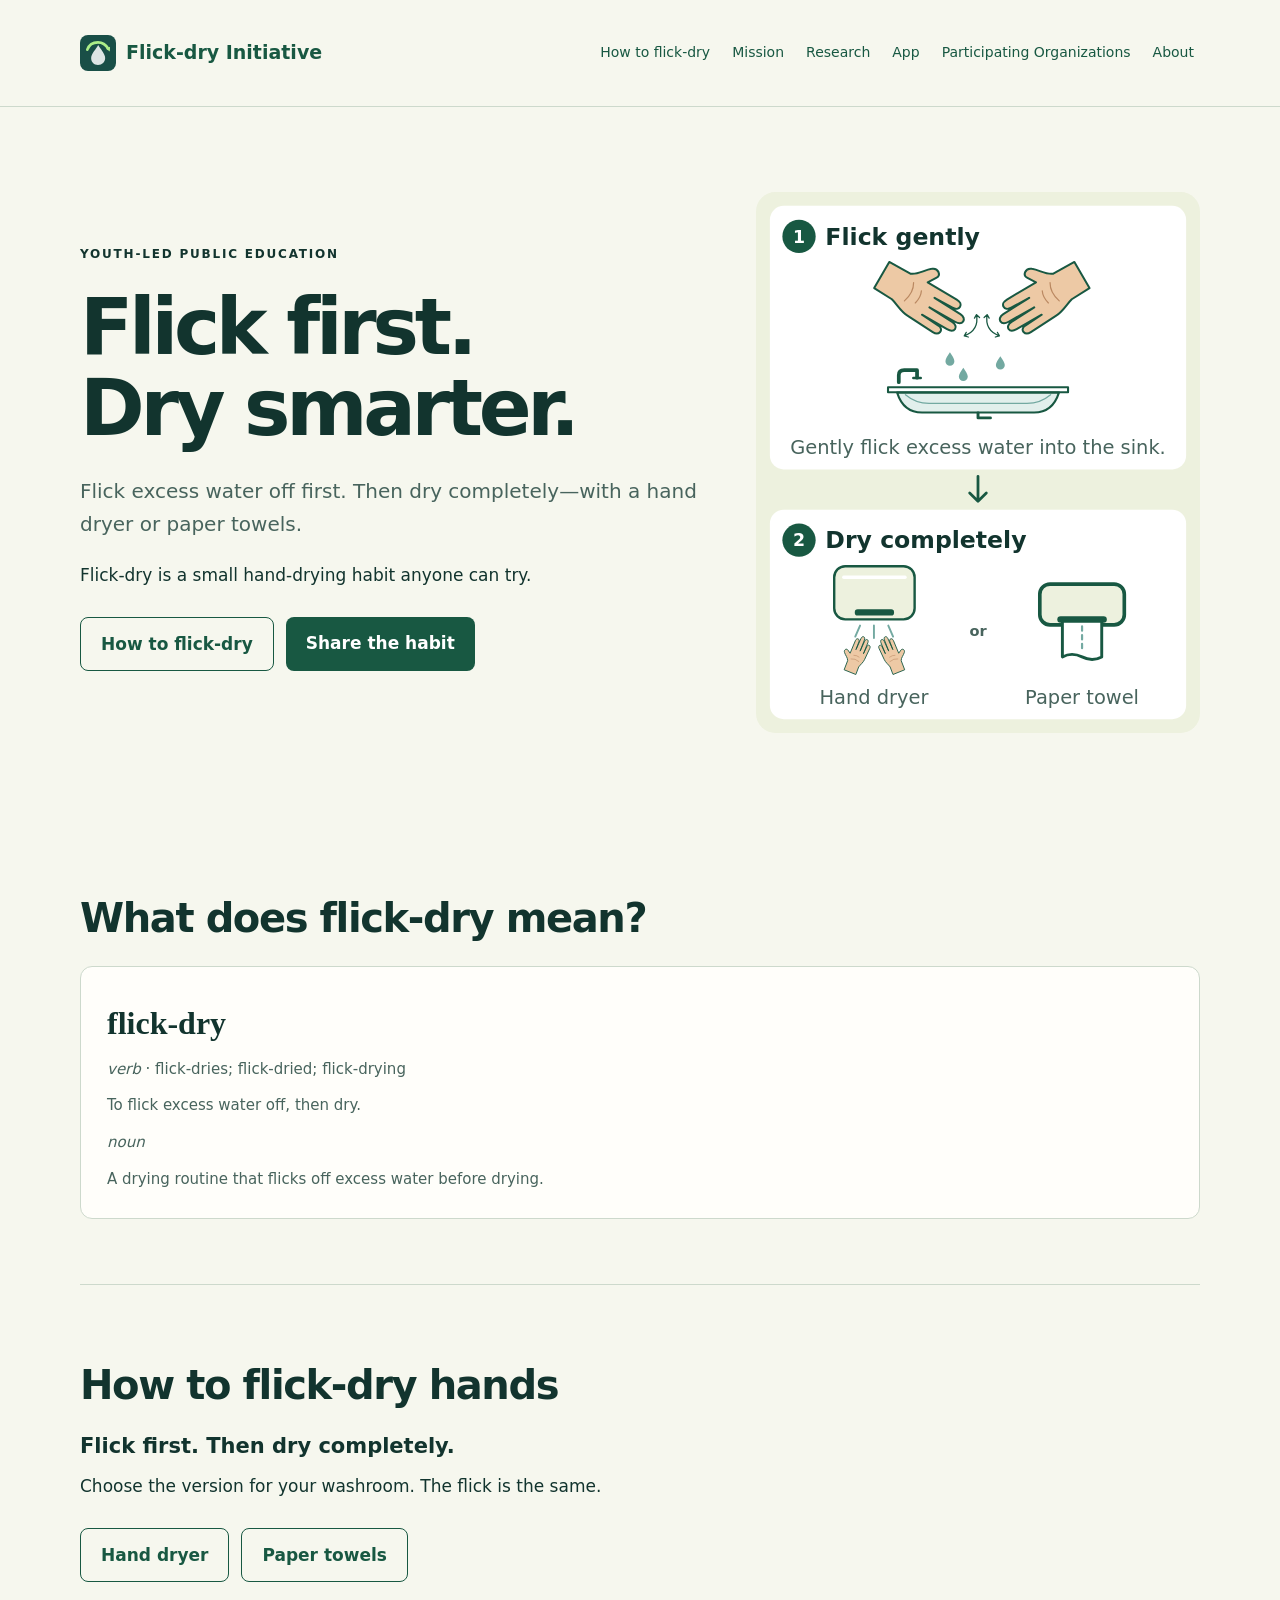
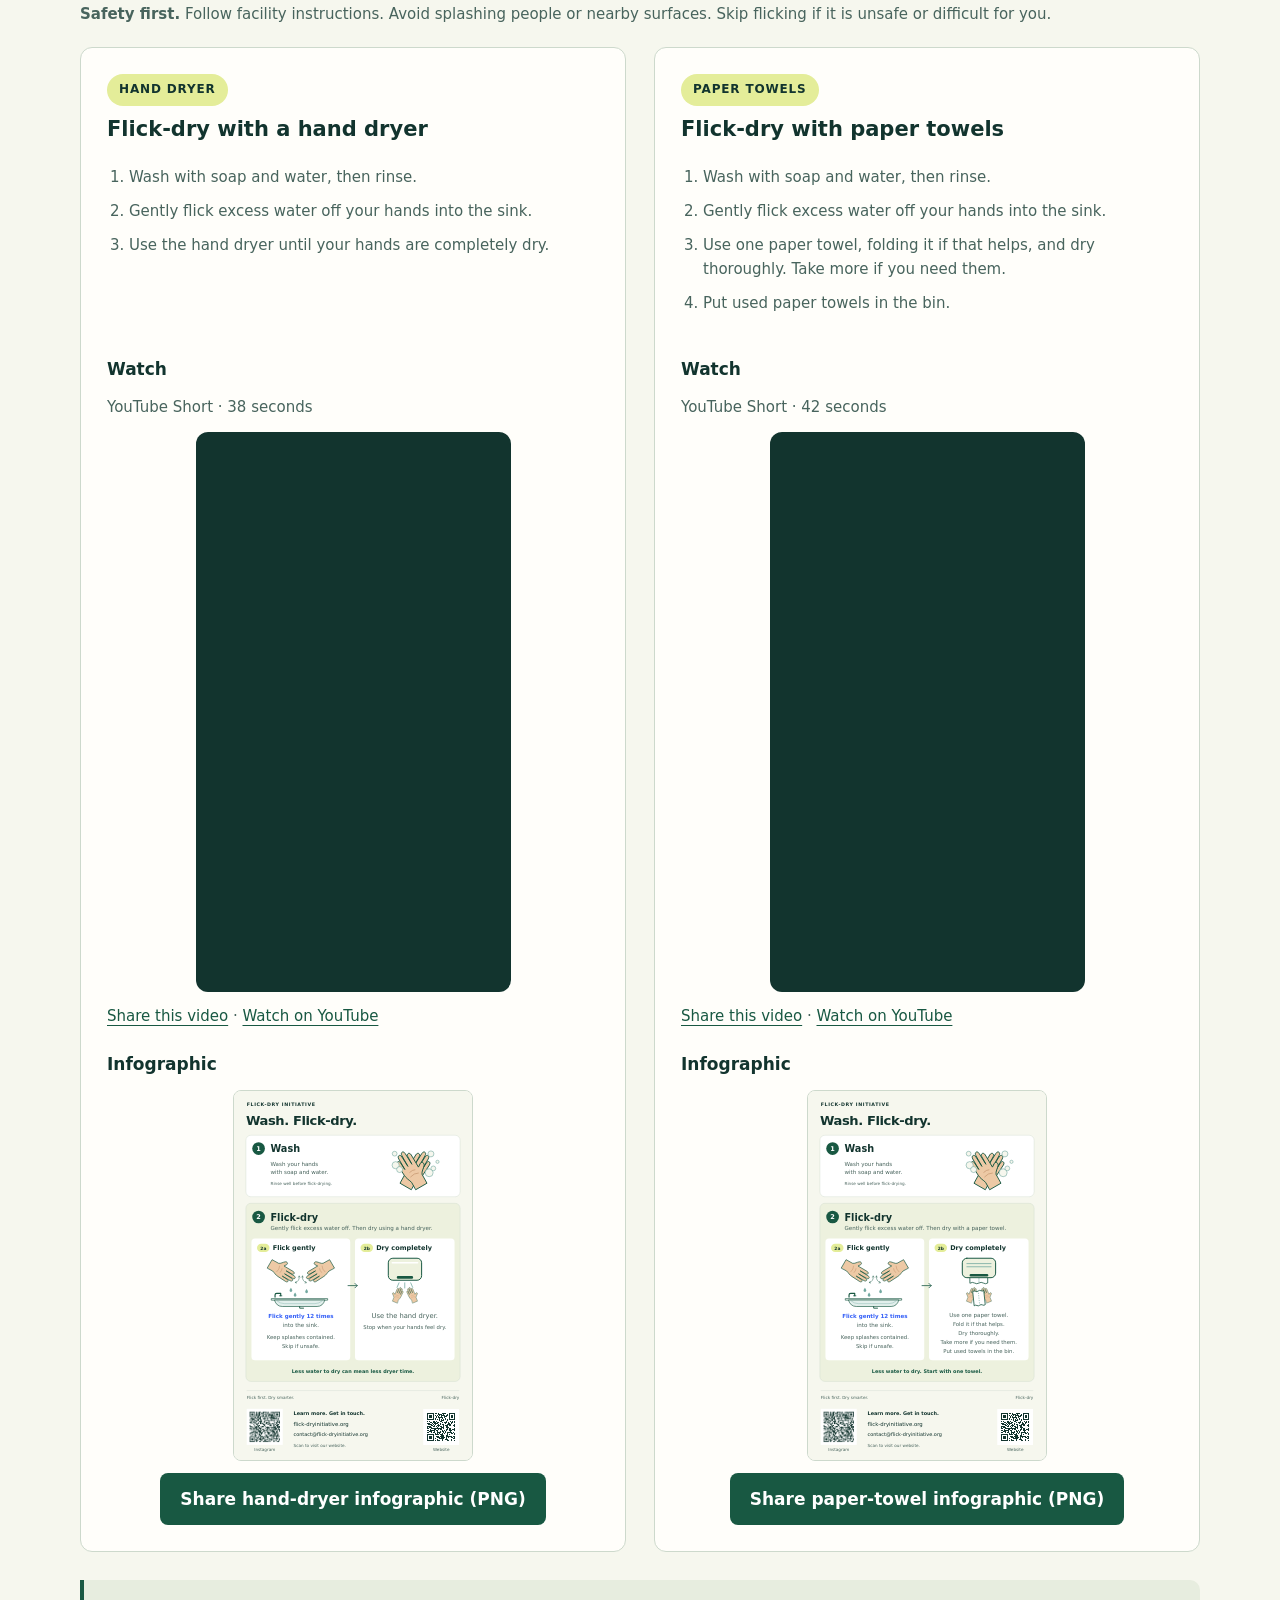
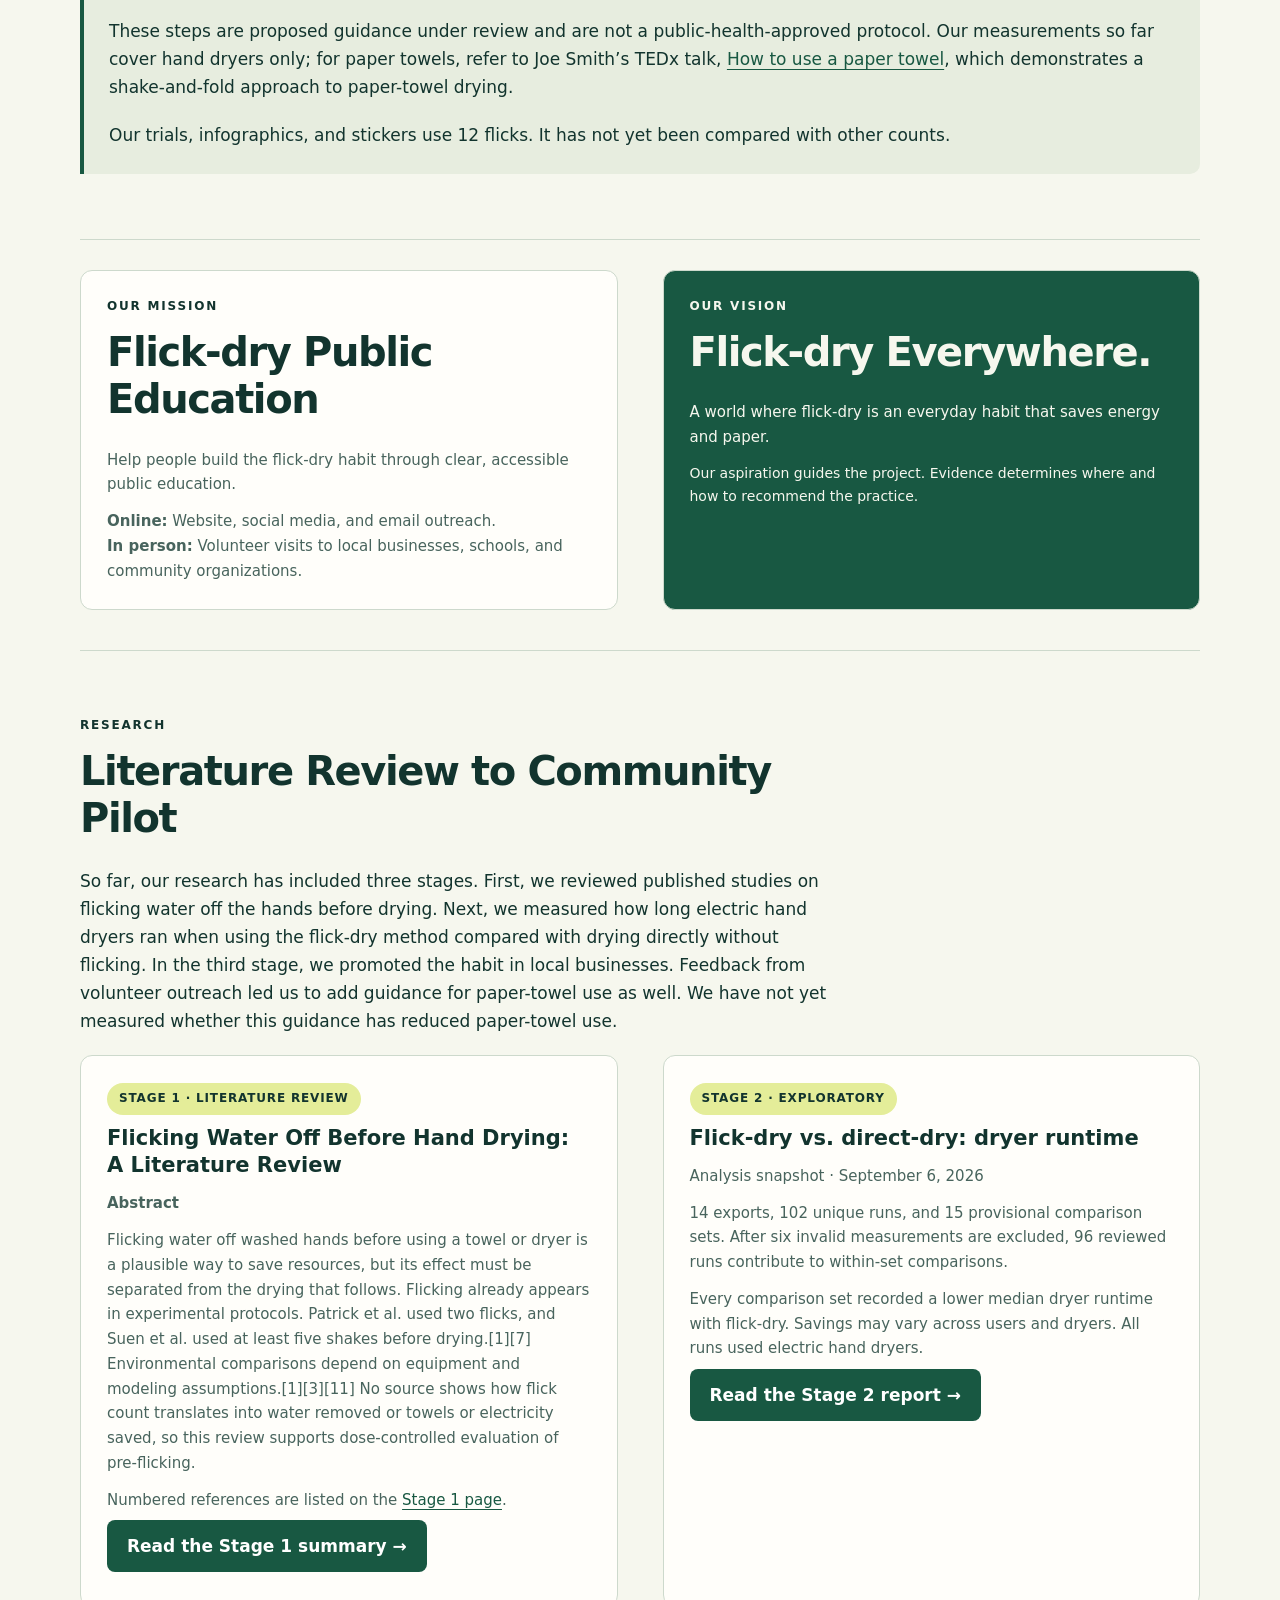
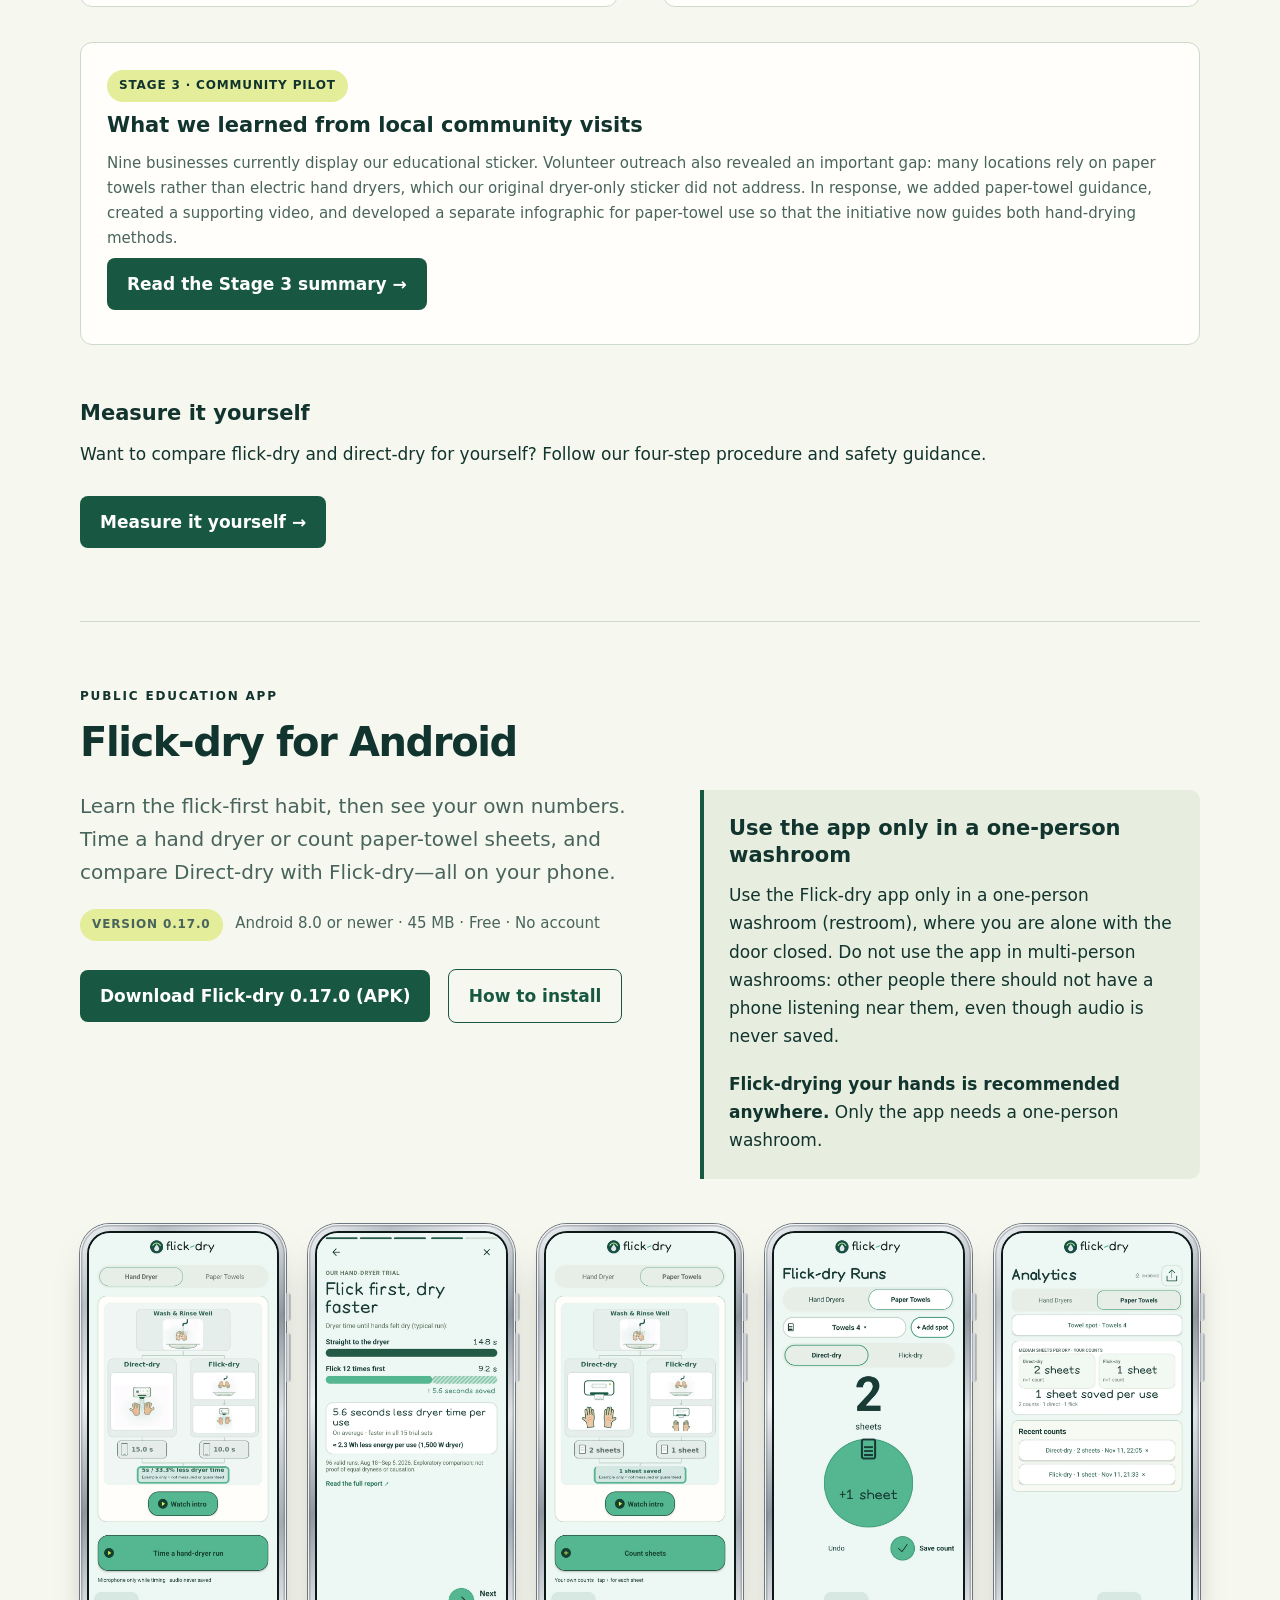
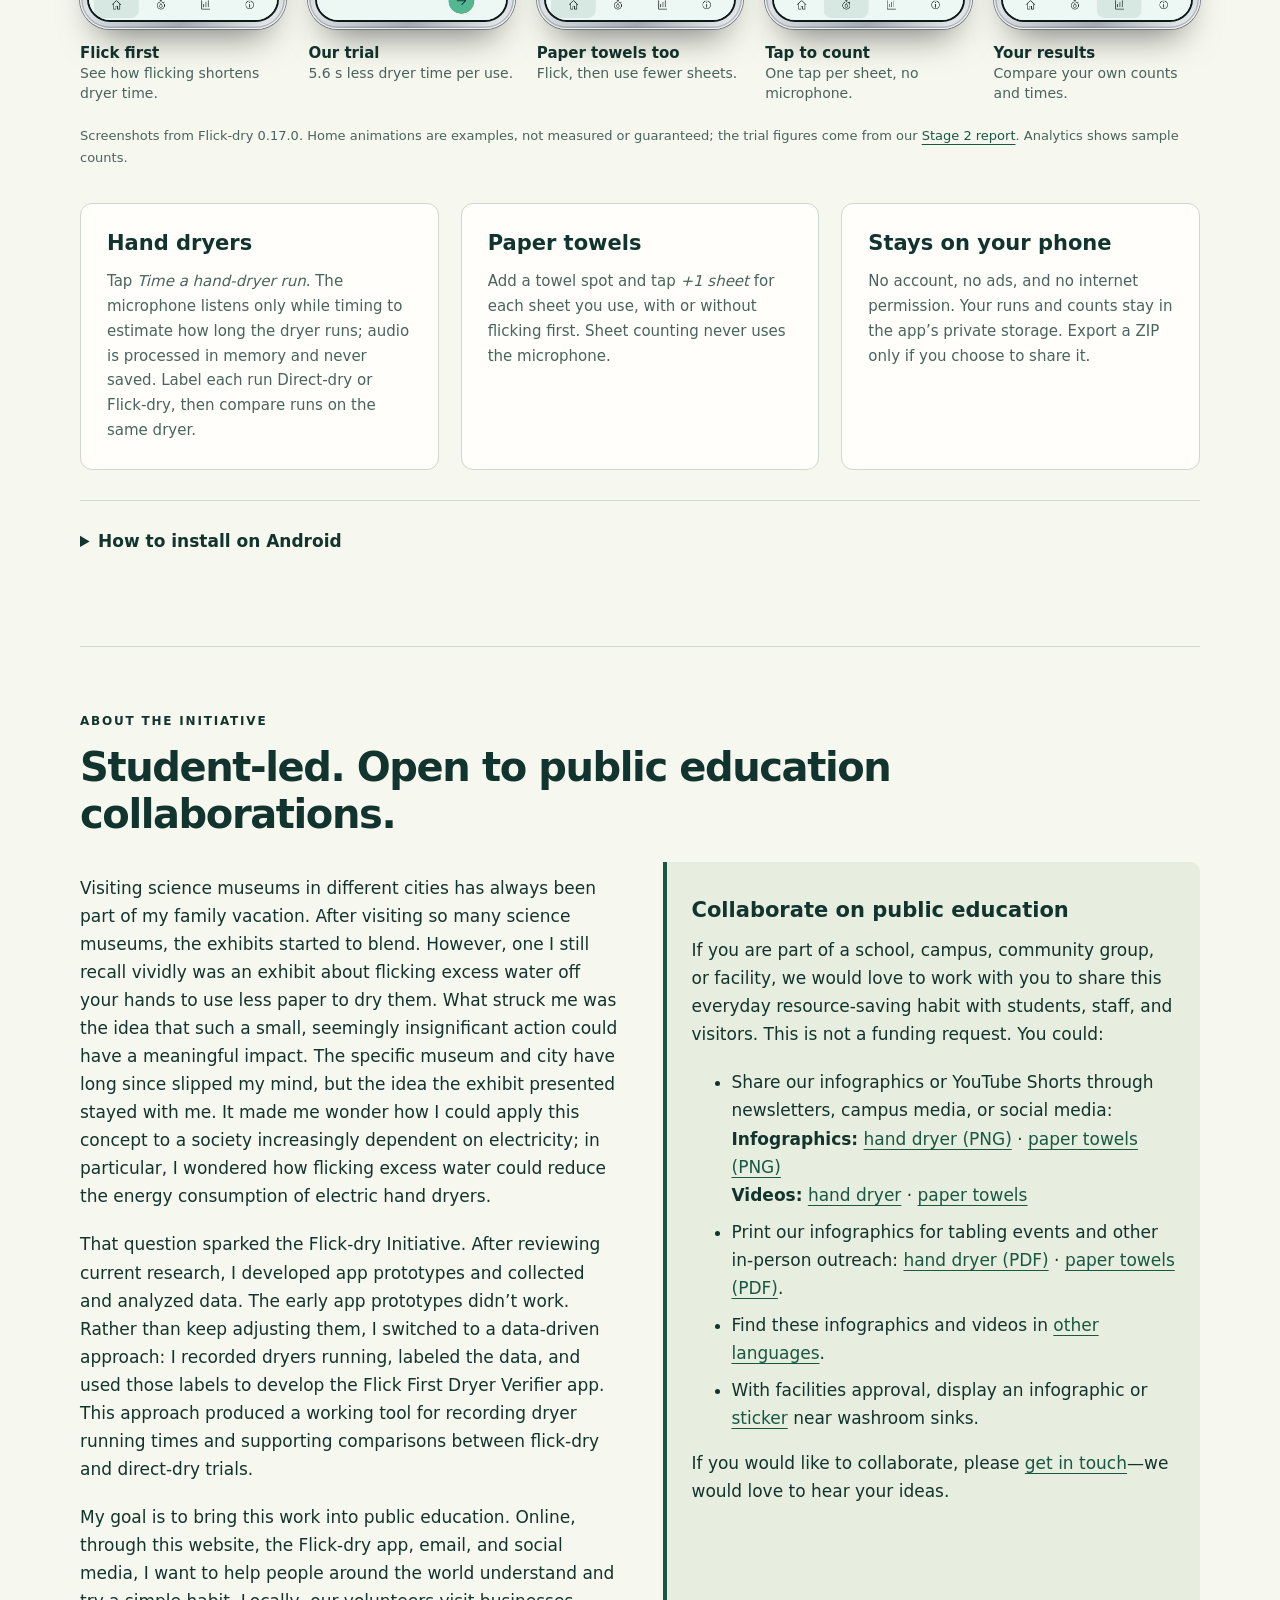
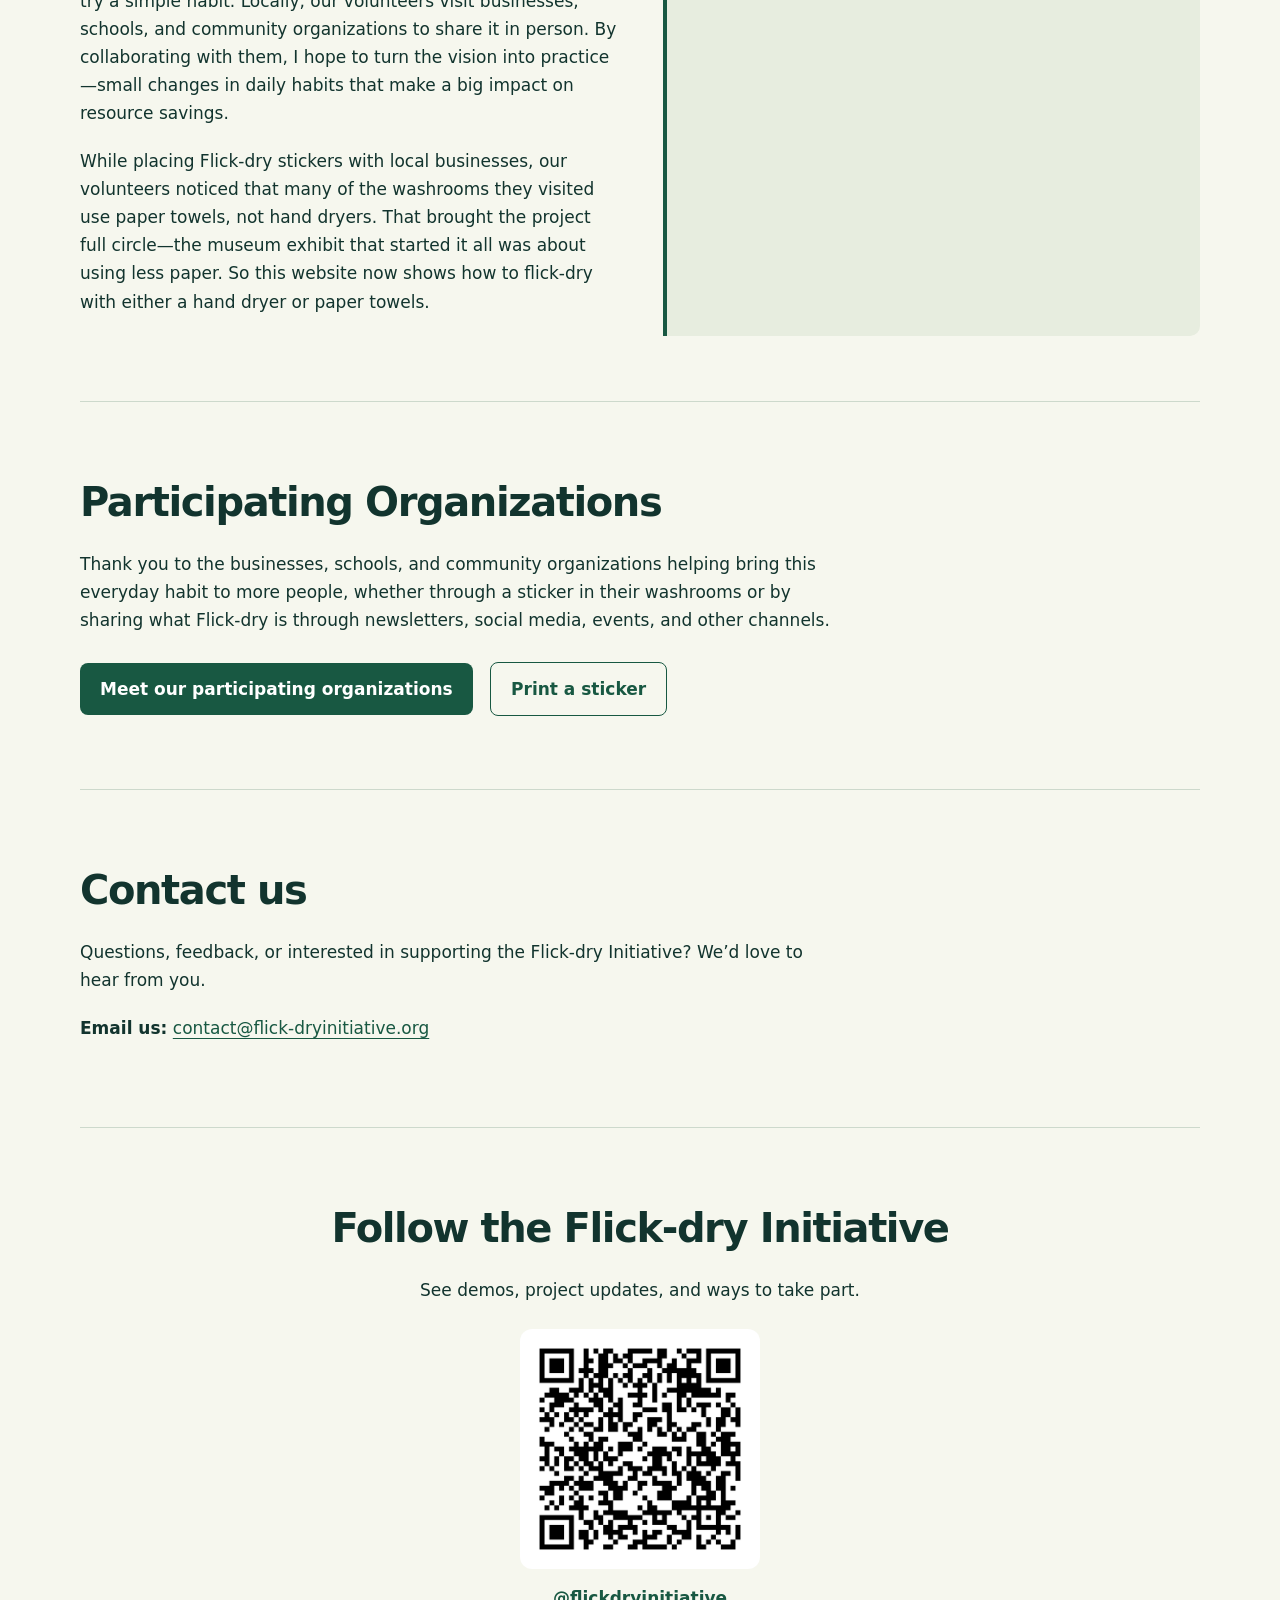
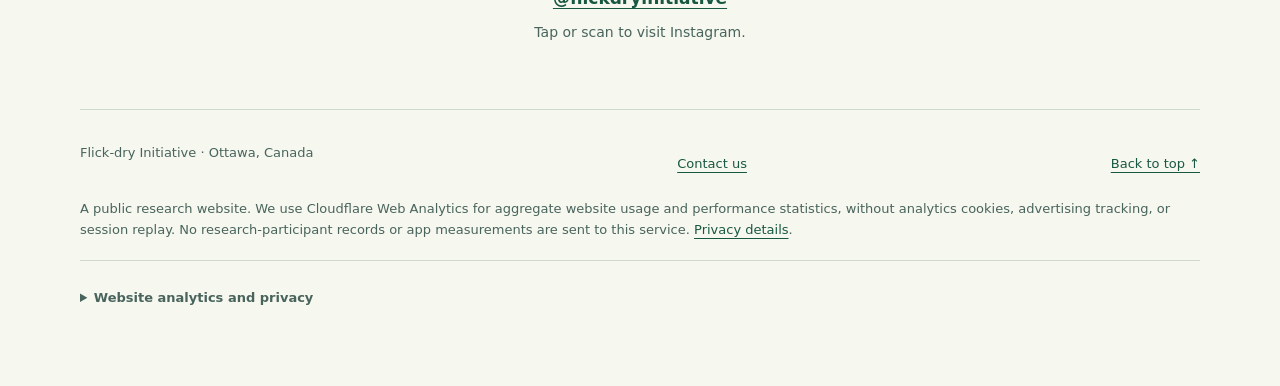
<file: index.html>
<!doctype html>
<html lang="en">

<head>
  <meta charset="utf-8">
  <meta name="viewport" content="width=device-width, initial-scale=1">
  <meta name="description"
    content="Flick first, then dry completely—with a hand dryer or paper towels. Youth-led public education from Ottawa, with research measuring hand-dryer runtime and energy savings.">
  <meta name="referrer" content="strict-origin-when-cross-origin">
  <title>Flick-dry Initiative — Flick first. Dry smarter.</title>
  <link rel="canonical" href="https://flick-dryinitiative.org/">
  <link rel="icon" href="assets/images/logo-v5.svg" type="image/svg+xml">
  <link rel="icon" href="assets/images/favicon-32-v5.png" type="image/png" sizes="32x32">
  <link rel="apple-touch-icon" href="assets/images/apple-touch-icon-v5.png">
  <meta property="og:type" content="website">
  <meta property="og:site_name" content="Flick-dry Initiative">
  <meta property="og:locale" content="en_CA">
  <meta property="og:title" content="Flick-dry Initiative — Flick first. Dry smarter.">
  <meta property="og:description"
    content="Flick first, then dry completely—with a hand dryer or paper towels. Youth-led public education from Ottawa, with research measuring hand-dryer runtime and energy savings.">
  <meta property="og:url" content="https://flick-dryinitiative.org/">
  <meta property="og:image" content="https://flick-dryinitiative.org/assets/images/share-card-v5.png">
  <meta property="og:image:type" content="image/png">
  <meta property="og:image:width" content="1200">
  <meta property="og:image:height" content="630">
  <meta property="og:image:alt"
    content="Flick-dry Initiative — Flick first. Dry smarter. Hands flicking water into a sink, then drying with a hand dryer or a paper towel.">
  <meta name="twitter:card" content="summary_large_image">
  <meta name="twitter:title" content="Flick-dry Initiative — Flick first. Dry smarter.">
  <meta name="twitter:description"
    content="Flick first, then dry completely—with a hand dryer or paper towels. Youth-led public education from Ottawa, with research measuring hand-dryer runtime and energy savings.">
  <meta name="twitter:image" content="https://flick-dryinitiative.org/assets/images/share-card-v5.png">
  <meta name="twitter:image:alt"
    content="Flick-dry Initiative — Flick first. Dry smarter. Hands flicking water into a sink, then drying with a hand dryer or a paper towel.">
  <script type="application/ld+json">
{
  "@context": "https://schema.org",
  "@graph": [
    {
      "@type": "Organization",
      "@id": "https://flick-dryinitiative.org/#organization",
      "name": "Flick-dry Initiative",
      "url": "https://flick-dryinitiative.org/",
      "logo": "https://flick-dryinitiative.org/assets/images/logo-512-v5.png",
      "slogan": "Flick first. Dry smarter.",
      "email": "contact@flick-dryinitiative.org",
      "location": {
        "@type": "Place",
        "address": {
          "@type": "PostalAddress",
          "addressLocality": "Ottawa",
          "addressCountry": "CA"
        }
      }
    }
  ]
}
  </script>
  <style>
    :root {
      --ink: #12342e;
      --muted: #48645d;
      --paper: #f6f7ee;
      --green: #185842;
      --line: #cdd9cc;
      --accent: #e4ed99
    }

    * {
      box-sizing: border-box
    }

    html {
      scroll-behavior: smooth;
      scroll-padding-top: 25px
    }

    body {
      margin: 0;
      background: var(--paper);
      color: var(--ink);
      font: 17px/1.65 system-ui, -apple-system, BlinkMacSystemFont, "Segoe UI", sans-serif
    }

    a {
      color: var(--green);
      text-underline-offset: 4px
    }

    a:hover {
      text-decoration-thickness: 3px
    }

    a:focus-visible,
    summary:focus-visible {
      outline: 3px solid #ad591c;
      outline-offset: 5px
    }

    .wrap {
      width: min(1120px, 90%);
      margin: auto
    }

    .skip {
      position: absolute;
      top: -90px;
      padding: 12px;
      background: white;
      z-index: 2
    }

    .skip:focus {
      top: 8px
    }

    header {
      border-bottom: 1px solid var(--line)
    }

    .bar {
      display: flex;
      justify-content: space-between;
      align-items: center;
      gap: 24px;
      padding: 25px 0
    }

    .brand {
      font-weight: 800;
      text-decoration: none;
      font-size: 19px
    }

    .brand img {
      margin-right: 10px;
      border-radius: 8px
    }

    nav {
      display: flex;
      flex-wrap: wrap;
      min-width: 0;
      max-width: 100%;
      padding: 6px;
      gap: 4px 22px;
      font-size: 14px
    }

    nav a {
      flex-shrink: 0;
      white-space: nowrap;
      text-decoration: none
    }

    .hero {
      display: grid;
      grid-template-columns: 1.4fr 1fr;
      gap: 55px;
      align-items: center;
      padding: 85px 0
    }

    .eyebrow {
      font-size: 12px;
      font-weight: 750;
      letter-spacing: .15em;
      text-transform: uppercase
    }

    h1 {
      font-size: clamp(42px, 6.3vw, 78px);
      line-height: 1.04;
      letter-spacing: -.055em;
      margin: 22px 0 26px
    }

    h2 {
      font-size: clamp(28px, 3.5vw, 40px);
      line-height: 1.18;
      letter-spacing: -.035em;
      margin: 12px 0 24px
    }

    h3 {
      font-size: 21px;
      line-height: 1.3;
      margin: 10px 0
    }

    p {
      margin: 12px 0 20px
    }

    .lead {
      font-size: 20px;
      color: var(--muted);
      max-width: 640px
    }

    .button {
      display: inline-block;
      background: var(--green);
      color: white;
      text-decoration: none;
      padding: 12px 20px;
      border-radius: 8px;
      font-weight: 650;
      margin: 8px 12px 8px 0
    }

    .secondary {
      background: transparent;
      color: var(--green);
      border: 1px solid var(--green)
    }

    .visual {
      background: var(--green);
      color: var(--paper);
      padding: 35px;
      border-radius: 18px
    }

    figure.visual {
      margin: 0
    }

    .visual.steps {
      padding: 0;
      background: transparent
    }

    .visual.steps img {
      display: block;
      width: 100%;
      height: auto
    }

    .visual p {
      font-size: 14px;
      margin: 10px 0 0;
      text-align: center;
      color: #e1ebd8
    }

    .status {
      border-block: 1px solid var(--line);
      padding: 22px 0;
      display: flex;
      align-items: baseline;
      gap: 25px
    }

    .pill {
      display: inline-block;
      max-width: 100%;
      white-space: normal;
      font-size: 12px;
      font-weight: 800;
      letter-spacing: .07em;
      background: var(--accent);
      padding: 6px 12px;
      border-radius: 30px
    }

    .status p {
      margin: 0;
      font-size: 15px
    }

    section {
      padding: 65px 0;
      border-bottom: 1px solid var(--line)
    }

    .intro {
      max-width: 760px
    }

    .card {
      padding: 26px;
      border: 1px solid var(--line);
      border-radius: 12px;
      background: #fffefa
    }

    .card p {
      font-size: 15px;
      color: var(--muted);
      margin-bottom: 0
    }

    .two {
      display: grid;
      grid-template-columns: 1fr 1fr;
      gap: 45px
    }


    .note {
      padding: 25px;
      background: #e7eddf;
      border-left: 4px solid var(--green);
      border-radius: 0 10px 10px 0
    }

    .note p:last-child {
      margin-bottom: 0
    }

    details {
      border-top: 1px solid var(--line);
      padding: 18px 0
    }

    summary {
      cursor: pointer;
      font-weight: 650
    }

    details p {
      color: var(--muted)
    }

    footer {
      padding: 32px 0 45px;
      color: var(--muted);
      font-size: 13px
    }

    .instagram-follow {
      text-align: center
    }

    .instagram-qr {
      display: block;
      width: min(240px, 100%);
      margin: 24px auto 8px;
      border-radius: 12px;
      overflow: hidden
    }

    .instagram-qr img {
      display: block;
      width: 100%;
      height: auto
    }

    .instagram-handle {
      display: inline-flex;
      align-items: center;
      min-height: 44px;
      font-weight: 650
    }

    .instagram-hint {
      margin: 0;
      color: var(--muted);
      font-size: 14px
    }

    .footerline {
      display: flex;
      justify-content: space-between;
      gap: 25px
    }

    li {
      margin-bottom: 9px
    }

    .app-intro {
      display: grid;
      grid-template-columns: minmax(0, 1.15fr) minmax(0, 1fr);
      gap: 45px;
      align-items: start
    }

    .app-intro .lead {
      margin-top: 0
    }

    .app-meta {
      color: var(--muted);
      font-size: 15px
    }

    .app-meta .pill {
      margin-right: 8px
    }

    .washroom-note h3 {
      margin-top: 0
    }

    .app-shots {
      display: grid;
      grid-template-columns: repeat(5, minmax(0, 1fr));
      gap: 22px;
      margin: 45px 0 0;
      padding: 0
    }

    .app-shot {
      margin: 0
    }

    /* Stainless-steel phone frame with two side buttons (matches the 0.17.0 Instagram launch post). */
    .app-phone {
      position: relative;
      display: block;
      padding: 7px;
      border-radius: 30px;
      background: linear-gradient(135deg, #f4f6f8 0%, #b9bfc6 14%, #eef1f4 30%, #8f969e 48%, #dfe3e7 64%, #a4abb3 82%, #f2f4f6 100%);
      box-shadow: 0 0 0 1px #6f767e, inset 0 0 0 1px rgba(255, 255, 255, .85), inset 0 0 0 2.5px rgba(90, 97, 105, .35),
        0 22px 36px -18px rgba(0, 0, 0, .55)
    }

    .app-phone::before,
    .app-phone::after {
      content: "";
      position: absolute;
      right: -4px;
      width: 4px;
      border-radius: 0 3px 3px 0;
      background: linear-gradient(90deg, #8f969e, #e9ecef 50%, #9aa1a9);
      box-shadow: 1px 0 0 rgba(0, 0, 0, .18)
    }

    .app-phone::before {
      top: 17%;
      height: 7%
    }

    .app-phone::after {
      top: 27%;
      height: 12%
    }

    .app-shot img {
      display: block;
      width: 100%;
      height: auto;
      border: 2px solid #0c1a17;
      border-radius: 23px;
      background: #0c1a17
    }

    .app-shot figcaption {
      margin-top: 14px;
      font-size: 14px;
      line-height: 1.4;
      color: var(--muted)
    }

    .app-shot figcaption strong {
      display: block;
      color: var(--ink);
      font-size: 15px
    }

    .app-shots-note {
      font-size: 13px;
      color: var(--muted);
      margin: 22px 0 35px
    }

    .app-features {
      display: grid;
      grid-template-columns: repeat(3, minmax(0, 1fr));
      gap: 22px;
      margin-bottom: 30px
    }

    .app-features h3 {
      margin-top: 0
    }

    .checksum {
      font-size: 13px
    }

    .checksum code {
      overflow-wrap: anywhere;
      word-break: break-all
    }

    @media(max-width:900px) {
      .app-shots {
        grid-template-columns: none;
        grid-auto-flow: column;
        grid-auto-columns: minmax(190px, 42%);
        overflow-x: auto;
        scroll-snap-type: x mandatory;
        padding: 0 6px 14px 0
      }

      .app-shot {
        scroll-snap-align: start
      }
    }

    @media(max-width:760px) {
      .app-intro,
      .app-features {
        grid-template-columns: 1fr;
        gap: 20px
      }

      .app-shots {
        grid-auto-columns: 62%
      }
    }

    /* Keep content usable with narrow screens, large text, and display cutouts. */
    body {
      overflow-wrap: anywhere;
      padding-left: env(safe-area-inset-left, 0px);
      padding-right: env(safe-area-inset-right, 0px);
      padding-bottom: env(safe-area-inset-bottom, 0px)
    }

    .hero>*,
    .two>* {
      min-width: 0
    }

    .status>.pill {
      flex-shrink: 0
    }

    .button {
      max-width: 100%;
      text-align: center
    }

    .brand,
    nav a,
    .footerline a {
      display: inline-flex;
      align-items: center;
      min-height: 44px
    }

    summary {
      min-height: 44px;
      padding-block: 8px
    }

    .how-format {
      font-size: 15px;
      color: var(--muted)
    }

    .how-pathways {
      gap: 28px;
      margin: 20px 0 28px
    }

    .pathway-jump,
    .hero-actions {
      display: flex;
      flex-wrap: wrap;
      gap: 0 4px
    }

    .pathway-jump .button,
    .hero-actions .button {
      display: inline-block;
      width: auto;
      margin: 8px 8px 8px 0
    }

    .how-safety {
      font-size: 15px;
      color: var(--muted)
    }

    /* Each method card carries its own video and infographic; media aligns across the pair. */
    .how-pathways .card {
      display: flex;
      flex-direction: column
    }

    .how-pathways .pill {
      align-self: flex-start
    }

    .pathway-media {
      margin-top: auto;
      padding-top: 8px
    }

    .pathway-media h4 {
      margin: 22px 0 4px;
      font-size: 17px
    }

    .pathway-media iframe,
    .pathway-media video {
      display: block;
      width: 100%;
      max-width: 315px;
      aspect-ratio: 9/16;
      height: auto;
      margin: 12px auto;
      border: 0;
      border-radius: 12px;
      background: #12342e
    }

    .pathway-infographic {
      display: block;
      max-width: 240px;
      margin: 12px auto
    }

    .pathway-infographic img {
      display: block;
      width: 100%;
      height: auto;
      border: 1px solid var(--line);
      border-radius: 8px
    }

    .pathway-media .button {
      display: block;
      width: fit-content;
      margin: 12px auto 0
    }

    .how-pathways ol {
      font-size: 15px;
      color: var(--muted);
      padding-left: 22px;
      margin: 12px 0 0
    }

    /* Tablets retain paired cards, without squeezing the hero or navigation. */
    @media (min-width: 761px) and (max-width: 1100px) {
      .bar {
        flex-wrap: wrap;
        gap: 12px
      }

      nav {
        column-gap: 20px;
        row-gap: 4px
      }

      .hero {
        grid-template-columns: minmax(0, 1.2fr) minmax(0, 1fr);
        gap: 28px;
        padding: 55px 0
      }

      .visual {
        padding: 22px
      }

      .two {
        gap: 24px
      }

      .card {
        padding: 22px
      }
    }

    @media(max-width:760px) {
      .bar {
        align-items: flex-start;
        flex-direction: column;
        gap: 15px
      }

      .bar {
        padding: 16px 0
      }

      nav {
        width: 100%;
        gap: 4px 18px;
        font-size: 14px
      }

      nav a {
        justify-content: center;
        line-height: 1.4
      }

      .hero {
        grid-template-columns: 1fr;
        padding: 45px 0;
        gap: 30px
      }

      .visual {
        max-width: 400px;
        justify-self: center;
        padding: 25px
      }

      .two {
        grid-template-columns: 1fr;
        gap: 20px
      }

      .status {
        flex-direction: column;
        gap: 10px
      }

      section {
        padding: 45px 0
      }

      .footerline {
        flex-direction: column;
        gap: 8px
      }
    }

    @media (max-width: 480px) {
      .wrap {
        width: calc(100% - 32px)
      }

      h1 {
        font-size: clamp(36px, 10vw, 48px)
      }

      .lead {
        font-size: 18px
      }

      .card,
      .note {
        padding: 20px
      }

      .visual {
        width: 100%;
        padding: 18px
      }

      .button {
        display: block;
        width: 100%;
        margin: 16px 0 8px
      }

      ol,
      ul {
        padding-left: 24px
      }
    }

    @media (pointer: coarse) {
      nav a {
        min-width: 44px
      }

      a {
        touch-action: manipulation
      }
    }

    @media(prefers-reduced-motion:reduce) {
      html {
        scroll-behavior: auto
      }
    }

    @media print {
      body {
        background: white
      }

      .visual {
        display: none
      }

      .hero {
        display: block;
        padding: 20px 0
      }

      .button,
      nav {
        display: none
      }

      section {
        padding: 20px 0
      }

      .card {
        break-inside: avoid
      }
    }
  </style>
</head>

<body>
  <a class="skip" href="#main">Skip to content</a>
  <header>
    <div class="wrap bar"><a class="brand" href="#"><img src="assets/images/logo-v5.svg" width="36" height="36"
          alt="">Flick-dry Initiative</a>
      <nav aria-label="Main navigation"><a href="#how-to-flick-dry">How to
          flick-dry</a><a href="#mission-vision">Mission</a><a href="#research">Research</a><a href="#app">App</a>
        <a href="community/">Participating Organizations</a>
        <a href="#about">About</a>
      </nav>
    </div>
  </header>
  <main id="main" class="wrap">
    <div class="hero">
      <div>
        <div class="eyebrow">Youth-led public education</div>
        <h1>Flick first.<br>Dry smarter.</h1>
        <p class="lead">Flick excess water off first. Then dry completely—with a hand dryer or paper towels.</p>
        <p>Flick-dry is a small hand-drying habit anyone can try.</p>
        <div class="hero-actions">
          <a class="button secondary" href="#how-to-flick-dry">How to flick-dry</a>
          <a class="button" href="#collaborate-heading">Share the habit</a>
        </div>
      </div>
      <figure class="visual steps">
        <img src="assets/images/flick-then-dry-v5.svg" width="640" height="780" decoding="async"
          alt="Step 1: gently flick excess water into the sink. Step 2: dry completely with a hand dryer or a paper towel.">
      </figure>
    </div>
    <section id="flick-dry" aria-labelledby="flick-dry-heading">
      <h2 id="flick-dry-heading">What does flick-dry mean?</h2>
      <article class="card" aria-labelledby="flick-dry-word">
        <h3 id="flick-dry-word" style="font-family:Georgia,serif;font-size:32px">flick-dry</h3>
        <p><em>verb</em> · flick-dries; flick-dried; flick-drying</p>
        <p>To flick excess water off, then dry.</p>
        <p><em>noun</em></p>
        <p>A drying routine that flicks off excess water before drying.</p>
      </article>
    </section>
    <section id="how-to-flick-dry" aria-labelledby="how-to-flick-dry-heading">
      <h2 id="how-to-flick-dry-heading">How to flick-dry hands</h2>
      <h3 id="pathways-heading">Flick first. Then dry completely.</h3>
      <p>Choose the version for your washroom. The flick is the same.</p>
      <div class="pathway-jump" role="group" aria-label="Jump to a drying method">
        <a class="button secondary" href="#hand-dryer">Hand dryer</a>
        <a class="button secondary" href="#paper-towels">Paper towels</a>
      </div>
      <p class="how-safety"><strong>Safety first.</strong> Follow facility instructions. Avoid splashing people or
        nearby
        surfaces. Skip flicking if it is unsafe or difficult for you.</p>
      <div class="two how-pathways">
        <article class="card" id="hand-dryer" aria-labelledby="pathway-dryer-heading">
          <span class="pill">HAND DRYER</span>
          <h3 id="pathway-dryer-heading">Flick-dry with a hand dryer</h3>
          <ol>
            <li>Wash with soap and water, then rinse.</li>
            <li>Gently flick excess water off your hands into the sink.</li>
            <li>Use the hand dryer until your hands are completely dry.</li>
          </ol>
          <div class="pathway-media">
            <h4>Watch</h4>
            <p class="how-format">YouTube Short · 38 seconds</p>
            <iframe src="https://www.youtube-nocookie.com/embed/KuhwQ-MNEbQ"
              title="How to flick-dry your hands with a hand dryer" width="360" height="640" loading="lazy"
              referrerpolicy="strict-origin-when-cross-origin"
              allow="accelerometer; autoplay; clipboard-write; encrypted-media; gyroscope; picture-in-picture; web-share"
              allowfullscreen></iframe>
            <p class="how-format"><a href="videos/hand-dryer/"
                data-share-title="How to flick-dry your hands with a hand dryer">Share this video</a> · <a
                href="https://youtube.com/shorts/KuhwQ-MNEbQ" target="_blank" rel="noopener noreferrer">Watch on
                YouTube</a></p>
            <h4 id="infographic">Infographic</h4>
            <a class="pathway-infographic" href="assets/images/wash-flick-dry-hand-dryer-v5.svg">
              <img src="assets/images/wash-flick-dry-hand-dryer-v5.svg" width="1200" height="1860" loading="lazy"
                decoding="async"
                alt="Hand-dryer infographic: wash with soap and water, gently flick excess water off into the sink (skip if unsafe), then use the hand dryer until your hands feel dry. Footer includes website and Instagram QR codes. Opens full-size.">
            </a>
            <a class="button" href="assets/images/wash-flick-dry-hand-dryer-v5.png"
              download="wash-flick-dry-hand-dryer.png">Share hand-dryer infographic (PNG)</a>
          </div>
        </article>
        <article class="card" id="paper-towels" aria-labelledby="pathway-paper-heading">
          <span class="pill">PAPER TOWELS</span>
          <h3 id="pathway-paper-heading">Flick-dry with paper towels</h3>
          <ol>
            <li>Wash with soap and water, then rinse.</li>
            <li>Gently flick excess water off your hands into the sink.</li>
            <li>Use one paper towel, folding it if that helps, and dry thoroughly. Take more if you need them.
            </li>
            <li>Put used paper towels in the bin.</li>
          </ol>
          <div class="pathway-media">
            <h4>Watch</h4>
            <p class="how-format">YouTube Short · 42 seconds</p>
            <iframe src="https://www.youtube-nocookie.com/embed/HedoPrI0a1o"
              title="How to flick-dry your hands with paper towels" width="360" height="640" loading="lazy"
              referrerpolicy="strict-origin-when-cross-origin"
              allow="accelerometer; autoplay; clipboard-write; encrypted-media; gyroscope; picture-in-picture; web-share"
              allowfullscreen></iframe>
            <p class="how-format"><a href="videos/paper-towels/"
                data-share-title="How to flick-dry your hands with paper towels">Share this video</a> · <a
                href="https://youtube.com/shorts/HedoPrI0a1o" target="_blank" rel="noopener noreferrer">Watch on
                YouTube</a></p>
            <h4>Infographic</h4>
            <a class="pathway-infographic" href="assets/images/wash-flick-dry-paper-towels-v5.svg">
              <img src="assets/images/wash-flick-dry-paper-towels-v5.svg" width="1200" height="1860" loading="lazy"
                decoding="async"
                alt="Paper-towel infographic: wash with soap and water, gently flick excess water off into the sink (skip if unsafe), then use one paper towel, folding it if that helps, and dry thoroughly. Take more if you need them, and put used towels in the bin. Footer includes website and Instagram QR codes. Opens full-size.">
            </a>
            <a class="button" href="assets/images/wash-flick-dry-paper-towels-v5.png"
              download="wash-flick-dry-paper-towels.png">Share paper-towel infographic (PNG)</a>
          </div>
        </article>
      </div>
      <div class="note">
        <p>These steps are proposed guidance under review and are not a public-health-approved protocol. Our
          measurements so far cover hand dryers only; for paper towels, refer to Joe Smith’s TEDx talk, <a
            href="https://www.ted.com/talks/joe_smith_how_to_use_a_paper_towel" target="_blank"
            rel="noopener noreferrer">How to use a paper towel</a>, which demonstrates a shake-and-fold approach to
          paper-towel drying.</p>
        <p>Our trials, infographics, and stickers use 12 flicks. It has
          not yet been compared with other counts.</p>
      </div>
    </section>
    <section id="mission-vision" aria-label="Our mission and vision" style="padding:30px 0 40px">
      <div class="two">
        <article class="card">
          <div class="eyebrow">Our mission</div>
          <h2>Flick-dry Public Education</h2>
          <p>Help people build the flick-dry habit through clear, accessible public education.</p>
          <p><strong>Online:</strong> Website, social media, and email outreach.<br>
            <strong>In person:</strong> Volunteer visits to local businesses, schools, and community organizations.
          </p>
        </article>
        <article class="card" style="background:var(--green);color:var(--paper)">
          <div class="eyebrow">Our vision</div>
          <h2>Flick-dry Everywhere.</h2>
          <p style="color:var(--paper)">A world where flick-dry is an everyday habit that saves
            energy and paper.</p>
          <p style="font-size:14px;color:var(--paper)">Our aspiration guides the project. Evidence determines where and
            how to recommend the practice.</p>
        </article>
      </div>
    </section>

    <section id="research">
      <div id="publications"></div>
      <div id="question"></div>
      <div id="paper-towel-question"></div>
      <div class="intro">
        <div class="eyebrow">Research</div>
        <h2>Literature Review to Community Pilot</h2>
        <p>So far, our research has included three stages. First, we reviewed published studies on flicking water off
          the hands before drying. Next, we measured how long electric hand dryers ran when using the flick-dry method
          compared with drying directly without flicking. In the third stage, we promoted the habit in local businesses.
          Feedback from volunteer outreach led us to add guidance for paper-towel use as well. We have not yet
          measured whether this guidance has reduced paper-towel use.</p>
      </div>
      <div class="two">
        <article class="card"><span class="pill">STAGE 1 · LITERATURE REVIEW</span>
          <h3>Flicking Water Off Before Hand Drying: A Literature Review</h3>
          <p><strong>Abstract</strong></p>
          <p>Flicking water off washed hands before using a towel or dryer is a plausible way to save resources, but its
            effect must be separated from the drying that follows. Flicking already appears in experimental protocols.
            Patrick et al. used two flicks, and Suen et al. used at least five shakes before drying.[1][7] Environmental
            comparisons depend on equipment and modeling assumptions.[1][3][11] No source shows how flick count
            translates into water removed or towels or electricity saved, so this review supports dose-controlled
            evaluation of pre-flicking.</p>

          <p>Numbered references are listed on the <a href="research/stage-1/#references">Stage 1 page</a>.</p><a
            class="button" href="research/stage-1/">Read the Stage 1 summary →</a>
        </article>
        <article class="card"><span class="pill">STAGE 2 · EXPLORATORY</span>
          <h3>Flick-dry vs. direct-dry: dryer runtime</h3>
          <p>Analysis snapshot · September 6, 2026</p>
          <p>14 exports, 102 unique runs, and 15 provisional comparison sets. After six invalid measurements are
            excluded, 96 reviewed runs contribute to within-set comparisons.</p>
          <p>Every comparison set recorded a lower median
            dryer runtime with flick-dry. Savings may vary across users and dryers. All
            runs used electric hand dryers.</p><a class="button" href="research/stage-2/">Read the Stage 2
            report →</a>
        </article>
      </div>
      <article class="card" style="margin-top:35px"><span class="pill">STAGE 3 · COMMUNITY PILOT</span>
        <h3>What we learned from local community visits</h3>
        <p>Nine businesses currently display our educational sticker. Volunteer outreach also revealed an important gap:
          many locations rely on paper towels rather than electric hand dryers, which our original dryer-only sticker
          did not address. In response, we added paper-towel guidance, created a supporting video, and developed a
          separate infographic for paper-towel use so that the initiative now guides both hand-drying methods. </p><a
          class="button" href="research/stage-3/">Read the Stage 3 summary →</a>
      </article>
      <div id="methods"></div>
      <h3 id="measure-it-yourself" style="margin-top:55px">Measure it yourself</h3>
      <p>Want to compare flick-dry and direct-dry for yourself? Follow our four-step procedure and safety guidance.</p>
      <a class="button" href="research/measure-it-yourself/">Measure it yourself →</a>
    </section>
    <section id="app" aria-labelledby="app-heading">
      <div id="pilot"></div>
      <div class="eyebrow">Public education app</div>
      <h2 id="app-heading">Flick-dry for Android</h2>
      <div class="app-intro">
        <div>
          <p class="lead">Learn the flick-first habit, then see your own numbers. Time a hand dryer or count paper-towel
            sheets, and compare Direct-dry with Flick-dry—all on your phone.</p>
          <p class="app-meta"><span class="pill">VERSION 0.17.0</span> Android 8.0 or newer · 45 MB · Free · No
            account</p>
          <a class="button app-download" href="app/Flick-dry-0.17.0.apk" download
            type="application/vnd.android.package-archive">Download Flick-dry 0.17.0 (APK)</a>
          <a class="button secondary" href="#install-app">How to install</a>
        </div>
        <aside class="note washroom-note" aria-labelledby="washroom-heading">
          <h3 id="washroom-heading">Use the app only in a one-person washroom</h3>
          <p>Use the Flick-dry app only in a one-person washroom (restroom), where you are alone with the door
            closed. Do not use the app in multi-person washrooms: other people there should not have a phone listening
            near them, even though audio is never saved.</p>
          <p><strong>Flick-drying your hands is recommended anywhere.</strong> Only the app needs a one-person
            washroom.</p>
        </aside>
      </div>

      <div class="app-shots" role="list" aria-label="Flick-dry app screenshots">
        <figure class="app-shot" role="listitem">
          <span class="app-phone"><img src="assets/images/app/app-0.17.0-home-hand-dryer.webp" width="720" height="1480" loading="lazy"
            decoding="async"
            alt="Flick-dry Home in Hand Dryer mode: an animation compares 15 seconds of direct-drying with 10 seconds after flicking, 5 seconds or 33.3% less dryer time, labelled as an example, with Watch intro and Time a hand-dryer run buttons."></span>
          <figcaption><strong>Flick first</strong> See how flicking shortens dryer time.</figcaption>
        </figure>
        <figure class="app-shot" role="listitem">
          <span class="app-phone"><img src="assets/images/app/app-0.17.0-trial-result.webp" width="720" height="1480" loading="lazy"
            decoding="async"
            alt="Intro page from our hand-dryer trial: straight to the dryer 14.8 seconds, flick 12 times first 9.2 seconds, 5.6 seconds less dryer time per use, about 2.3 Wh less energy per use with a 1,500 W dryer."></span>
          <figcaption><strong>Our trial</strong> 5.6 s less dryer time per use.</figcaption>
        </figure>
        <figure class="app-shot" role="listitem">
          <span class="app-phone"><img src="assets/images/app/app-0.17.0-home-paper-towels.webp" width="720" height="1480" loading="lazy"
            decoding="async"
            alt="Flick-dry Home in Paper Towels mode: an animation shows 2 sheets for direct-dry and 1 sheet after flicking, 1 sheet saved, with a Count sheets button."></span>
          <figcaption><strong>Paper towels too</strong> Flick, then use fewer sheets.</figcaption>
        </figure>
        <figure class="app-shot" role="listitem">
          <span class="app-phone"><img src="assets/images/app/app-0.17.0-count-sheets.webp" width="720" height="1480" loading="lazy"
            decoding="async"
            alt="Flick-dry Runs, Paper Towels: a towel spot, Direct-dry and Flick-dry choices, a counter showing 2 sheets, a large plus one sheet button, Undo and Save count."></span>
          <figcaption><strong>Tap to count</strong> One tap per sheet, no microphone.</figcaption>
        </figure>
        <figure class="app-shot" role="listitem">
          <span class="app-phone"><img src="assets/images/app/app-0.17.0-analytics-paper-towels.webp" width="720" height="1480"
            loading="lazy" decoding="async"
            alt="Analytics for paper towels, marked On device: median sheets per dry, Direct-dry 2 sheets and Flick-dry 1 sheet, 1 sheet saved per use, with recent counts."></span>
          <figcaption><strong>Your results</strong> Compare your own counts and times.</figcaption>
        </figure>
      </div>
      <p class="app-shots-note">Screenshots from Flick-dry 0.17.0. Home animations are examples, not measured or
        guaranteed; the trial figures come from our <a href="research/stage-2/">Stage 2 report</a>. Analytics shows
        sample counts.</p>

      <div class="app-features">
        <article class="card">
          <h3>Hand dryers</h3>
          <p>Tap <em>Time a hand-dryer run</em>. The microphone listens only while timing to estimate how long the
            dryer runs; audio is processed in memory and never saved. Label each run Direct-dry or Flick-dry, then
            compare runs on the same dryer.</p>
        </article>
        <article class="card">
          <h3>Paper towels</h3>
          <p>Add a towel spot and tap <em>+1 sheet</em> for each sheet you use, with or without flicking first. Sheet
            counting never uses the microphone.</p>
        </article>
        <article class="card">
          <h3>Stays on your phone</h3>
          <p>No account, no ads, and no internet permission. Your runs and counts stay in the app’s private storage.
            Export a ZIP only if you choose to share it.</p>
        </article>
      </div>

      <details id="install-app">
        <summary>How to install on Android</summary>
        <ol>
          <li>On your Android phone, tap <strong>Download Flick-dry 0.17.0 (APK)</strong>.</li>
          <li>Open the downloaded file. If Android asks, allow your browser or Files app to
            <em>install unknown apps</em>.</li>
          <li>Tap <strong>Install</strong>, then open Flick-dry and watch the short intro.</li>
        </ol>
        <p>Flick-dry is not on Google Play, and there is no iPhone version. To update, install a newer version over
          this one; your runs and counts are kept.</p>
        <p>The app asks for the microphone (hand-dryer timing only) and notifications (to show a Stop control while
          timing).</p>
        <p class="checksum">APK SHA-256:
          <code>871d64f753a4eb2995c6795bd22fbd6563e7c45793eec8afd28cd68a28667116</code><br>
          Signing certificate SHA-256:
          <code>cb3fadac1d9b8946ec1e5f99bee8a6f21826f809fd80d7c2bd2731487bd1acd7</code></p>
      </details>
    </section>
    <section id="about">
      <div class="eyebrow">About the initiative</div>
      <h2>Student-led. Open to public education collaborations.</h2>
      <div class="two">
        <div>
          <p>Visiting science museums in different cities has always been part of my family vacation. After visiting so
            many science museums, the exhibits started to blend. However, one I still recall vividly was an exhibit
            about flicking excess water off your hands to use less paper to dry them. What struck me was the idea that
            such a small, seemingly insignificant action could have a meaningful impact. The specific museum and city
            have long since slipped my mind, but the idea the exhibit presented stayed with me. It made me wonder how I
            could apply this concept to a society increasingly dependent on electricity; in particular, I wondered how
            flicking excess water could reduce the energy consumption of electric hand dryers.</p>

          <p>That question sparked the Flick-dry Initiative. After reviewing current research, I developed app
            prototypes and collected and analyzed data. The early app prototypes didn’t work. Rather than keep adjusting
            them, I switched to a data-driven approach: I recorded dryers running, labeled the data, and used those
            labels to develop the Flick First Dryer Verifier app. This approach produced a working tool for recording
            dryer running times and supporting comparisons between flick-dry and direct-dry trials. </p>

          <p>My goal is to bring this work into public education. Online, through this website, the Flick-dry app,
            email,
            and social media, I want to help people around the world understand and try a simple habit. Locally, our
            volunteers visit businesses, schools, and community organizations to share it in person. By collaborating
            with them, I hope to turn the vision into practice—small changes in daily habits that make a big impact on
            resource savings.</p>

          <p>While placing Flick-dry stickers with local businesses, our volunteers noticed that many of the washrooms
            they visited use paper towels, not hand dryers. That brought the project full circle—the museum exhibit
            that started it all was about using less paper. So this website now shows how to flick-dry with either a
            hand dryer or paper towels.</p>

        </div>
        <aside class="note" aria-labelledby="collaborate-heading">
          <h3 id="collaborate-heading">Collaborate on public education</h3>
          <p>If you are part of a school, campus, community group, or facility, we would love to work with you to share
            this everyday resource-saving habit with students, staff, and visitors. This is not a funding
            request. You could:</p>
          <ul>
            <li>Share our infographics or YouTube Shorts through newsletters, campus media, or social media:<br>
              <strong>Infographics:</strong>
              <a href="assets/images/wash-flick-dry-hand-dryer-v5.png" download="wash-flick-dry-hand-dryer.png">hand
                dryer
                (PNG)</a> ·
              <a href="assets/images/wash-flick-dry-paper-towels-v5.png"
                download="wash-flick-dry-paper-towels.png">paper
                towels (PNG)</a><br>
              <strong>Videos:</strong>
              <a href="videos/hand-dryer/">hand dryer</a> ·
              <a href="videos/paper-towels/">paper towels</a>
            </li>
            <li>Print our infographics for tabling events and other in-person outreach:
              <a href="assets/images/wash-flick-dry-hand-dryer-v5.pdf" download="wash-flick-dry-hand-dryer.pdf">hand
                dryer
                (PDF)</a> ·
              <a href="assets/images/wash-flick-dry-paper-towels-v5.pdf"
                download="wash-flick-dry-paper-towels.pdf">paper
                towels (PDF)</a>.
            </li>
            <li>Find these infographics and videos in <a href="sticker/#languages">other languages</a>.</li>
            <li>With facilities approval, display an infographic or <a href="sticker/">sticker</a> near washroom
              sinks.</li>
          </ul>
          <p>If you would like to collaborate, please
            <a href="#contact">get in touch</a>—we would love to hear your ideas.
          </p>
        </aside>
      </div>
    </section>
    <section id="participating-organizations" aria-labelledby="participating-organizations-heading">
      <div class="intro">
        <h2 id="participating-organizations-heading">Participating Organizations</h2>
        <p>Thank you to the businesses, schools, and community organizations helping bring this everyday habit to more
          people, whether through a sticker in their washrooms or by sharing what Flick-dry is through newsletters,
          social media, events, and other channels.</p>
        <a class="button" href="community/">Meet our participating organizations</a>
        <a class="button secondary" href="sticker/">Print a sticker</a>
      </div>
    </section>
    <section id="contact" aria-labelledby="contact-heading">
      <h2 id="contact-heading">Contact us</h2>
      <div class="intro">
        <p>Questions, feedback, or interested in supporting the Flick-dry Initiative? We’d love to hear from you.</p>
        <p><strong>Email us:</strong> <a
            href="mailto:contact@flick-dryinitiative.org">contact@flick-dryinitiative.org</a></p>
      </div>
    </section>
    <section id="instagram" class="instagram-follow" aria-labelledby="instagram-heading">
      <h2 id="instagram-heading">Follow the Flick-dry Initiative</h2>
      <p>See demos, project updates, and ways to take part.</p>
      <a class="instagram-qr" href="https://www.instagram.com/flickdryinitiative/" target="_blank"
        rel="noopener noreferrer">
        <img src="assets/images/instagram-qr-v5.png" width="600" height="600" loading="lazy"
          alt="Visit @flickdryinitiative on Instagram (opens in a new tab)">
      </a>
      <a class="instagram-handle" href="https://www.instagram.com/flickdryinitiative/" target="_blank"
        rel="noopener noreferrer">@flickdryinitiative</a>
      <p class="instagram-hint">Tap or scan to visit Instagram.</p>
    </section>
  </main>
  <footer class="wrap">
    <div class="footerline"><span>Flick-dry Initiative · Ottawa, Canada</span><a href="#contact">Contact us</a><a
        href="#main">Back to top
        ↑</a></div>
    <p>A public research website. We use Cloudflare Web Analytics for aggregate website usage and performance
      statistics, without analytics cookies, advertising tracking, or session replay. No research-participant
      records or app measurements are sent to this service. <a href="#privacy">Privacy details</a>.</p>
    <details id="privacy">
      <summary>Website analytics and privacy</summary>
      <p>Cloudflare Web Analytics receives page-view and loading-performance measurements, along with the IP
        address needed to deliver each request. The videos on this page load from YouTube in its privacy-enhanced
        mode (youtube-nocookie.com) when you scroll to them, which sends YouTube your IP address and browser
        details. GitHub Pages hosts the site and logs visitor IP addresses for security purposes.</p>
      <p>Our <a href="privacy/">website privacy policy</a> explains what each service receives, how long it is
        kept, how we handle email, and how to contact us about privacy.</p>
    </details>
  </footer>
  <script>
    // A link into a collapsed answer (e.g. "What about paper towels?") opens it.
    const openTarget = () => {
      const target = location.hash && document.getElementById(decodeURIComponent(location.hash.slice(1)));
      const details = target && target.closest('details');
      if (details) details.open = true;
    };
    window.addEventListener('hashchange', openTarget);
    openTarget();
    // "Share this video" opens the device share menu; browsers without one follow the link to the video page.
    if (navigator.share) {
      document.querySelectorAll('a[data-share-title]').forEach((link) => {
        link.addEventListener('click', (event) => {
          // Modified clicks (open in new tab/window) keep their normal link behaviour.
          if (event.metaKey || event.ctrlKey || event.shiftKey || event.altKey) return;
          event.preventDefault();
          navigator.share({ title: link.dataset.shareTitle, url: link.href }).catch((error) => {
            if (error.name !== 'AbortError') location.href = link.href;
          });
        });
      });
    }
  </script>
  <!-- Cloudflare Web Analytics -->
  <script type="module" src="https://static.cloudflareinsights.com/beacon.min.js"
    data-cf-beacon='{"token": "bb09c1bdc38b4dc6b11221caf2ec21e2"}'></script>
  <!-- End Cloudflare Web Analytics -->
</body>

</html>
</file>
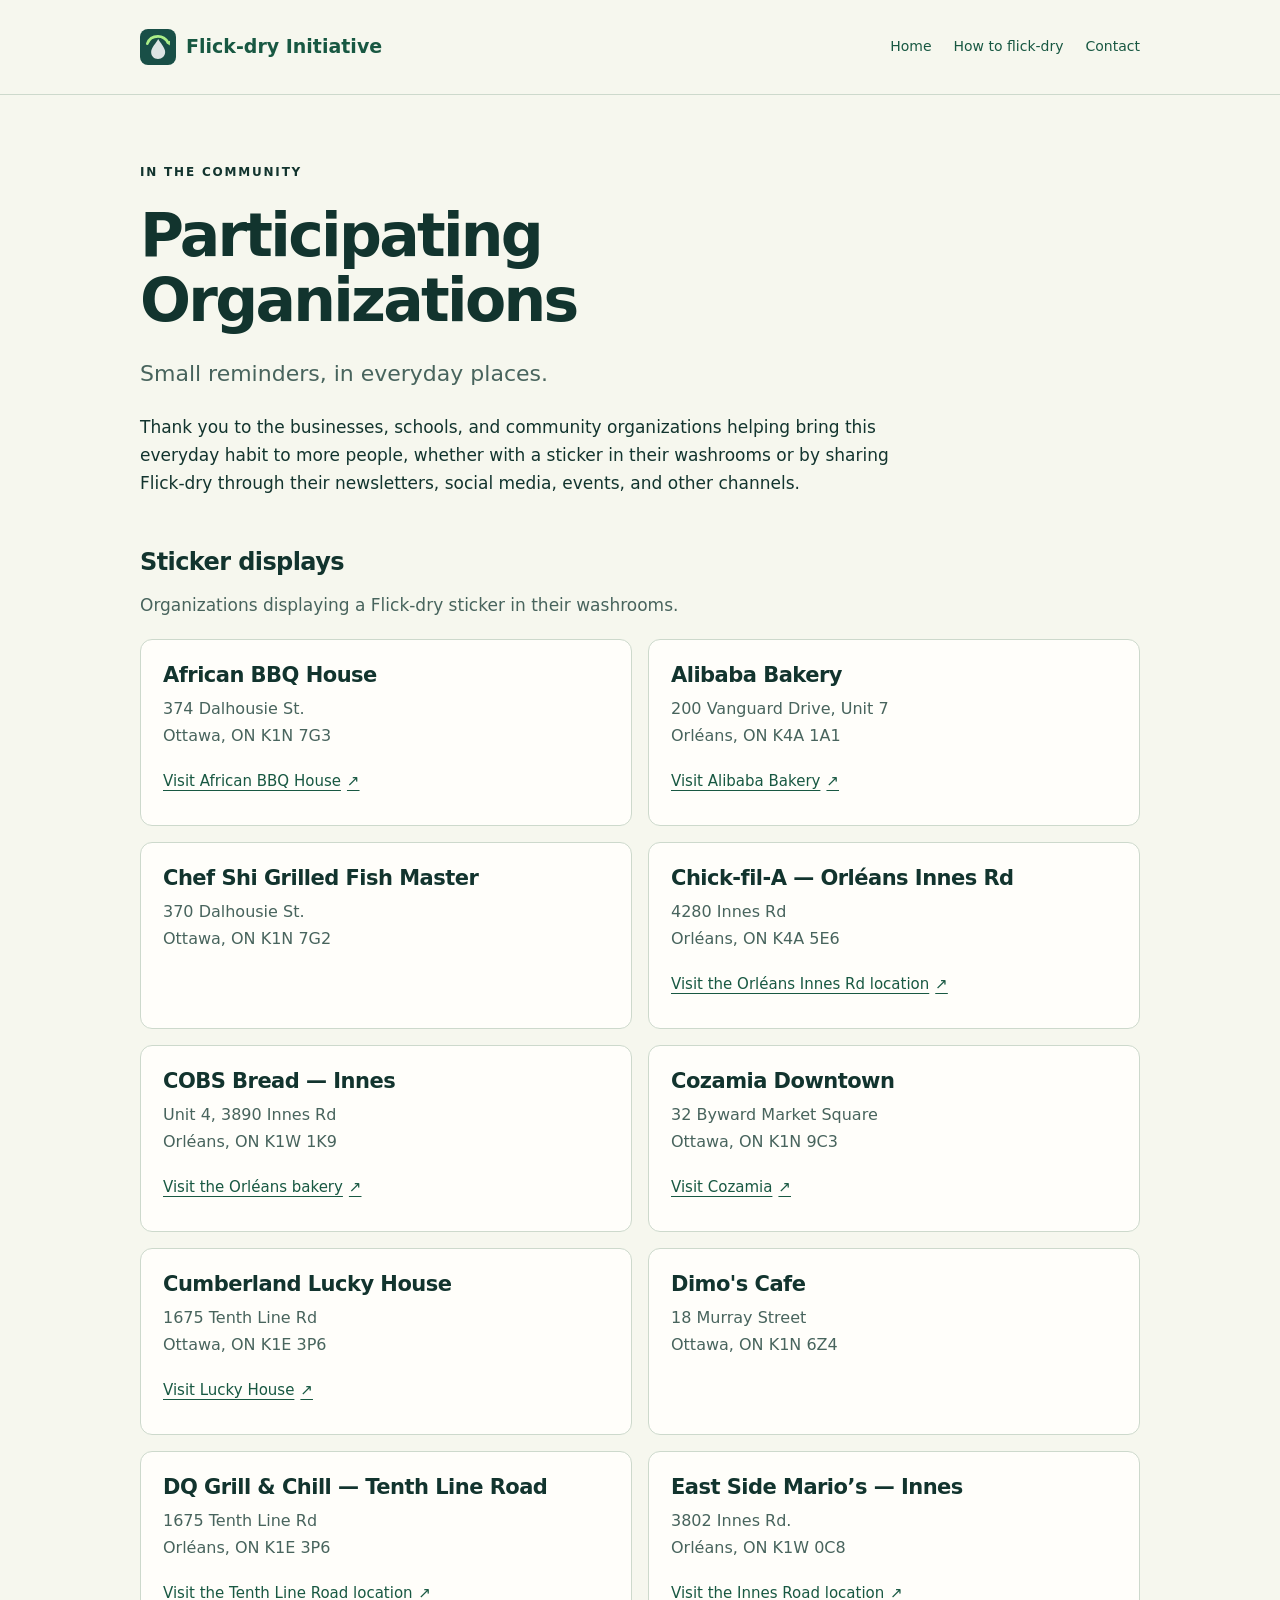
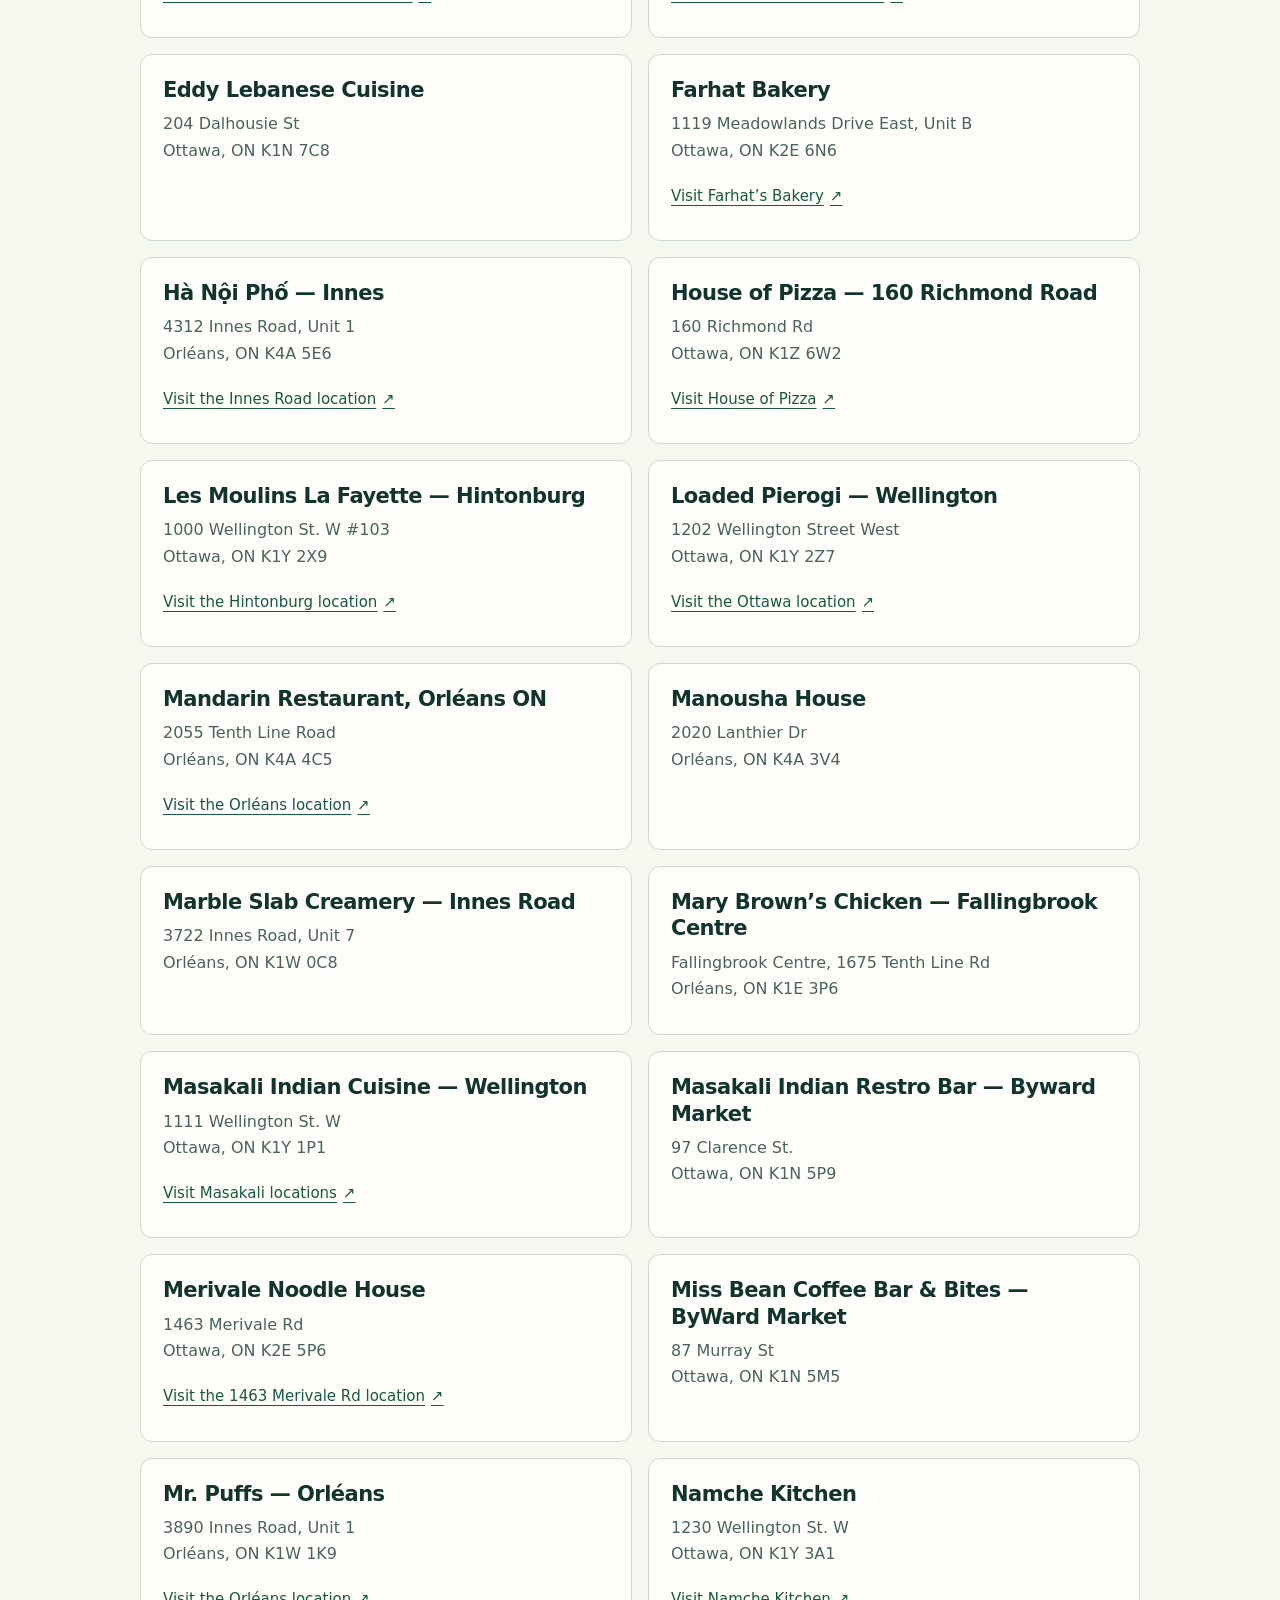
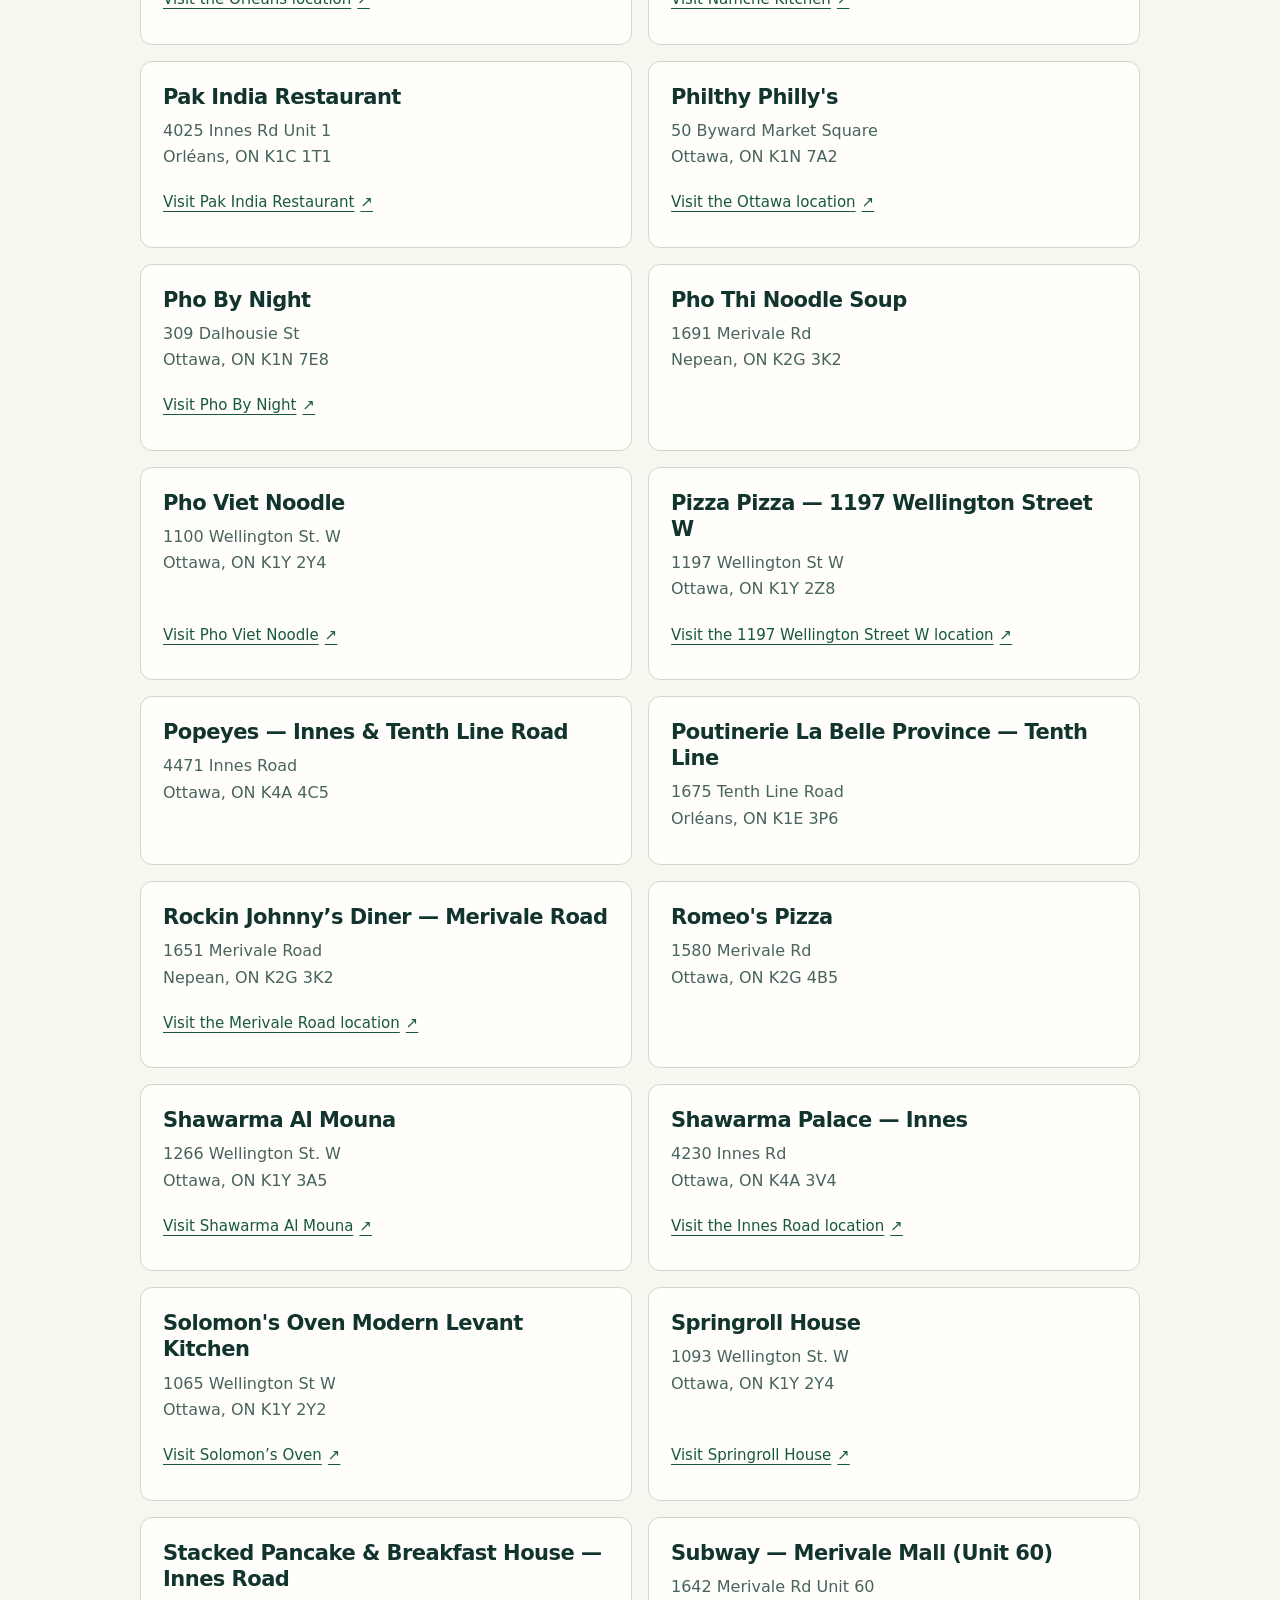
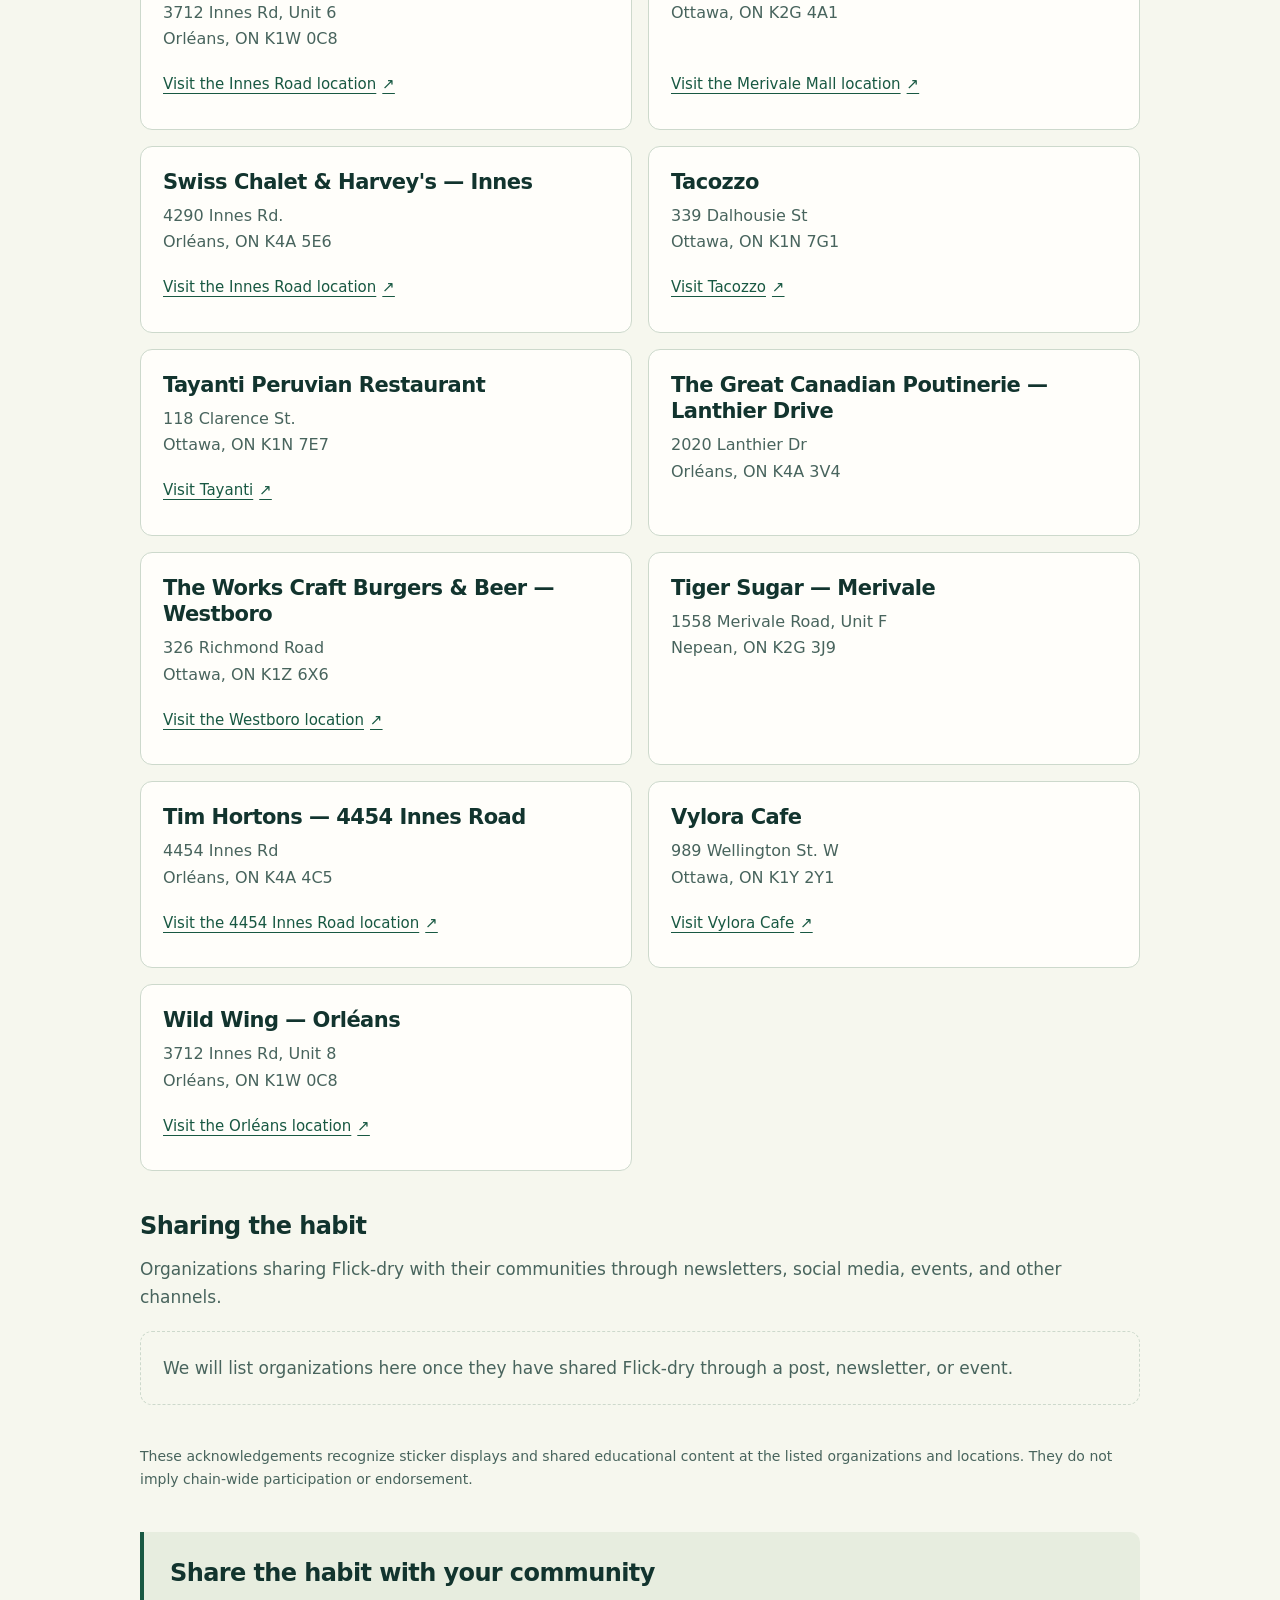
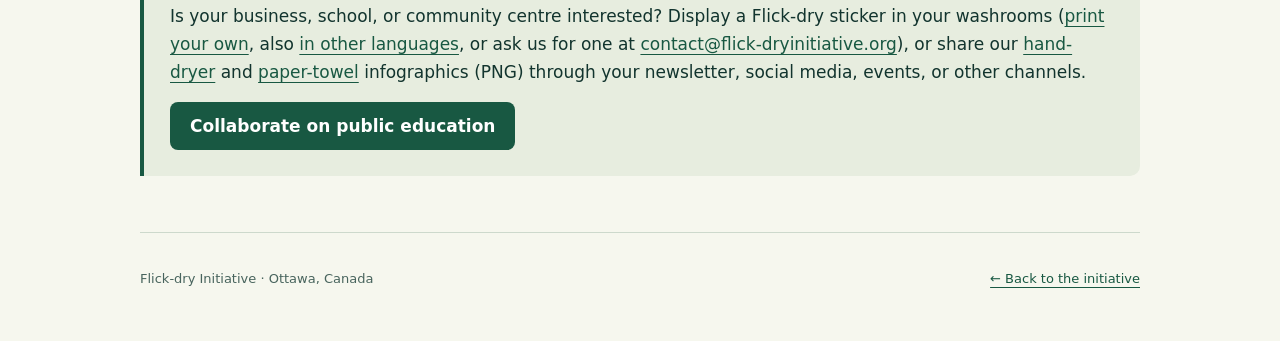
<file: community/index.html>
<!doctype html>
<html lang="en">
<head>
  <meta charset="utf-8">
  <meta name="viewport" content="width=device-width, initial-scale=1">
  <meta name="description" content="Meet the businesses, schools, and community organizations sharing the Flick-dry habit through washroom stickers and public education.">
  <meta name="referrer" content="strict-origin-when-cross-origin">
  <link rel="canonical" href="https://flick-dryinitiative.org/community/">
  <link rel="icon" href="../assets/images/logo-v5.svg" type="image/svg+xml">
  <link rel="icon" href="../assets/images/favicon-32-v5.png" type="image/png" sizes="32x32">
  <link rel="apple-touch-icon" href="../assets/images/apple-touch-icon-v5.png">
  <title>Participating Organizations — Flick-dry Initiative</title>
  <meta property="og:type" content="website">
  <meta property="og:site_name" content="Flick-dry Initiative">
  <meta property="og:locale" content="en_CA">
  <meta property="og:title" content="Participating Organizations — Flick-dry Initiative">
  <meta property="og:description" content="Meet the businesses, schools, and community organizations sharing the Flick-dry habit through washroom stickers and public education.">
  <meta property="og:url" content="https://flick-dryinitiative.org/community/">
  <meta property="og:image" content="https://flick-dryinitiative.org/assets/images/share-card-v5.png">
  <meta property="og:image:type" content="image/png">
  <meta property="og:image:width" content="1200">
  <meta property="og:image:height" content="630">
  <meta property="og:image:alt" content="Flick-dry Initiative — Flick first. Dry smarter. Hands flicking water into a sink, then drying with a hand dryer or a paper towel.">
  <meta name="twitter:card" content="summary_large_image">
  <meta name="twitter:title" content="Participating Organizations — Flick-dry Initiative">
  <meta name="twitter:description" content="Meet the businesses, schools, and community organizations sharing the Flick-dry habit through washroom stickers and public education.">
  <meta name="twitter:image" content="https://flick-dryinitiative.org/assets/images/share-card-v5.png">
  <meta name="twitter:image:alt" content="Flick-dry Initiative — Flick first. Dry smarter. Hands flicking water into a sink, then drying with a hand dryer or a paper towel.">
  <link rel="stylesheet" href="community.css">
</head>
<body class="community-page">
  <a class="community-skip" href="#main">Skip to content</a>
  <header class="community-header">
    <div class="community-wrap community-bar">
      <a class="community-brand" href="../"><img src="../assets/images/logo-v5.svg" width="36" height="36" alt="">Flick-dry Initiative</a>
      <nav aria-label="Main navigation">
        <a href="../#participating-organizations">Home</a>
        <a href="../#how-to-flick-dry">How to flick-dry</a>
        <a href="../#contact">Contact</a>
      </nav>
    </div>
  </header>
  <main id="main" class="community-wrap">
    <div class="community-intro">
      <p class="community-eyebrow">In the community</p>
      <h1>Participating Organizations</h1>
      <p class="community-lead">Small reminders, in everyday places.</p>
      <p>Thank you to the businesses, schools, and community organizations helping bring this everyday habit to
        more people, whether with a sticker in their washrooms or by sharing Flick-dry through their newsletters,
        social media, events, and other channels.</p>
    </div>
    <section class="community-section" aria-labelledby="stickers-heading">
      <h2 id="stickers-heading">Sticker displays</h2>
      <p class="community-section-lead">Organizations displaying a Flick-dry sticker in their washrooms.</p>
      <ul class="community-grid" role="list" aria-label="Organizations displaying stickers, alphabetical by name">
        <li class="community-card" aria-labelledby="african-bbq-house-heading">
          <div class="community-card-copy">
            <h3 id="african-bbq-house-heading">African BBQ House</h3>
            <p>374 Dalhousie St.<br>Ottawa, ON K1N 7G3</p>
            <a href="https://www.africanbbqhouse.com/locations">Visit African BBQ House <span aria-hidden="true">↗</span></a>
          </div>
        </li>
        <li class="community-card" aria-labelledby="alibaba-heading">
          <div class="community-card-copy">
            <h3 id="alibaba-heading">Alibaba Bakery</h3>
            <p>200 Vanguard Drive, Unit 7<br>Orléans, ON K4A 1A1</p>
            <a href="https://www.alibababakery.com/">Visit Alibaba Bakery <span aria-hidden="true">↗</span></a>
          </div>
        </li>
        <li class="community-card" aria-labelledby="chef-shi-grilled-fish-master-heading">
          <div class="community-card-copy">
            <h3 id="chef-shi-grilled-fish-master-heading">Chef Shi Grilled Fish Master</h3>
            <p>370 Dalhousie St.<br>Ottawa, ON K1N 7G2</p>
          </div>
        </li>
        <li class="community-card" aria-labelledby="chick-fil-a-orleans-innes-rd-heading">
          <div class="community-card-copy">
            <h3 id="chick-fil-a-orleans-innes-rd-heading">Chick-fil-A — Orléans Innes Rd</h3>
            <p>4280 Innes Rd<br>Orléans, ON K4A 5E6</p>
            <a href="https://www.chick-fil-a.ca/locations/on/orleans-innes-rd">Visit the Orléans Innes Rd location <span aria-hidden="true">↗</span></a>
          </div>
        </li>
        <li class="community-card" aria-labelledby="cobs-bread-innes-heading">
          <div class="community-card-copy">
            <h3 id="cobs-bread-innes-heading">COBS Bread — Innes</h3>
            <p>Unit 4, 3890 Innes Rd<br>Orléans, ON K1W 1K9</p>
            <a href="https://www.cobsbread.com/pages/bakeries/orleans-bakery">Visit the Orléans bakery <span aria-hidden="true">↗</span></a>
          </div>
        </li>
        <li class="community-card" aria-labelledby="cozamia-downtown-heading">
          <div class="community-card-copy">
            <h3 id="cozamia-downtown-heading">Cozamia Downtown</h3>
            <p>32 Byward Market Square<br>Ottawa, ON K1N 9C3</p>
            <a href="https://cozamia.ca/">Visit Cozamia <span aria-hidden="true">↗</span></a>
          </div>
        </li>
        <li class="community-card" aria-labelledby="cumberland-lucky-house-heading">
          <div class="community-card-copy">
            <h3 id="cumberland-lucky-house-heading">Cumberland Lucky House</h3>
            <p>1675 Tenth Line Rd<br>Ottawa, ON K1E 3P6</p>
            <a href="https://www.luckyhousetakeout.com/contact-us/">Visit Lucky House <span aria-hidden="true">↗</span></a>
          </div>
        </li>
        <li class="community-card" aria-labelledby="dimo-s-cafe-heading">
          <div class="community-card-copy">
            <h3 id="dimo-s-cafe-heading">Dimo&#x27;s Cafe</h3>
            <p>18 Murray Street<br>Ottawa, ON K1N 6Z4</p>
          </div>
        </li>
        <li class="community-card" aria-labelledby="dq-tenth-line-heading">
          <div class="community-card-copy">
            <h3 id="dq-tenth-line-heading">DQ Grill &amp; Chill — Tenth Line Road</h3>
            <p>1675 Tenth Line Rd<br>Orléans, ON K1E 3P6</p>
            <a href="https://www.dairyqueen.com/en-ca/locations/on/orleans/1675-tenth-line-rd/12098/">Visit the Tenth Line Road location <span aria-hidden="true">↗</span></a>
          </div>
        </li>
        <li class="community-card" aria-labelledby="east-side-marios-heading">
          <div class="community-card-copy">
            <h3 id="east-side-marios-heading">East Side Mario’s — Innes</h3>
            <p>3802 Innes Rd.<br>Orléans, ON K1W 0C8</p>
            <a href="https://www.eastsidemarios.com/en/locations/on/orleans/3802-innes-rd.">Visit the Innes Road location <span aria-hidden="true">↗</span></a>
          </div>
        </li>
        <li class="community-card" aria-labelledby="eddy-lebanese-cuisine-heading">
          <div class="community-card-copy">
            <h3 id="eddy-lebanese-cuisine-heading">Eddy Lebanese Cuisine</h3>
            <p>204 Dalhousie St<br>Ottawa, ON K1N 7C8</p>
          </div>
        </li>
        <li class="community-card" aria-labelledby="farhat-bakery-heading">
          <div class="community-card-copy">
            <h3 id="farhat-bakery-heading">Farhat Bakery</h3>
            <p>1119 Meadowlands Drive East, Unit B<br>Ottawa, ON K2E 6N6</p>
            <a href="https://farhatsbakery.com/">Visit Farhat’s Bakery <span aria-hidden="true">↗</span></a>
          </div>
        </li>
        <li class="community-card" aria-labelledby="hanoi-pho-heading">
          <div class="community-card-copy">
            <h3 id="hanoi-pho-heading">Hà Nội Phố — Innes</h3>
            <p>4312 Innes Road, Unit 1<br>Orléans, ON K4A 5E6</p>
            <a href="https://www.hanoi-pho.com/contact.html">Visit the Innes Road location <span aria-hidden="true">↗</span></a>
          </div>
        </li>
        <li class="community-card" aria-labelledby="house-of-pizza-160-richmond-road-heading">
          <div class="community-card-copy">
            <h3 id="house-of-pizza-160-richmond-road-heading">House of Pizza — 160 Richmond Road</h3>
            <p>160 Richmond Rd<br>Ottawa, ON K1Z 6W2</p>
            <a href="https://houseofpizza.ca/">Visit House of Pizza <span aria-hidden="true">↗</span></a>
          </div>
        </li>
        <li class="community-card" aria-labelledby="les-moulins-la-fayette-hintonburg-heading">
          <div class="community-card-copy">
            <h3 id="les-moulins-la-fayette-hintonburg-heading">Les Moulins La Fayette — Hintonburg</h3>
            <p>1000 Wellington St. W #103<br>Ottawa, ON K1Y 2X9</p>
            <a href="https://lesmoulinslafayette.com/en/stores/ottawa/">Visit the Hintonburg location <span aria-hidden="true">↗</span></a>
          </div>
        </li>
        <li class="community-card" aria-labelledby="loaded-pierogi-wellington-heading">
          <div class="community-card-copy">
            <h3 id="loaded-pierogi-wellington-heading">Loaded Pierogi — Wellington</h3>
            <p>1202 Wellington Street West<br>Ottawa, ON K1Y 2Z7</p>
            <a href="https://loadedpierogi.com/location/ottawa-on/">Visit the Ottawa location <span aria-hidden="true">↗</span></a>
          </div>
        </li>
        <li class="community-card" aria-labelledby="mandarin-heading">
          <div class="community-card-copy">
            <h3 id="mandarin-heading">Mandarin Restaurant, Orléans ON</h3>
            <p>2055 Tenth Line Road<br>Orléans, ON K4A 4C5</p>
            <a href="https://mandarinrestaurant.com/locations/orleans/">Visit the Orléans location <span aria-hidden="true">↗</span></a>
          </div>
        </li>
        <li class="community-card" aria-labelledby="manousha-house-heading">
          <div class="community-card-copy">
            <h3 id="manousha-house-heading">Manousha House</h3>
            <p>2020 Lanthier Dr<br>Orléans, ON K4A 3V4</p>
          </div>
        </li>
        <li class="community-card" aria-labelledby="marble-slab-heading">
          <div class="community-card-copy">
            <h3 id="marble-slab-heading">Marble Slab Creamery — Innes Road</h3>
            <p>3722 Innes Road, Unit 7<br>Orléans, ON K1W 0C8</p>
          </div>
        </li>
        <li class="community-card" aria-labelledby="mary-browns-heading">
          <div class="community-card-copy">
            <h3 id="mary-browns-heading">Mary Brown’s Chicken — Fallingbrook Centre</h3>
            <p>Fallingbrook Centre, 1675 Tenth Line Rd<br>Orléans, ON K1E 3P6</p>
          </div>
        </li>
        <li class="community-card" aria-labelledby="masakali-indian-cuisine-wellington-heading">
          <div class="community-card-copy">
            <h3 id="masakali-indian-cuisine-wellington-heading">Masakali Indian Cuisine — Wellington</h3>
            <p>1111 Wellington St. W<br>Ottawa, ON K1Y 1P1</p>
            <a href="https://masakaliottawa.ca/locations">Visit Masakali locations <span aria-hidden="true">↗</span></a>
          </div>
        </li>
        <li class="community-card" aria-labelledby="masakali-indian-restro-bar-byward-market-heading">
          <div class="community-card-copy">
            <h3 id="masakali-indian-restro-bar-byward-market-heading">Masakali Indian Restro Bar — Byward Market</h3>
            <p>97 Clarence St.<br>Ottawa, ON K1N 5P9</p>
          </div>
        </li>
        <li class="community-card" aria-labelledby="merivale-heading">
          <div class="community-card-copy">
            <h3 id="merivale-heading">Merivale Noodle House</h3>
            <p>1463 Merivale Rd<br>Ottawa, ON K2E 5P6</p>
            <a href="https://merivalenoodlehouse.ca/">Visit the 1463 Merivale Rd location <span aria-hidden="true">↗</span></a>
          </div>
        </li>
        <li class="community-card" aria-labelledby="miss-bean-coffee-bar-bites-byward-market-heading">
          <div class="community-card-copy">
            <h3 id="miss-bean-coffee-bar-bites-byward-market-heading">Miss Bean Coffee Bar &amp; Bites — ByWard Market</h3>
            <p>87 Murray St<br>Ottawa, ON K1N 5M5</p>
          </div>
        </li>
        <li class="community-card" aria-labelledby="mr-puffs-heading">
          <div class="community-card-copy">
            <h3 id="mr-puffs-heading">Mr. Puffs — Orléans</h3>
            <p>3890 Innes Road, Unit 1<br>Orléans, ON K1W 1K9</p>
            <a href="https://mrpuffs.com/en/pages/mr-puffs-orleans-restaurant-dessert-bar-coffee-ice-cream-delivery">Visit the Orléans location <span aria-hidden="true">↗</span></a>
          </div>
        </li>
        <li class="community-card" aria-labelledby="namche-kitchen-heading">
          <div class="community-card-copy">
            <h3 id="namche-kitchen-heading">Namche Kitchen</h3>
            <p>1230 Wellington St. W<br>Ottawa, ON K1Y 3A1</p>
            <a href="https://namchekitchen.ca/">Visit Namche Kitchen <span aria-hidden="true">↗</span></a>
          </div>
        </li>
        <li class="community-card" aria-labelledby="pak-india-heading">
          <div class="community-card-copy">
            <h3 id="pak-india-heading">Pak India Restaurant</h3>
            <p>4025 Innes Rd Unit 1<br>Orléans, ON K1C 1T1</p>
            <a href="https://www.pakindiarestaurant.com/">Visit Pak India Restaurant <span aria-hidden="true">↗</span></a>
          </div>
        </li>
        <li class="community-card" aria-labelledby="philthy-philly-s-heading">
          <div class="community-card-copy">
            <h3 id="philthy-philly-s-heading">Philthy Philly&#x27;s</h3>
            <p>50 Byward Market Square<br>Ottawa, ON K1N 7A2</p>
            <a href="https://philthyphillys.com/ottawa-byward-market/">Visit the Ottawa location <span aria-hidden="true">↗</span></a>
          </div>
        </li>
        <li class="community-card" aria-labelledby="pho-by-night-heading">
          <div class="community-card-copy">
            <h3 id="pho-by-night-heading">Pho By Night</h3>
            <p>309 Dalhousie St<br>Ottawa, ON K1N 7E8</p>
            <a href="https://phobynight.com/">Visit Pho By Night <span aria-hidden="true">↗</span></a>
          </div>
        </li>
        <li class="community-card" aria-labelledby="pho-thi-noodle-soup-heading">
          <div class="community-card-copy">
            <h3 id="pho-thi-noodle-soup-heading">Pho Thi Noodle Soup</h3>
            <p>1691 Merivale Rd<br>Nepean, ON K2G 3K2</p>
          </div>
        </li>
        <li class="community-card" aria-labelledby="pho-viet-noodle-heading">
          <div class="community-card-copy">
            <h3 id="pho-viet-noodle-heading">Pho Viet Noodle</h3>
            <p>1100 Wellington St. W<br>Ottawa, ON K1Y 2Y4</p>
            <a href="https://phovietnoodle.ca/">Visit Pho Viet Noodle <span aria-hidden="true">↗</span></a>
          </div>
        </li>
        <li class="community-card" aria-labelledby="pizza-pizza-1197-wellington-street-w-heading">
          <div class="community-card-copy">
            <h3 id="pizza-pizza-1197-wellington-street-w-heading">Pizza Pizza — 1197 Wellington Street W</h3>
            <p>1197 Wellington St W<br>Ottawa, ON K1Y 2Z8</p>
            <a href="https://www.pizzapizza.ca/restaurant-locator/ontario/ottawa/1197-wellington-st-w/">Visit the 1197 Wellington Street W location <span aria-hidden="true">↗</span></a>
          </div>
        </li>
        <li class="community-card" aria-labelledby="popeyes-heading">
          <div class="community-card-copy">
            <h3 id="popeyes-heading">Popeyes — Innes &amp; Tenth Line Road</h3>
            <p>4471 Innes Road<br>Ottawa, ON K4A 4C5</p>
          </div>
        </li>
        <li class="community-card" aria-labelledby="la-belle-province-heading">
          <div class="community-card-copy">
            <h3 id="la-belle-province-heading">Poutinerie La Belle Province — Tenth Line</h3>
            <p>1675 Tenth Line Road<br>Orléans, ON K1E 3P6</p>
          </div>
        </li>
        <li class="community-card" aria-labelledby="rockin-johnnys-heading">
          <div class="community-card-copy">
            <h3 id="rockin-johnnys-heading">Rockin Johnny’s Diner — Merivale Road</h3>
            <p>1651 Merivale Road<br>Nepean, ON K2G 3K2</p>
            <a href="https://rockinjohnnysdiner.com/">Visit the Merivale Road location <span aria-hidden="true">↗</span></a>
          </div>
        </li>
        <li class="community-card" aria-labelledby="romeo-s-pizza-heading">
          <div class="community-card-copy">
            <h3 id="romeo-s-pizza-heading">Romeo&#x27;s Pizza</h3>
            <p>1580 Merivale Rd<br>Ottawa, ON K2G 4B5</p>
          </div>
        </li>
        <li class="community-card" aria-labelledby="shawarma-al-mouna-heading">
          <div class="community-card-copy">
            <h3 id="shawarma-al-mouna-heading">Shawarma Al Mouna</h3>
            <p>1266 Wellington St. W<br>Ottawa, ON K1Y 3A5</p>
            <a href="https://www.shawarmaalmouna.com/">Visit Shawarma Al Mouna <span aria-hidden="true">↗</span></a>
          </div>
        </li>
        <li class="community-card" aria-labelledby="shawarma-palace-heading">
          <div class="community-card-copy">
            <h3 id="shawarma-palace-heading">Shawarma Palace — Innes</h3>
            <p>4230 Innes Rd<br>Ottawa, ON K4A 3V4</p>
            <a href="https://shawarmapalace.ca/locations/orleans/">Visit the Innes Road location <span aria-hidden="true">↗</span></a>
          </div>
        </li>
        <li class="community-card" aria-labelledby="solomon-s-oven-modern-levant-kitchen-heading">
          <div class="community-card-copy">
            <h3 id="solomon-s-oven-modern-levant-kitchen-heading">Solomon&#x27;s Oven Modern Levant Kitchen</h3>
            <p>1065 Wellington St W<br>Ottawa, ON K1Y 2Y2</p>
            <a href="https://www.solomonsoven.ca/">Visit Solomon’s Oven <span aria-hidden="true">↗</span></a>
          </div>
        </li>
        <li class="community-card" aria-labelledby="springroll-house-heading">
          <div class="community-card-copy">
            <h3 id="springroll-house-heading">Springroll House</h3>
            <p>1093 Wellington St. W<br>Ottawa, ON K1Y 2Y4</p>
            <a href="https://springrollhouse.com/">Visit Springroll House <span aria-hidden="true">↗</span></a>
          </div>
        </li>
        <li class="community-card" aria-labelledby="stacked-heading">
          <div class="community-card-copy">
            <h3 id="stacked-heading">Stacked Pancake &amp; Breakfast House — Innes Road</h3>
            <p>3712 Innes Rd, Unit 6<br>Orléans, ON K1W 0C8</p>
            <a href="https://stacked.ca/restaurant/orleans---innes">Visit the Innes Road location <span aria-hidden="true">↗</span></a>
          </div>
        </li>
        <li class="community-card" aria-labelledby="subway-heading">
          <div class="community-card-copy">
            <h3 id="subway-heading">Subway — Merivale Mall (Unit 60)</h3>
            <p>1642 Merivale Rd Unit 60<br>Ottawa, ON K2G 4A1</p>
            <a href="https://restaurants.subway.com/canada/on/ottawa/1642-merivale-road">Visit the Merivale Mall location <span aria-hidden="true">↗</span></a>
          </div>
        </li>
        <li class="community-card" aria-labelledby="swiss-chalet-harvey-s-innes-heading">
          <div class="community-card-copy">
            <h3 id="swiss-chalet-harvey-s-innes-heading">Swiss Chalet &amp; Harvey&#x27;s — Innes</h3>
            <p>4290 Innes Rd.<br>Orléans, ON K4A 5E6</p>
            <a href="https://www.swisschalet.com/en/locations/on/orleans/4290-innes-rd.">Visit the Innes Road location <span aria-hidden="true">↗</span></a>
          </div>
        </li>
        <li class="community-card" aria-labelledby="tacozzo-heading">
          <div class="community-card-copy">
            <h3 id="tacozzo-heading">Tacozzo</h3>
            <p>339 Dalhousie St<br>Ottawa, ON K1N 7G1</p>
            <a href="https://tacozzo.com/">Visit Tacozzo <span aria-hidden="true">↗</span></a>
          </div>
        </li>
        <li class="community-card" aria-labelledby="tayanti-peruvian-restaurant-heading">
          <div class="community-card-copy">
            <h3 id="tayanti-peruvian-restaurant-heading">Tayanti Peruvian Restaurant</h3>
            <p>118 Clarence St.<br>Ottawa, ON K1N 7E7</p>
            <a href="https://www.tayantirestaurants.com/">Visit Tayanti <span aria-hidden="true">↗</span></a>
          </div>
        </li>
        <li class="community-card" aria-labelledby="great-canadian-poutinerie-heading">
          <div class="community-card-copy">
            <h3 id="great-canadian-poutinerie-heading">The Great Canadian Poutinerie — Lanthier Drive</h3>
            <p>2020 Lanthier Dr<br>Orléans, ON K4A 3V4</p>
          </div>
        </li>
        <li class="community-card" aria-labelledby="the-works-craft-burgers-beer-westboro-heading">
          <div class="community-card-copy">
            <h3 id="the-works-craft-burgers-beer-westboro-heading">The Works Craft Burgers &amp; Beer — Westboro</h3>
            <p>326 Richmond Road<br>Ottawa, ON K1Z 6X6</p>
            <a href="https://worksburger.com/store/ottawa-westboro/">Visit the Westboro location <span aria-hidden="true">↗</span></a>
          </div>
        </li>
        <li class="community-card" aria-labelledby="tiger-sugar-merivale-heading">
          <div class="community-card-copy">
            <h3 id="tiger-sugar-merivale-heading">Tiger Sugar — Merivale</h3>
            <p>1558 Merivale Road, Unit F<br>Nepean, ON K2G 3J9</p>
          </div>
        </li>
        <li class="community-card" aria-labelledby="tim-hortons-heading">
          <div class="community-card-copy">
            <h3 id="tim-hortons-heading">Tim Hortons — 4454 Innes Road</h3>
            <p>4454 Innes Rd<br>Orléans, ON K4A 4C5</p>
            <a href="https://locations.timhortons.ca/en/on/orleans/4454-innes-rd">Visit the 4454 Innes Road location <span aria-hidden="true">↗</span></a>
          </div>
        </li>
        <li class="community-card" aria-labelledby="vylora-cafe-heading">
          <div class="community-card-copy">
            <h3 id="vylora-cafe-heading">Vylora Cafe</h3>
            <p>989 Wellington St. W<br>Ottawa, ON K1Y 2Y1</p>
            <a href="https://vyloracafe.com/">Visit Vylora Cafe <span aria-hidden="true">↗</span></a>
          </div>
        </li>
        <li class="community-card" aria-labelledby="wild-wing-heading">
          <div class="community-card-copy">
            <h3 id="wild-wing-heading">Wild Wing — Orléans</h3>
            <p>3712 Innes Rd, Unit 8<br>Orléans, ON K1W 0C8</p>
            <a href="https://www.wildwingrestaurants.com/location/ottawa-orleans/">Visit the Orléans location <span aria-hidden="true">↗</span></a>
          </div>
        </li>
      </ul>
    </section>
    <section class="community-section" aria-labelledby="sharing-heading">
      <h2 id="sharing-heading">Sharing the habit</h2>
      <p class="community-section-lead">Organizations sharing Flick-dry with their communities through newsletters, social media, events, and other channels.</p>
      <!-- Add one card per organization once it has shared Flick-dry, alphabetical by name, inside a
           <ul class="community-grid" role="list" aria-label="Organizations sharing the habit, alphabetical by name">
           and remove the placeholder paragraph below:
        <li class="community-card" aria-labelledby="example-heading">
          <div class="community-card-copy">
            <h3 id="example-heading">Organization name</h3>
            <p>School · Ottawa, ON<br>Shared in the October 2026 newsletter</p>
            <a href="https://example.org/post">See the post <span aria-hidden="true">↗</span></a>
          </div>
        </li>
      -->
      <p class="community-placeholder">We will list organizations here once they have shared Flick-dry through a post, newsletter, or event.</p>
    </section>
    <p class="community-acknowledgement-note">These acknowledgements recognize sticker displays and shared educational content at the listed organizations and locations. They do not imply chain-wide participation or endorsement.</p>
    <aside class="community-invitation" aria-labelledby="join-heading">
      <h2 id="join-heading">Share the habit with your community</h2>
      <p>Is your business, school, or community centre interested? Display a Flick-dry sticker in your washrooms (<a href="../sticker/">print your own</a>, also <a href="../sticker/#languages">in other languages</a>, or ask us for one at <a href="mailto:contact@flick-dryinitiative.org">contact@flick-dryinitiative.org</a>), or share our <a href="../assets/images/wash-flick-dry-hand-dryer-v5.png" download="wash-flick-dry-hand-dryer.png">hand-dryer</a> and <a href="../assets/images/wash-flick-dry-paper-towels-v5.png" download="wash-flick-dry-paper-towels.png">paper-towel</a> infographics (PNG) through your newsletter, social media, events, or other channels.</p>
      <a class="community-button" href="mailto:contact@flick-dryinitiative.org?subject=Flick-dry%20public%20education%20collaboration&amp;body=Organization%20name%3A%0AType%20(business%2C%20school%2C%20community%20centre%2C%20other)%3A%0ACity%3A%0AContact%20name%3A%0AHow%20you%20would%20like%20to%20share%20(social%20media%2C%20newsletter%2C%20event%2C%20other)%3A%0AMay%20we%20list%20you%20on%20our%20Participating%20Organizations%20page%3F%20(yes%2Fno)%3A%0A">Collaborate on public education</a>
    </aside>
  </main>
  <footer class="community-wrap community-footer">
    <span>Flick-dry Initiative · Ottawa, Canada</span>
    <a href="../#participating-organizations">← Back to the initiative</a>
  </footer>
</body>
</html>
</file>
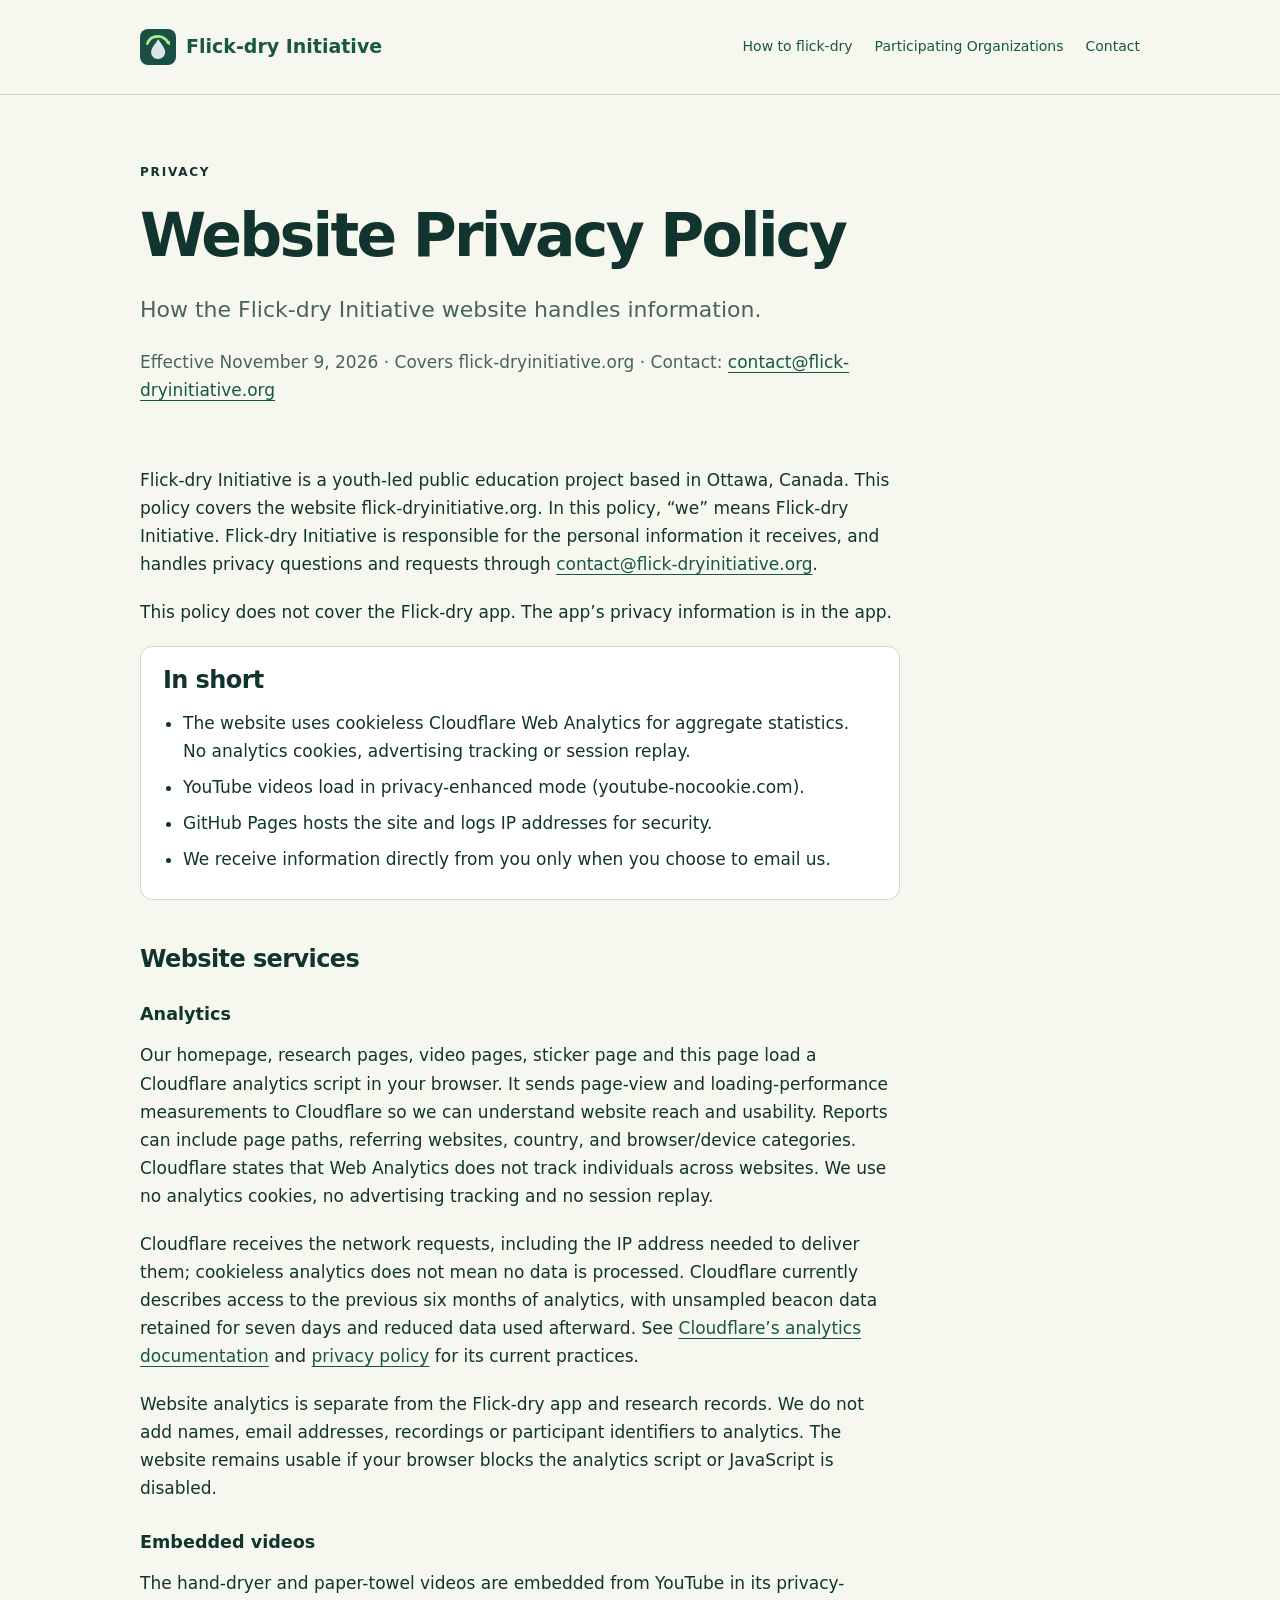
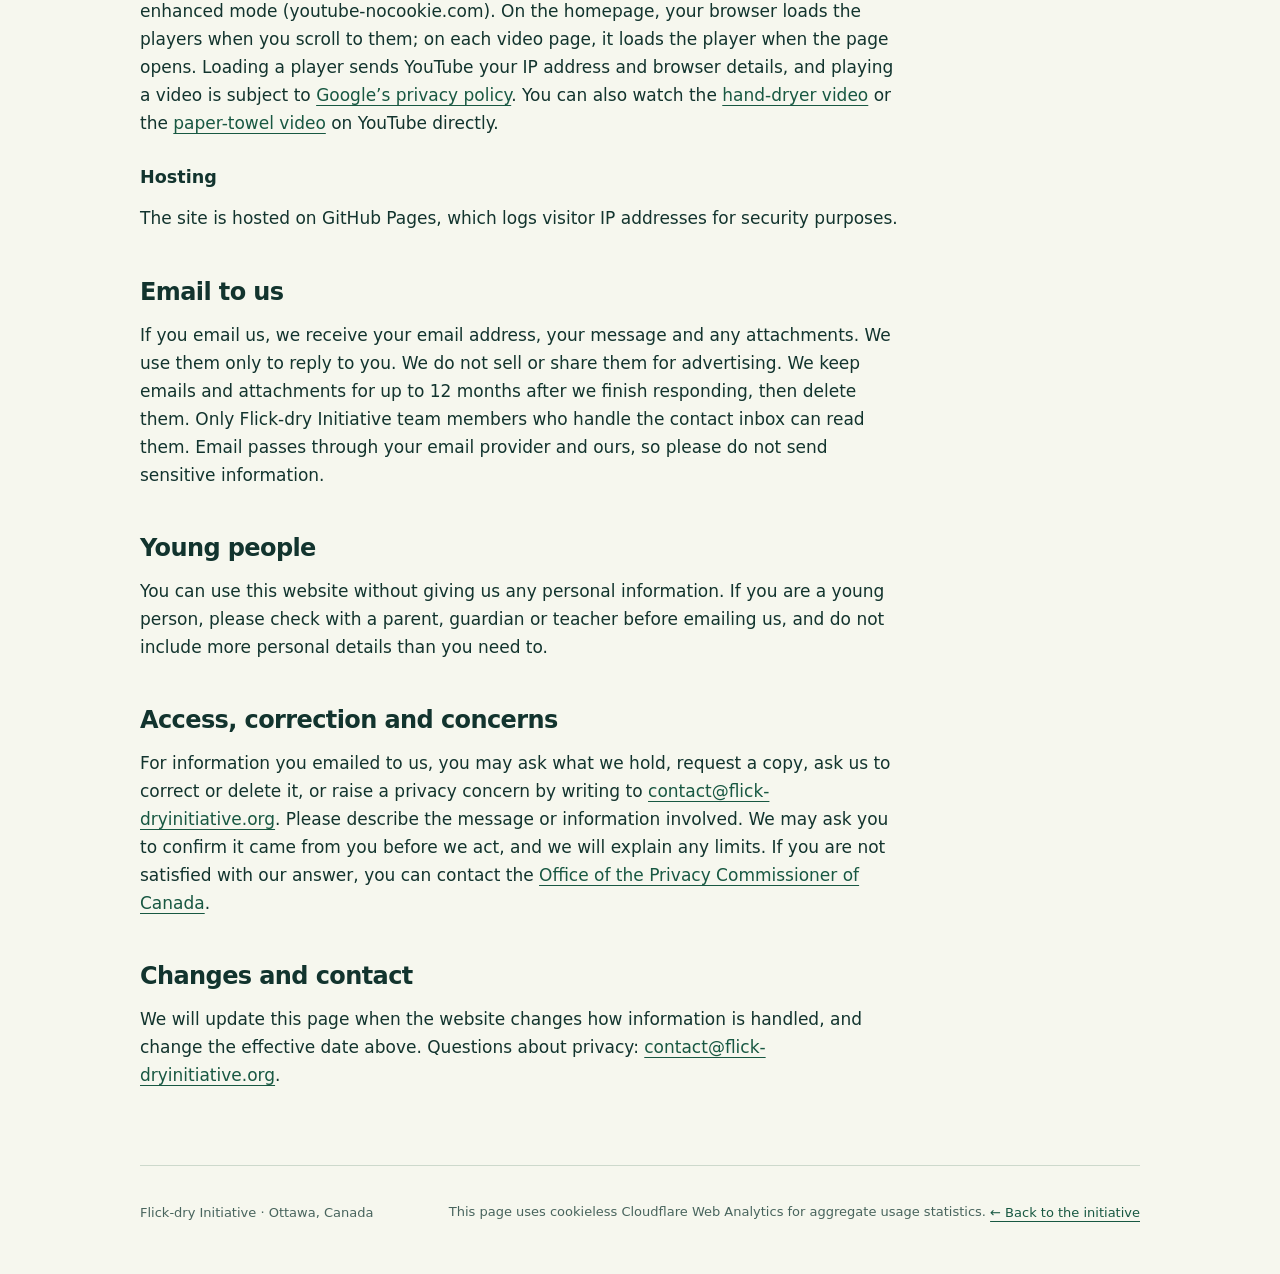
<file: privacy/index.html>
<!doctype html>
<html lang="en">
<head>
  <meta charset="utf-8">
  <meta name="viewport" content="width=device-width, initial-scale=1">
  <meta name="description" content="How the Flick-dry Initiative website handles information: cookieless analytics, YouTube embeds, hosting and email.">
  <meta name="referrer" content="strict-origin-when-cross-origin">
  <link rel="canonical" href="https://flick-dryinitiative.org/privacy/">
  <link rel="icon" href="../assets/images/logo-v5.svg" type="image/svg+xml">
  <link rel="icon" href="../assets/images/favicon-32-v5.png" type="image/png" sizes="32x32">
  <link rel="apple-touch-icon" href="../assets/images/apple-touch-icon-v5.png">
  <title>Website Privacy Policy — Flick-dry Initiative</title>
  <meta property="og:type" content="website">
  <meta property="og:site_name" content="Flick-dry Initiative">
  <meta property="og:locale" content="en_CA">
  <meta property="og:title" content="Website Privacy Policy — Flick-dry Initiative">
  <meta property="og:description" content="How the Flick-dry Initiative website handles information: cookieless analytics, YouTube embeds, hosting and email.">
  <meta property="og:url" content="https://flick-dryinitiative.org/privacy/">
  <meta property="og:image" content="https://flick-dryinitiative.org/assets/images/share-card-v5.png">
  <meta property="og:image:type" content="image/png">
  <meta property="og:image:width" content="1200">
  <meta property="og:image:height" content="630">
  <meta property="og:image:alt" content="Flick-dry Initiative — Flick first. Dry smarter.">
  <meta name="twitter:card" content="summary_large_image">
  <meta name="twitter:title" content="Website Privacy Policy — Flick-dry Initiative">
  <meta name="twitter:description" content="How the Flick-dry Initiative website handles information: cookieless analytics, YouTube embeds, hosting and email.">
  <meta name="twitter:image" content="https://flick-dryinitiative.org/assets/images/share-card-v5.png">
  <link rel="stylesheet" href="../community/community.css">
  <style>
    .privacy-body { max-width: 760px; padding-bottom: 56px; }
    .privacy-body h2 { margin-top: 44px; }
    .privacy-body h3 { margin: 26px 0 8px; font-size: 1.1rem; }
    .privacy-body li { margin-bottom: 8px; }
    .privacy-meta { color: var(--muted); }
    .privacy-summary { border: 1px solid var(--line); border-radius: 12px; background: white; padding: 18px 22px; }
    .privacy-body .privacy-summary h2 { margin-top: 0; }
    .privacy-summary ul { margin: 0; padding-left: 20px; }
  </style>
</head>
<body class="community-page">
  <a class="community-skip" href="#main">Skip to content</a>
  <header class="community-header">
    <div class="community-wrap community-bar">
      <a class="community-brand" href="../"><img src="../assets/images/logo-v5.svg" width="36" height="36" alt="">Flick-dry Initiative</a>
      <nav aria-label="Main navigation">
        <a href="../#how-to-flick-dry">How to flick-dry</a>
        <a href="../community/">Participating Organizations</a>
        <a href="../#contact">Contact</a>
      </nav>
    </div>
  </header>
  <main id="main" class="community-wrap">
    <div class="community-intro">
      <p class="community-eyebrow">Privacy</p>
      <h1>Website Privacy Policy</h1>
      <p class="community-lead">How the Flick-dry Initiative website handles information.</p>
      <p class="privacy-meta">Effective November 9, 2026 · Covers flick-dryinitiative.org · Contact:
        <a href="mailto:contact@flick-dryinitiative.org">contact@flick-dryinitiative.org</a></p>
    </div>
    <div class="privacy-body">
      <p>Flick-dry Initiative is a youth-led public education project based in Ottawa, Canada. This policy covers
        the website flick-dryinitiative.org. In this policy, “we” means Flick-dry Initiative. Flick-dry Initiative
        is responsible for the personal information it receives, and handles privacy questions and requests
        through <a href="mailto:contact@flick-dryinitiative.org">contact@flick-dryinitiative.org</a>.</p>
      <p>This policy does not cover the Flick-dry app. The app’s privacy information is in the app.</p>

      <section class="privacy-summary" aria-labelledby="summary-heading">
        <h2 id="summary-heading">In short</h2>
        <ul>
          <li>The website uses cookieless Cloudflare Web Analytics for aggregate statistics. No analytics cookies,
            advertising tracking or session replay.</li>
          <li>YouTube videos load in privacy-enhanced mode (youtube-nocookie.com).</li>
          <li>GitHub Pages hosts the site and logs IP addresses for security.</li>
          <li>We receive information directly from you only when you choose to email us.</li>
        </ul>
      </section>

      <h2 id="website">Website services</h2>
      <h3 id="analytics">Analytics</h3>
      <p>Our homepage, research pages, video pages, sticker page and this page load a Cloudflare analytics
        script in your browser. It sends page-view and loading-performance measurements to Cloudflare so we can
        understand website reach and usability. Reports can include page paths, referring websites, country, and
        browser/device categories. Cloudflare states that Web Analytics does not track individuals across
        websites. We use no analytics cookies, no advertising tracking and no session replay.</p>
      <p>Cloudflare receives the network requests, including the IP address needed to deliver them;
        cookieless analytics does not mean no data is processed. Cloudflare currently describes access to the
        previous six months of analytics, with unsampled beacon data retained for seven days and reduced data
        used afterward. See
        <a href="https://developers.cloudflare.com/web-analytics/faq/">Cloudflare’s analytics documentation</a>
        and <a href="https://www.cloudflare.com/privacypolicy/">privacy policy</a> for its current practices.</p>
      <p>Website analytics is separate from the Flick-dry app and research records. We do not add names, email
        addresses, recordings or participant identifiers to analytics. The website remains usable if your
        browser blocks the analytics script or JavaScript is disabled.</p>
      <h3 id="videos">Embedded videos</h3>
      <p>The hand-dryer and paper-towel videos are embedded from YouTube in its privacy-enhanced mode
        (youtube-nocookie.com). On the homepage, your browser loads the players when you scroll to them; on each
        video page, it loads the player when the page opens. Loading a player sends YouTube your IP address and
        browser details, and playing a video is subject to
        <a href="https://policies.google.com/privacy">Google’s privacy policy</a>. You can also watch the
        <a href="https://youtube.com/shorts/KuhwQ-MNEbQ">hand-dryer video</a> or the
        <a href="https://youtube.com/shorts/HedoPrI0a1o">paper-towel video</a> on YouTube directly.</p>
      <h3 id="hosting">Hosting</h3>
      <p>The site is hosted on GitHub Pages, which logs visitor IP addresses for security purposes.</p>

      <h2 id="email">Email to us</h2>
      <p>If you email us, we receive your email address, your message and any attachments. We use them only to
        reply to you. We do not sell or share them for advertising. We keep emails and attachments for up to
        12 months after we finish responding, then delete them. Only Flick-dry Initiative team members who handle
        the contact inbox can read them. Email passes through your email provider and ours, so please do not send
        sensitive information.</p>

      <h2 id="young-people">Young people</h2>
      <p>You can use this website without giving us any personal information. If you are a young person, please
        check with a parent, guardian or teacher before emailing us, and do not include more personal details
        than you need to.</p>

      <h2 id="requests">Access, correction and concerns</h2>
      <p>For information you emailed to us, you may ask what we hold, request a copy, ask us to correct or
        delete it, or raise a privacy concern by writing to
        <a href="mailto:contact@flick-dryinitiative.org">contact@flick-dryinitiative.org</a>. Please describe the
        message or information involved. We may ask you to confirm it came from you before we act, and we will
        explain any limits. If you are not satisfied with our answer, you can contact the
        <a href="https://www.priv.gc.ca/">Office of the Privacy Commissioner of Canada</a>.</p>

      <h2 id="changes">Changes and contact</h2>
      <p>We will update this page when the website changes how information is handled, and change the effective
        date above. Questions about privacy:
        <a href="mailto:contact@flick-dryinitiative.org">contact@flick-dryinitiative.org</a>.</p>
    </div>
  </main>
  <footer class="community-wrap community-footer">
    <span>Flick-dry Initiative · Ottawa, Canada</span>
    <span>This page uses cookieless Cloudflare Web Analytics for aggregate usage statistics.
      <a href="../">← Back to the initiative</a></span>
  </footer>
  <!-- Cloudflare Web Analytics -->
  <script type="module" src="https://static.cloudflareinsights.com/beacon.min.js"
    data-cf-beacon='{"token": "bb09c1bdc38b4dc6b11221caf2ec21e2"}'></script>
  <!-- End Cloudflare Web Analytics -->
</body>
</html>
</file>
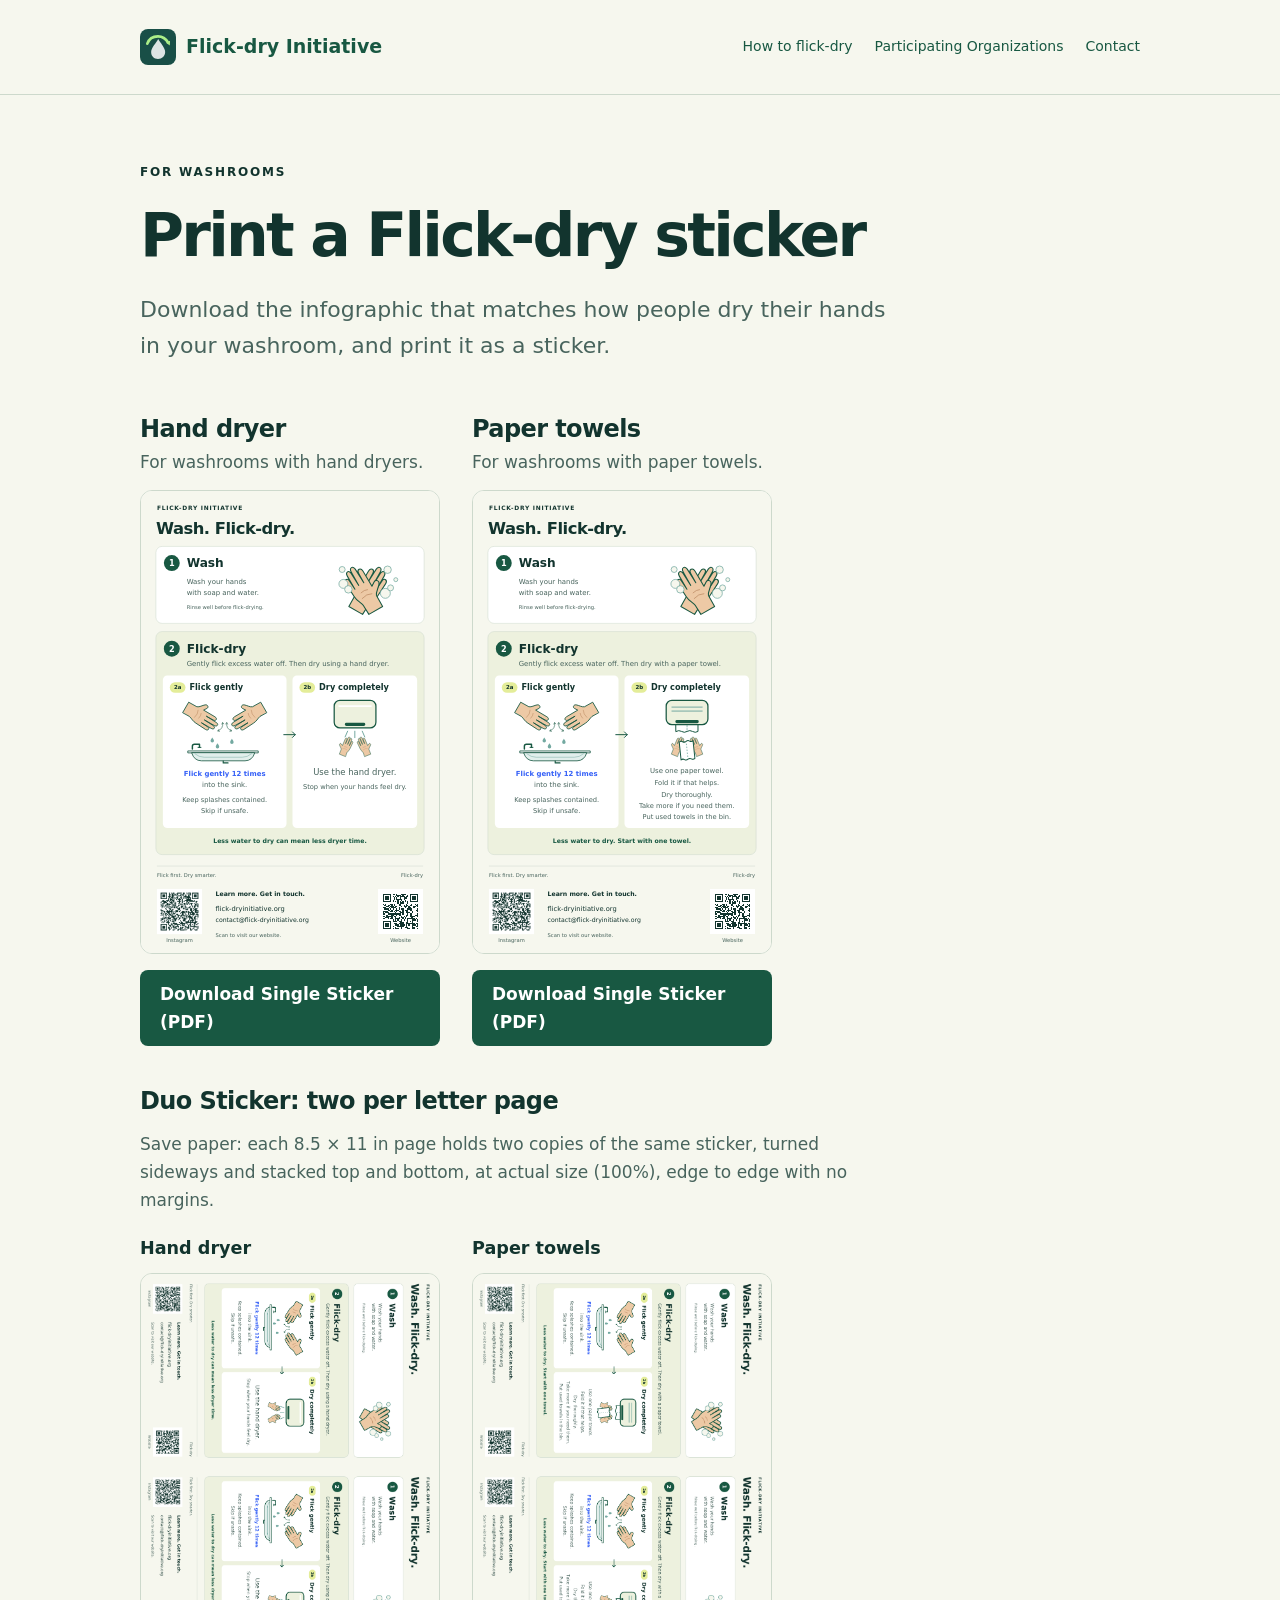
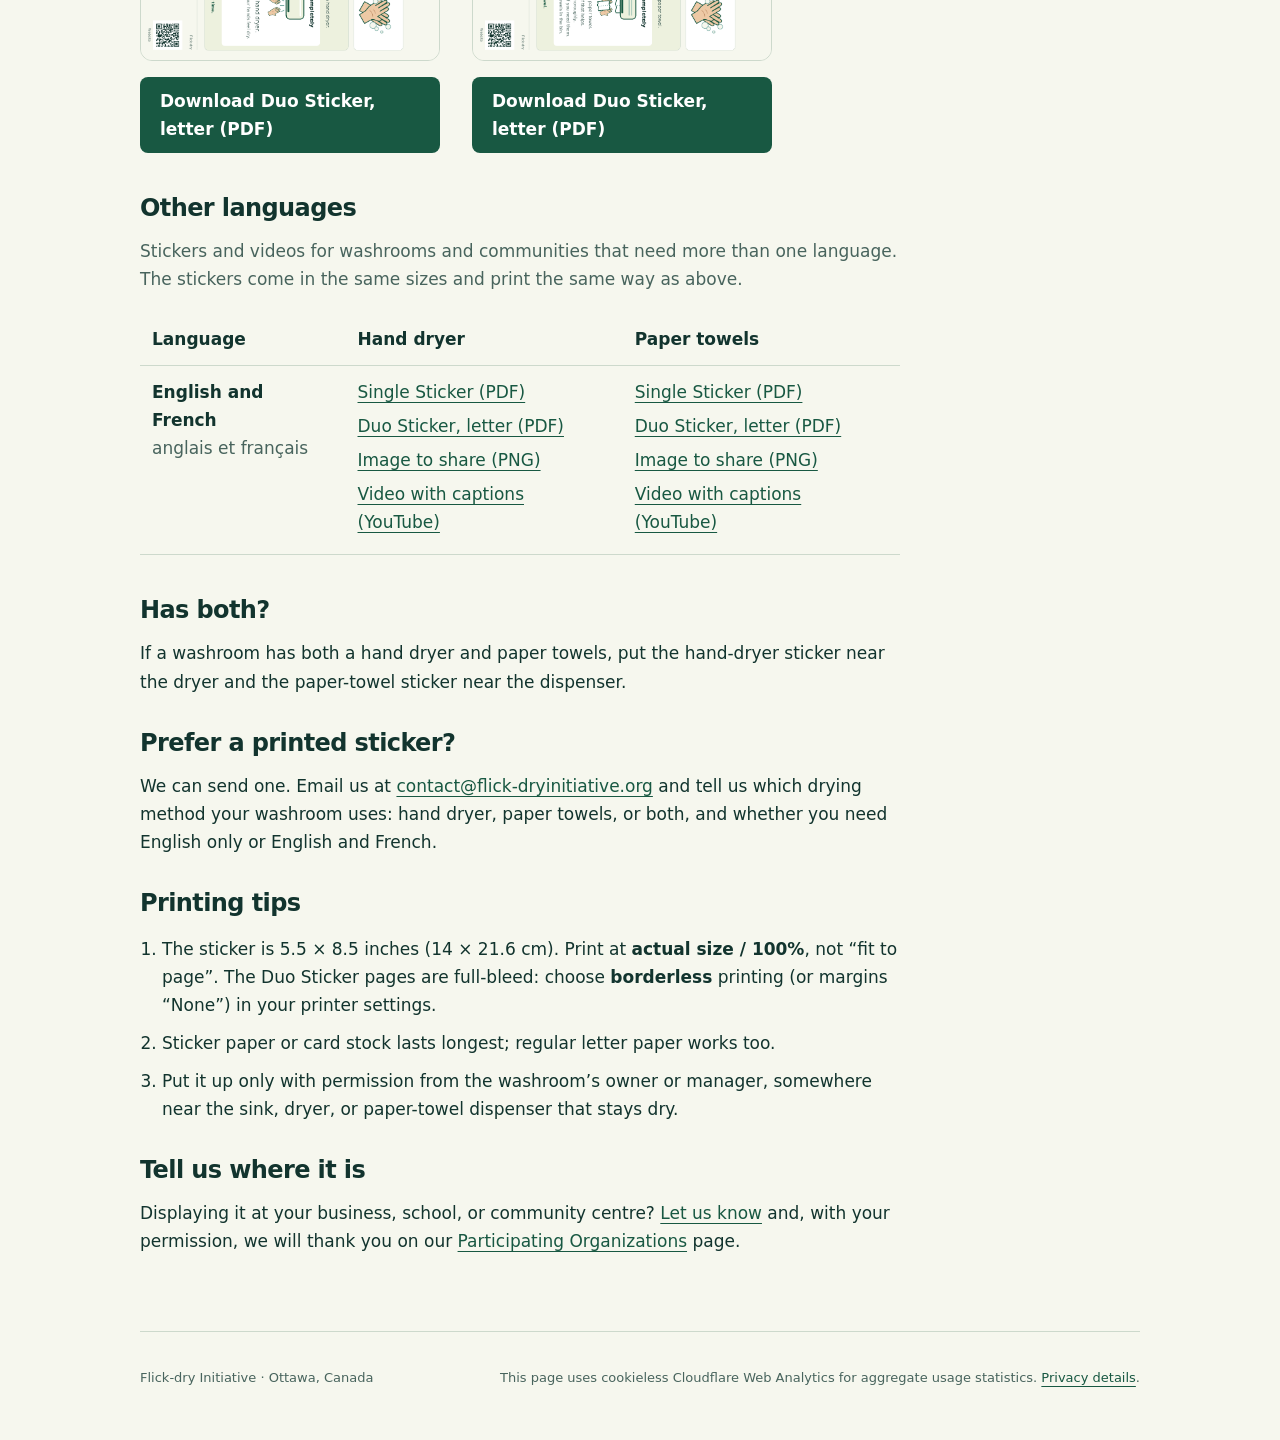
<file: sticker/index.html>
<!doctype html>
<html lang="en">
<head>
  <meta charset="utf-8">
  <meta name="viewport" content="width=device-width, initial-scale=1">
  <meta name="description" content="Print a Flick-dry washroom sticker: download the hand-dryer or paper-towel infographic as a PDF, sized to print at 5.5 × 8.5 inches.">
  <meta name="referrer" content="strict-origin-when-cross-origin">
  <link rel="canonical" href="https://flick-dryinitiative.org/sticker/">
  <link rel="icon" href="../assets/images/logo-v5.svg" type="image/svg+xml">
  <link rel="icon" href="../assets/images/favicon-32-v5.png" type="image/png" sizes="32x32">
  <link rel="apple-touch-icon" href="../assets/images/apple-touch-icon-v5.png">
  <title>Print a Sticker — Flick-dry Initiative</title>
  <meta property="og:type" content="website">
  <meta property="og:site_name" content="Flick-dry Initiative">
  <meta property="og:locale" content="en_CA">
  <meta property="og:title" content="Print a Sticker — Flick-dry Initiative">
  <meta property="og:description" content="Print a Flick-dry washroom sticker: download the hand-dryer or paper-towel infographic as a PDF, sized to print at 5.5 × 8.5 inches.">
  <meta property="og:url" content="https://flick-dryinitiative.org/sticker/">
  <meta property="og:image" content="https://flick-dryinitiative.org/assets/images/sticker-share-card-v5.png">
  <meta property="og:image:type" content="image/png">
  <meta property="og:image:width" content="1200">
  <meta property="og:image:height" content="630">
  <meta property="og:image:alt" content="Print a Flick-dry sticker: the hand-dryer and paper-towel washroom infographics side by side.">
  <meta name="twitter:card" content="summary_large_image">
  <meta name="twitter:title" content="Print a Sticker — Flick-dry Initiative">
  <meta name="twitter:description" content="Print a Flick-dry washroom sticker: download the hand-dryer or paper-towel infographic as a PDF, sized to print at 5.5 × 8.5 inches.">
  <meta name="twitter:image" content="https://flick-dryinitiative.org/assets/images/sticker-share-card-v5.png">
  <meta name="twitter:image:alt" content="Print a Flick-dry sticker: the hand-dryer and paper-towel washroom infographics side by side.">
  <link rel="stylesheet" href="../community/community.css">
  <style>
    .sticker-choices { display: grid; grid-template-columns: repeat(2, minmax(0, 300px)); gap: 32px; }
    .sticker-choice h2 { margin-bottom: 4px; }
    .sticker-choice p { color: var(--muted); margin: 0 0 14px; }
    .sticker-preview img { display: block; width: 100%; height: auto; border: 1px solid var(--line); border-radius: 12px; background: white; }
    .sticker-letter-note { max-width: 760px; color: var(--muted); }
    .sticker-choice h3 { margin: 0 0 10px; font-size: 1.1rem; }
    .sticker-info { max-width: 760px; padding-bottom: 56px; }
    .sticker-steps { padding-left: 22px; }
    .sticker-steps li { margin-bottom: 10px; }
    .sticker-languages { max-width: 760px; overflow-x: auto; }
    .sticker-languages table { border-collapse: collapse; width: 100%; }
    .sticker-languages th, .sticker-languages td { text-align: left; vertical-align: top; padding: 12px; border-bottom: 1px solid var(--line); overflow-wrap: normal; }
    .sticker-languages tbody th span { display: block; color: var(--muted); font-weight: 400; }
    .sticker-languages ul { list-style: none; margin: 0; padding: 0; }
    .sticker-languages li { margin: 0 0 6px; }
    @media (max-width: 700px) {
      .sticker-choices { grid-template-columns: minmax(0, 300px); }
      .sticker-languages th, .sticker-languages td { padding: 10px 8px; }
    }
  </style>
</head>
<body class="community-page">
  <a class="community-skip" href="#main">Skip to content</a>
  <header class="community-header">
    <div class="community-wrap community-bar">
      <a class="community-brand" href="../"><img src="../assets/images/logo-v5.svg" width="36" height="36" alt="">Flick-dry Initiative</a>
      <nav aria-label="Main navigation">
        <a href="../#how-to-flick-dry">How to flick-dry</a>
        <a href="../community/">Participating Organizations</a>
        <a href="../#contact">Contact</a>
      </nav>
    </div>
  </header>
  <main id="main" class="community-wrap">
    <div class="community-intro">
      <p class="community-eyebrow">For washrooms</p>
      <h1>Print a Flick-dry sticker</h1>
      <p class="community-lead">Download the infographic that matches how people dry their hands in your washroom, and print it as a sticker.</p>
    </div>
    <div class="sticker-choices">
      <section class="sticker-choice" aria-labelledby="hand-dryer-heading">
        <h2 id="hand-dryer-heading">Hand dryer</h2>
        <p>For washrooms with hand dryers.</p>
        <a class="sticker-preview" href="../assets/images/wash-flick-dry-hand-dryer-v5.pdf">
          <img src="../assets/images/wash-flick-dry-hand-dryer-v5.svg" width="1200" height="1860"
            alt="Hand-dryer infographic: wash with soap and water, gently flick excess water off into the sink (skip if unsafe), then use the hand dryer until your hands feel dry. Footer includes the website and email address, with website and Instagram QR codes.">
        </a>
        <a class="community-button" href="../assets/images/wash-flick-dry-hand-dryer-v5.pdf"
          download="wash-flick-dry-hand-dryer.pdf" aria-describedby="hand-dryer-heading">Download Single Sticker (PDF)</a>
      </section>
      <section class="sticker-choice" aria-labelledby="paper-towels-heading">
        <h2 id="paper-towels-heading">Paper towels</h2>
        <p>For washrooms with paper towels.</p>
        <a class="sticker-preview" href="../assets/images/wash-flick-dry-paper-towels-v5.pdf">
          <img src="../assets/images/wash-flick-dry-paper-towels-v5.svg" width="1200" height="1860"
            alt="Paper-towel infographic: wash with soap and water, gently flick excess water off into the sink (skip if unsafe), then use one paper towel, folding it if that helps, and dry thoroughly. Take more if you need them, and put used towels in the bin. Footer includes the website and email address, with website and Instagram QR codes.">
        </a>
        <a class="community-button" href="../assets/images/wash-flick-dry-paper-towels-v5.pdf"
          download="wash-flick-dry-paper-towels.pdf" aria-describedby="paper-towels-heading">Download Single Sticker (PDF)</a>
      </section>
    </div>
    <h2 style="margin-top:40px">Duo Sticker: two per letter page</h2>
    <p class="sticker-letter-note">Save paper: each 8.5 × 11 in page holds two copies of the same sticker, turned
      sideways and stacked top and bottom, at actual size (100%), edge to edge with no margins.</p>
    <div class="sticker-choices">
      <section class="sticker-choice" aria-labelledby="hand-dryer-letter-heading">
        <h3 id="hand-dryer-letter-heading">Hand dryer</h3>
        <a class="sticker-preview" href="../assets/images/wash-flick-dry-hand-dryer-letter-v5.pdf">
          <img src="../assets/images/wash-flick-dry-hand-dryer-letter-v5.png" width="935" height="1210" loading="lazy"
            alt="Letter page with two copies of the hand-dryer infographic turned sideways and stacked top and bottom.">
        </a>
        <a class="community-button" href="../assets/images/wash-flick-dry-hand-dryer-letter-v5.pdf"
          download="wash-flick-dry-hand-dryer-letter.pdf" aria-describedby="hand-dryer-letter-heading">Download Duo Sticker, letter (PDF)</a>
      </section>
      <section class="sticker-choice" aria-labelledby="paper-towels-letter-heading">
        <h3 id="paper-towels-letter-heading">Paper towels</h3>
        <a class="sticker-preview" href="../assets/images/wash-flick-dry-paper-towels-letter-v5.pdf">
          <img src="../assets/images/wash-flick-dry-paper-towels-letter-v5.png" width="935" height="1210" loading="lazy"
            alt="Letter page with two copies of the paper-towel infographic turned sideways and stacked top and bottom.">
        </a>
        <a class="community-button" href="../assets/images/wash-flick-dry-paper-towels-letter-v5.pdf"
          download="wash-flick-dry-paper-towels-letter.pdf" aria-describedby="paper-towels-letter-heading">Download Duo Sticker, letter (PDF)</a>
      </section>
    </div>
    <section id="languages" aria-labelledby="languages-heading">
      <h2 id="languages-heading" style="margin-top:40px">Other languages</h2>
      <p class="sticker-letter-note">Stickers and videos for washrooms and communities that need more than one
        language. The stickers come in the same sizes and print the same way as above.</p>
      <div class="sticker-languages">
        <table>
          <thead>
            <tr><th scope="col">Language</th><th scope="col">Hand dryer</th><th scope="col">Paper towels</th></tr>
          </thead>
          <tbody>
            <tr>
              <th scope="row">English and French <span lang="fr">anglais et français</span></th>
              <td>
                <ul>
                  <li><a href="../assets/images/wash-flick-dry-hand-dryer-en-fr-v5.pdf"
                      download="wash-flick-dry-hand-dryer-en-fr.pdf">Single Sticker (PDF)</a></li>
                  <li><a href="../assets/images/wash-flick-dry-hand-dryer-en-fr-letter-v5.pdf"
                      download="wash-flick-dry-hand-dryer-en-fr-letter.pdf">Duo Sticker, letter (PDF)</a></li>
                  <li><a href="../assets/images/wash-flick-dry-hand-dryer-en-fr-v5.png"
                      download="wash-flick-dry-hand-dryer-en-fr.png">Image to share (PNG)</a></li>
                  <li><a href="https://youtube.com/shorts/5_UXkyJSIRg" target="_blank"
                      rel="noopener noreferrer">Video with captions (YouTube)</a></li>
                </ul>
              </td>
              <td>
                <ul>
                  <li><a href="../assets/images/wash-flick-dry-paper-towels-en-fr-v5.pdf"
                      download="wash-flick-dry-paper-towels-en-fr.pdf">Single Sticker (PDF)</a></li>
                  <li><a href="../assets/images/wash-flick-dry-paper-towels-en-fr-letter-v5.pdf"
                      download="wash-flick-dry-paper-towels-en-fr-letter.pdf">Duo Sticker, letter (PDF)</a></li>
                  <li><a href="../assets/images/wash-flick-dry-paper-towels-en-fr-v5.png"
                      download="wash-flick-dry-paper-towels-en-fr.png">Image to share (PNG)</a></li>
                  <li><a href="https://youtube.com/shorts/8ExP6_8f-TA" target="_blank"
                      rel="noopener noreferrer">Video with captions (YouTube)</a></li>
                </ul>
              </td>
            </tr>
          </tbody>
        </table>
      </div>
    </section>
    <div class="sticker-info">
      <h2 style="margin-top:40px">Has both?</h2>
      <p>If a washroom has both a hand dryer and paper towels, put the hand-dryer sticker near the dryer and the
        paper-towel sticker near the dispenser.</p>
      <h2 style="margin-top:32px">Prefer a printed sticker?</h2>
      <p>We can send one. Email us at <a href="mailto:contact@flick-dryinitiative.org">contact@flick-dryinitiative.org</a> and tell us which drying method your washroom uses:
        hand dryer, paper towels, or both, and whether you need English only or English and French.</p>
      <h2 style="margin-top:32px">Printing tips</h2>
      <ol class="sticker-steps">
        <li>The sticker is 5.5 × 8.5 inches (14 × 21.6 cm). Print at <strong>actual size / 100%</strong>, not
          “fit to page”. The Duo Sticker pages are full-bleed: choose <strong>borderless</strong> printing
          (or margins “None”) in your printer settings.</li>
        <li>Sticker paper or card stock lasts longest; regular letter paper works too.</li>
        <li>Put it up only with permission from the washroom’s owner or manager, somewhere near the sink, dryer, or
          paper-towel dispenser that stays dry.</li>
      </ol>
      <h2 style="margin-top:32px">Tell us where it is</h2>
      <p>Displaying it at your business, school, or community centre? <a
          href="mailto:contact@flick-dryinitiative.org?subject=Flick-dry%20sticker%20displayed&amp;body=Organization%20name%3A%0AAddress%3A%0AMay%20we%20list%20you%20on%20our%20Participating%20Organizations%20page%3F%20(yes%2Fno)%3A%0A">Let
          us know</a> and, with your permission, we will thank you on our
        <a href="../community/">Participating Organizations</a> page.</p>
    </div>
  </main>
  <footer class="community-wrap community-footer">
    <span>Flick-dry Initiative · Ottawa, Canada</span>
    <span>This page uses cookieless Cloudflare Web Analytics for aggregate usage statistics.
      <a href="../privacy/#analytics">Privacy details</a>.</span>
  </footer>
  <!-- Cloudflare Web Analytics -->
  <script type="module" src="https://static.cloudflareinsights.com/beacon.min.js"
    data-cf-beacon='{"token": "bb09c1bdc38b4dc6b11221caf2ec21e2"}'></script>
  <!-- End Cloudflare Web Analytics -->
</body>
</html>
</file>
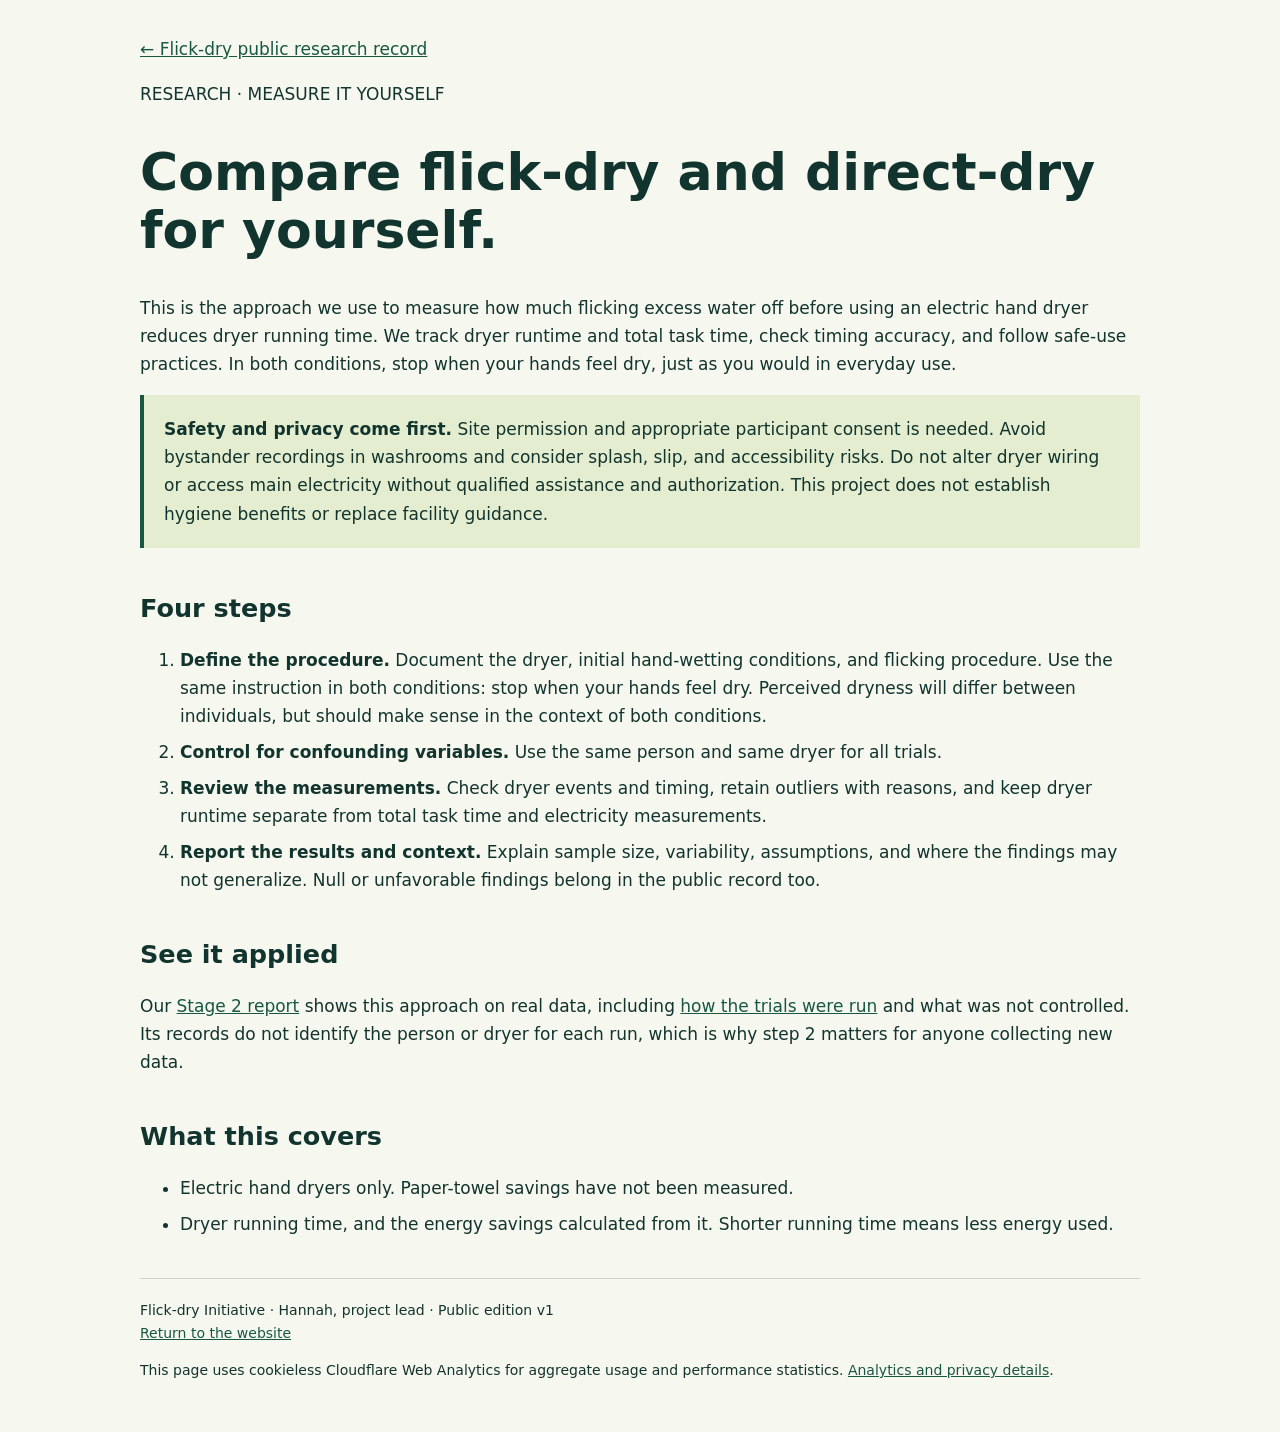
<file: research/measure-it-yourself/index.html>
<!doctype html>
<html lang="en">

<head>
  <meta charset="utf-8">
  <meta name="viewport" content="width=device-width, initial-scale=1">
  <meta name="description"
    content="How to compare flick-dry and direct-dry hand drying yourself: a four-step procedure for timing an electric hand dryer, plus safety and privacy guidance.">
  <title>Measure it yourself — Flick-dry Initiative</title>
  <link rel="canonical" href="https://flick-dryinitiative.org/research/measure-it-yourself/">
  <link rel="icon" href="../../assets/images/logo-v5.svg" type="image/svg+xml">
  <link rel="icon" href="../../assets/images/favicon-32-v5.png" type="image/png" sizes="32x32">
  <link rel="apple-touch-icon" href="../../assets/images/apple-touch-icon-v5.png">
  <meta property="og:type" content="website">
  <meta property="og:site_name" content="Flick-dry Initiative">
  <meta property="og:locale" content="en_CA">
  <meta property="og:title" content="Measure it yourself — Flick-dry Initiative">
  <meta property="og:description" content="A four-step procedure for timing an electric hand dryer with and without flicking first, plus safety and privacy guidance.">
  <meta property="og:url" content="https://flick-dryinitiative.org/research/measure-it-yourself/">
  <meta property="og:image" content="https://flick-dryinitiative.org/assets/images/share-card-v5.png">
  <meta property="og:image:type" content="image/png">
  <meta property="og:image:width" content="1200">
  <meta property="og:image:height" content="630">
  <meta property="og:image:alt" content="Flick-dry Initiative — Flick first. Dry smarter. Hands flicking water into a sink, then drying with a hand dryer or a paper towel.">
  <meta name="twitter:card" content="summary_large_image">
  <meta name="twitter:title" content="Measure it yourself — Flick-dry Initiative">
  <meta name="twitter:description" content="A four-step procedure for timing an electric hand dryer with and without flicking first, plus safety and privacy guidance.">
  <meta name="twitter:image" content="https://flick-dryinitiative.org/assets/images/share-card-v5.png">
  <meta name="twitter:image:alt" content="Flick-dry Initiative — Flick first. Dry smarter. Hands flicking water into a sink, then drying with a hand dryer or a paper towel.">
  <style>
    body {
      font: 17px/1.65 system-ui, sans-serif;
      color: #12342e;
      background: #f6f7ee;
      margin: 0
    }

    main {
      max-width: 1000px;
      margin: auto;
      padding: 35px 5%
    }

    a {
      color: #185842
    }

    h1 {
      font-size: clamp(32px, 5vw, 52px);
      line-height: 1.12
    }

    h2 {
      margin-top: 45px;
      line-height: 1.25
    }

    .note {
      background: #e4edcf;
      border-left: 4px solid #185842;
      padding: 20px
    }

    .scroll {
      overflow-x: auto
    }

    table {
      border-collapse: collapse;
      width: 100%;
      font-size: 14px
    }

    th,
    td {
      text-align: left;
      padding: 12px;
      border-bottom: 1px solid #cad7c8
    }

    caption {
      text-align: left;
      margin-bottom: 15px
    }

    svg {
      width: 100%;
      height: auto
    }

    li {
      margin: 8px 0
    }

    a:focus-visible {
      outline: 3px solid #ad591c;
      outline-offset: 4px
    }

    footer {
      border-top: 1px solid #cad7c8;
      margin-top: 40px;
      padding-top: 20px;
      font-size: 14px
    }
  </style>
</head>

<body>
  <main><a href="../../#measure-it-yourself">← Flick-dry public research record</a>
    <p>RESEARCH · MEASURE IT YOURSELF</p>
    <h1>Compare flick-dry and direct-dry<br>for yourself.</h1>
    <p>This is the approach we use to measure how much flicking excess water off before using an electric hand dryer
      reduces dryer running time. We track dryer runtime and total task time, check timing accuracy, and follow
      safe-use practices. In both conditions, stop when your hands feel dry, just as you would in everyday use.</p>
    <div class="note"><strong>Safety and privacy come first.</strong> Site permission and appropriate participant
      consent is needed. Avoid bystander recordings in washrooms and consider splash, slip, and accessibility risks. Do
      not alter dryer wiring or access main electricity without qualified assistance and authorization. This project
      does not establish hygiene benefits or replace facility guidance.</div>

    <h2>Four steps</h2>
    <ol>
      <li><strong>Define the procedure.</strong> Document the dryer, initial hand-wetting conditions, and flicking
        procedure. Use the same instruction in both conditions: stop when your hands feel dry. Perceived dryness
        will differ between individuals, but should make sense in the context of both conditions.</li>
      <li><strong>Control for confounding variables.</strong> Use the same person and same dryer for all trials.</li>
      <li><strong>Review the measurements.</strong> Check dryer events and timing, retain outliers with reasons, and
        keep dryer runtime separate from total task time and electricity measurements.</li>
      <li><strong>Report the results and context.</strong> Explain sample size, variability, assumptions, and where the
        findings may not generalize. Null or unfavorable findings belong in the public record too.</li>
    </ol>

    <h2>See it applied</h2>
    <p>Our <a href="../stage-2/">Stage 2 report</a> shows this approach on real data, including
      <a href="../stage-2/#trial-conditions">how the trials were run</a> and what was not controlled. Its records do not
      identify the person or dryer for each run, which is why step 2 matters for anyone collecting new data.</p>

    <h2>What this covers</h2>
    <ul>
      <li>Electric hand dryers only. Paper-towel savings have not been measured.</li>
      <li>Dryer running time, and the energy savings calculated from it. Shorter running time means less energy used.</li>
    </ul>

    <footer>Flick-dry Initiative · Hannah, project lead · Public edition v1<br><a
        href="../../#research">Return to the website</a>
      <p>This page uses cookieless Cloudflare Web Analytics for aggregate usage and performance statistics.
        <a href="../../privacy/#analytics">Analytics and privacy details</a>.
      </p>
    </footer>
  </main>
  <!-- Cloudflare Web Analytics -->
  <script type="module" src="https://static.cloudflareinsights.com/beacon.min.js"
    data-cf-beacon='{"token": "bb09c1bdc38b4dc6b11221caf2ec21e2"}'></script>
  <!-- End Cloudflare Web Analytics -->
</body>

</html>
</file>
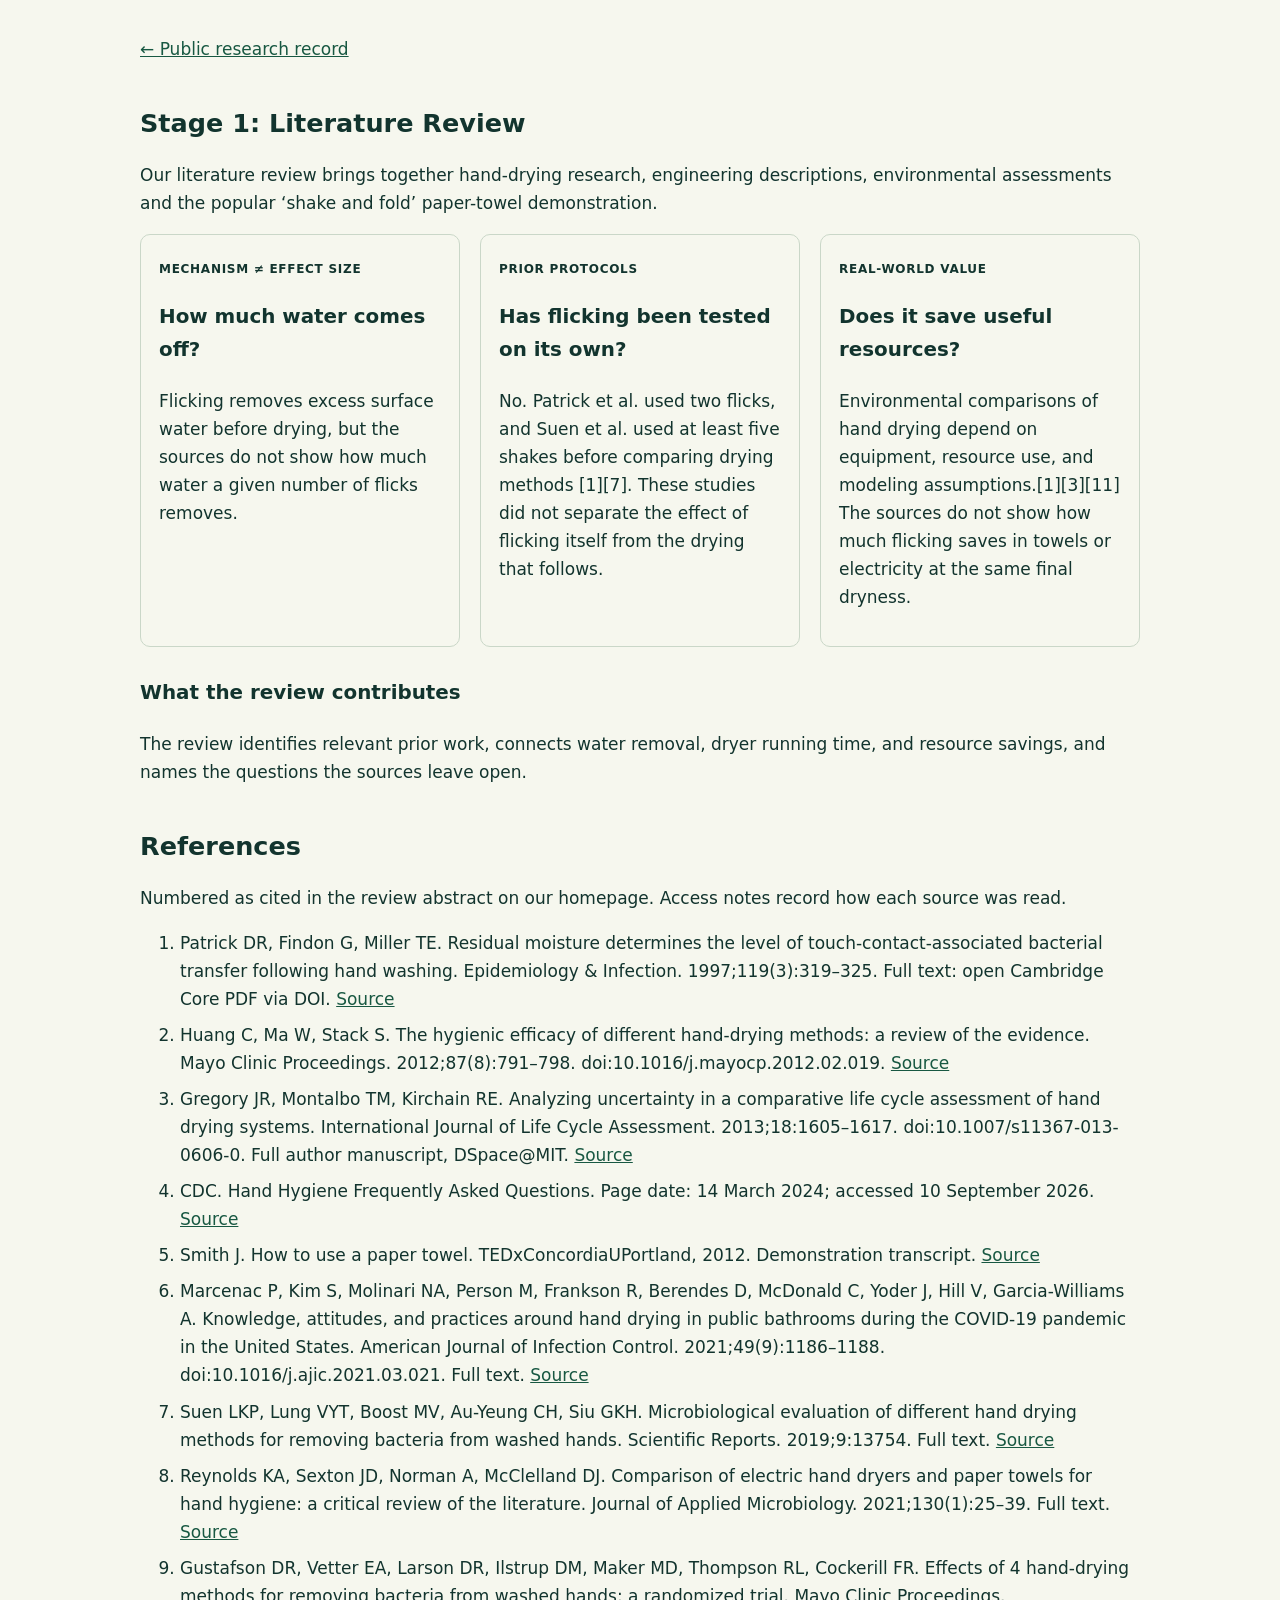
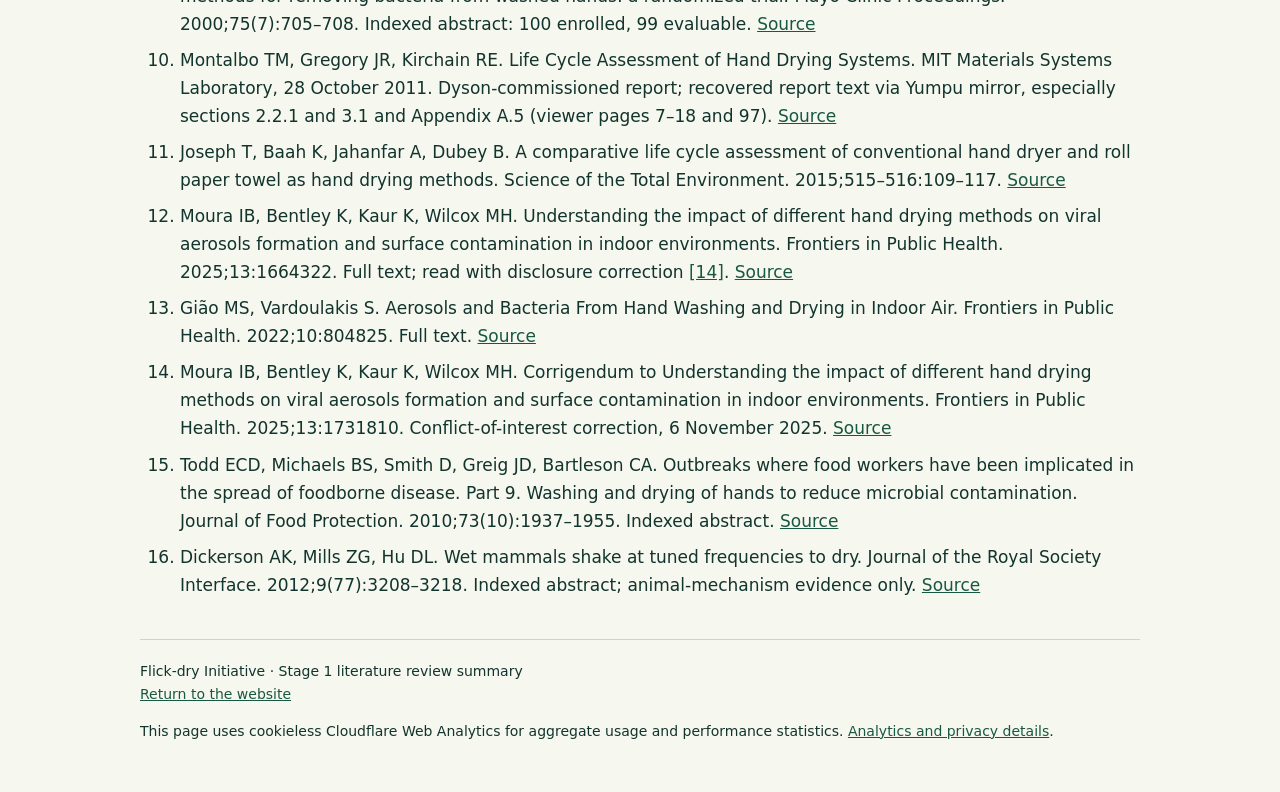
<file: research/stage-1/index.html>
<!doctype html>
<html lang="en">

<head>
  <meta charset="utf-8">
  <meta name="viewport" content="width=device-width, initial-scale=1">
  <title>Stage 1: Literature Review — Flick-dry Initiative</title>
  <meta name="description"
    content="Stage 1 literature review: what existing hand-hygiene research does and does not establish about flicking water off before drying.">
  <link rel="canonical" href="https://flick-dryinitiative.org/research/stage-1/">
  <link rel="icon" href="../../assets/images/logo-v5.svg" type="image/svg+xml">
  <link rel="icon" href="../../assets/images/favicon-32-v5.png" type="image/png" sizes="32x32">
  <link rel="apple-touch-icon" href="../../assets/images/apple-touch-icon-v5.png">
  <meta property="og:type" content="website">
  <meta property="og:site_name" content="Flick-dry Initiative">
  <meta property="og:locale" content="en_CA">
  <meta property="og:title" content="Stage 1: Literature Review — Flick-dry Initiative">
  <meta property="og:description"
    content="What existing hand-hygiene research does, and does not, establish about flicking water off before drying.">
  <meta property="og:url" content="https://flick-dryinitiative.org/research/stage-1/">
  <meta property="og:image" content="https://flick-dryinitiative.org/assets/images/share-card-v5.png">
  <meta property="og:image:type" content="image/png">
  <meta property="og:image:width" content="1200">
  <meta property="og:image:height" content="630">
  <meta property="og:image:alt"
    content="Flick-dry Initiative — Flick first. Dry smarter. Hands flicking water into a sink, then drying with a hand dryer or a paper towel.">
  <meta name="twitter:card" content="summary_large_image">
  <meta name="twitter:title" content="Stage 1: Literature Review — Flick-dry Initiative">
  <meta name="twitter:description"
    content="What existing hand-hygiene research does, and does not, establish about flicking water off before drying.">
  <meta name="twitter:image" content="https://flick-dryinitiative.org/assets/images/share-card-v5.png">
  <meta name="twitter:image:alt"
    content="Flick-dry Initiative — Flick first. Dry smarter. Hands flicking water into a sink, then drying with a hand dryer or a paper towel.">
  <style>
    body {
      font: 17px/1.65 system-ui, sans-serif;
      color: #12342e;
      background: #f6f7ee;
      margin: 0
    }

    main {
      max-width: 1000px;
      margin: auto;
      padding: 35px 5%
    }

    a {
      color: #185842
    }

    h1 {
      font-size: clamp(32px, 5vw, 52px);
      line-height: 1.12
    }

    h2 {
      margin-top: 45px;
      line-height: 1.25
    }

    .note {
      background: #e4edcf;
      border-left: 4px solid #185842;
      padding: 20px
    }

    .scroll {
      overflow-x: auto
    }

    table {
      border-collapse: collapse;
      width: 100%;
      font-size: 14px
    }

    th,
    td {
      text-align: left;
      padding: 12px;
      border-bottom: 1px solid #cad7c8
    }

    caption {
      text-align: left;
      margin-bottom: 15px
    }

    svg {
      width: 100%;
      height: auto
    }

    li {
      margin: 8px 0
    }

    a:focus-visible {
      outline: 3px solid #ad591c;
      outline-offset: 4px
    }

    footer {
      border-top: 1px solid #cad7c8;
      margin-top: 40px;
      padding-top: 20px;
      font-size: 14px
    }

    .grid {
      display: grid;
      grid-template-columns: repeat(3, 1fr);
      gap: 20px
    }

    .card {
      border: 1px solid #cad7c8;
      padding: 18px;
      border-radius: 10px
    }

    .two {
      display: grid;
      grid-template-columns: 1fr 1fr;
      gap: 25px
    }

    .eyebrow,
    .number {
      font-size: 12px;
      font-weight: bold;
      letter-spacing: .06em
    }

    details {
      margin-top: 25px
    }

    summary {
      cursor: pointer;
      font-weight: bold
    }

    @media(max-width:760px) {

      .grid,
      .two {
        grid-template-columns: 1fr
      }
    }
  </style>
</head>

<body>
  <main><a href="../../#research">← Public research record</a>
    <section id="why-experiment" aria-labelledby="why-title">
      <h2 id="why-title">Stage 1: Literature Review</h2>
      <div class="intro">
        <p>Our literature review brings together hand-drying research, engineering descriptions, environmental
          assessments and the popular ‘shake and fold’ paper-towel demonstration.</p>
      </div>
      <div class="grid">
        <article class="card"><span class="number">MECHANISM ≠ EFFECT SIZE</span>
          <h3>How much water comes off?</h3>
          <p>Flicking removes excess surface water before drying, but the sources do not show how much water a
            given number of flicks removes.</p>
        </article>
        <article class="card"><span class="number">PRIOR PROTOCOLS</span>
          <h3>Has flicking been tested on its own?</h3>
          <p>No. Patrick et al. used two flicks, and Suen et al. used at least five shakes before comparing drying
            methods [1][7]. These studies did not separate the effect of flicking itself from the drying that follows.
          </p>
        </article>
        <article class="card"><span class="number">REAL-WORLD VALUE</span>
          <h3>Does it save useful resources?</h3>
          <p>Environmental comparisons of hand drying depend on equipment, resource use, and modeling
            assumptions.[1][3][11] The sources do not show how much flicking saves in towels or electricity at the same
            final dryness.</p>
        </article>
      </div>
      <div style="margin-top:30px">
        <h3>What the review contributes</h3>
        <p>The review identifies relevant prior work, connects water removal, dryer running time, and resource
          savings, and names the questions the sources leave open.</p>
      </div>
    </section>
    <section id="references" aria-labelledby="references-title">
      <h2 id="references-title">References</h2>
      <p>Numbered as cited in the review abstract on our homepage. Access notes record how each source was read.</p>
      <ol>
        <li id="ref-1">Patrick DR, Findon G, Miller TE. Residual moisture determines the level of
          touch-contact-associated bacterial transfer following hand washing. Epidemiology &amp; Infection.
          1997;119(3):319–325. Full text: open Cambridge Core PDF via DOI. <a
            href="https://doi.org/10.1017/S0950268897008261" target="_blank" rel="noopener noreferrer">Source</a></li>
        <li id="ref-2">Huang C, Ma W, Stack S. The hygienic efficacy of different hand-drying methods: a review of the
          evidence. Mayo Clinic Proceedings. 2012;87(8):791–798. doi:10.1016/j.mayocp.2012.02.019. <a
            href="https://pmc.ncbi.nlm.nih.gov/articles/PMC3538484" target="_blank" rel="noopener noreferrer">Source</a>
        </li>
        <li id="ref-3">Gregory JR, Montalbo TM, Kirchain RE. Analyzing uncertainty in a comparative life cycle
          assessment of hand drying systems. International Journal of Life Cycle Assessment. 2013;18:1605–1617.
          doi:10.1007/s11367-013-0606-0. Full author manuscript, DSpace@MIT. <a
            href="https://dspace.mit.edu/handle/1721.1/103115" target="_blank" rel="noopener noreferrer">Source</a></li>
        <li id="ref-4">CDC. Hand Hygiene Frequently Asked Questions. Page date: 14 March 2024; accessed 10 September
          2026. <a href="https://www.cdc.gov/clean-hands/faq/index.html" target="_blank"
            rel="noopener noreferrer">Source</a></li>
        <li id="ref-5">Smith J. How to use a paper towel. TEDxConcordiaUPortland, 2012. Demonstration transcript. <a
            href="https://www.ted.com/talks/joe_smith_how_to_use_a_paper_towel/transcript" target="_blank"
            rel="noopener noreferrer">Source</a></li>
        <li id="ref-6">Marcenac P, Kim S, Molinari NA, Person M, Frankson R, Berendes D, McDonald C, Yoder J, Hill V,
          Garcia-Williams A. Knowledge, attitudes, and practices around hand drying in public bathrooms during the
          COVID-19 pandemic in the United States. American Journal of Infection Control. 2021;49(9):1186–1188.
          doi:10.1016/j.ajic.2021.03.021. Full text. <a href="https://pmc.ncbi.nlm.nih.gov/articles/PMC8025600"
            target="_blank" rel="noopener noreferrer">Source</a></li>
        <li id="ref-7">Suen LKP, Lung VYT, Boost MV, Au-Yeung CH, Siu GKH. Microbiological evaluation of different hand
          drying methods for removing bacteria from washed hands. Scientific Reports. 2019;9:13754. Full text. <a
            href="https://doi.org/10.1038/s41598-019-50239-4" target="_blank" rel="noopener noreferrer">Source</a></li>
        <li id="ref-8">Reynolds KA, Sexton JD, Norman A, McClelland DJ. Comparison of electric hand dryers and paper
          towels for hand hygiene: a critical review of the literature. Journal of Applied Microbiology.
          2021;130(1):25–39. Full text. <a href="https://doi.org/10.1111/jam.14796" target="_blank"
            rel="noopener noreferrer">Source</a></li>
        <li id="ref-9">Gustafson DR, Vetter EA, Larson DR, Ilstrup DM, Maker MD, Thompson RL, Cockerill FR. Effects of 4
          hand-drying methods for removing bacteria from washed hands: a randomized trial. Mayo Clinic Proceedings.
          2000;75(7):705–708. Indexed abstract: 100 enrolled, 99 evaluable. <a href="https://doi.org/10.4065/75.7.705"
            target="_blank" rel="noopener noreferrer">Source</a></li>
        <li id="ref-10">Montalbo TM, Gregory JR, Kirchain RE. Life Cycle Assessment of Hand Drying Systems. MIT
          Materials Systems Laboratory, 28 October 2011. Dyson-commissioned report; recovered report text via Yumpu
          mirror, especially sections 2.2.1 and 3.1 and Appendix A.5 (viewer pages 7–18 and 97). <a
            href="https://www.yumpu.com/en/document/view/11609993/life-cycle-assessment-of-hand-drying-systems-mit-materials-"
            target="_blank" rel="noopener noreferrer">Source</a></li>
        <li id="ref-11">Joseph T, Baah K, Jahanfar A, Dubey B. A comparative life cycle assessment of conventional hand
          dryer and roll paper towel as hand drying methods. Science of the Total Environment. 2015;515–516:109–117. <a
            href="https://doi.org/10.1016/j.scitotenv.2015.01.112" target="_blank" rel="noopener noreferrer">Source</a>
        </li>
        <li id="ref-12">Moura IB, Bentley K, Kaur K, Wilcox MH. Understanding the impact of different hand drying
          methods on viral aerosols formation and surface contamination in indoor environments. Frontiers in Public
          Health. 2025;13:1664322. Full text; read with disclosure correction <a href="#ref-14">[14]</a>. <a
            href="https://www.frontiersin.org/journals/public-health/articles/10.3389/fpubh.2025.1664322/full"
            target="_blank" rel="noopener noreferrer">Source</a></li>
        <li id="ref-13">Gião MS, Vardoulakis S. Aerosols and Bacteria From Hand Washing and Drying in Indoor Air.
          Frontiers in Public Health. 2022;10:804825. Full text. <a
            href="https://www.frontiersin.org/journals/public-health/articles/10.3389/fpubh.2022.804825/full"
            target="_blank" rel="noopener noreferrer">Source</a></li>
        <li id="ref-14">Moura IB, Bentley K, Kaur K, Wilcox MH. Corrigendum to Understanding the impact of different
          hand drying methods on viral aerosols formation and surface contamination in indoor environments. Frontiers in
          Public Health. 2025;13:1731810. Conflict-of-interest correction, 6 November 2025. <a
            href="https://www.frontiersin.org/journals/public-health/articles/10.3389/fpubh.2025.1731810/full"
            target="_blank" rel="noopener noreferrer">Source</a></li>
        <li id="ref-15">Todd ECD, Michaels BS, Smith D, Greig JD, Bartleson CA. Outbreaks where food workers have been
          implicated in the spread of foodborne disease. Part 9. Washing and drying of hands to reduce microbial
          contamination. Journal of Food Protection. 2010;73(10):1937–1955. Indexed abstract. <a
            href="https://doi.org/10.4315/0362-028X-73.10.1937" target="_blank" rel="noopener noreferrer">Source</a>
        </li>
        <li id="ref-16">Dickerson AK, Mills ZG, Hu DL. Wet mammals shake at tuned frequencies to dry. Journal of the
          Royal Society Interface. 2012;9(77):3208–3218. Indexed abstract; animal-mechanism evidence only. <a
            href="https://doi.org/10.1098/rsif.2012.0429" target="_blank" rel="noopener noreferrer">Source</a></li>
      </ol>
    </section>
    <footer>Flick-dry Initiative · Stage 1 literature review summary<br><a href="../../#research">Return to
        the website</a>
      <p>This page uses cookieless Cloudflare Web Analytics for aggregate usage and performance statistics.
        <a href="../../privacy/#analytics">Analytics and privacy details</a>.
      </p>
    </footer>
  </main>
  <!-- Cloudflare Web Analytics -->
  <script type="module" src="https://static.cloudflareinsights.com/beacon.min.js"
    data-cf-beacon='{"token": "bb09c1bdc38b4dc6b11221caf2ec21e2"}'></script>
  <!-- End Cloudflare Web Analytics -->
</body>

</html>
</file>
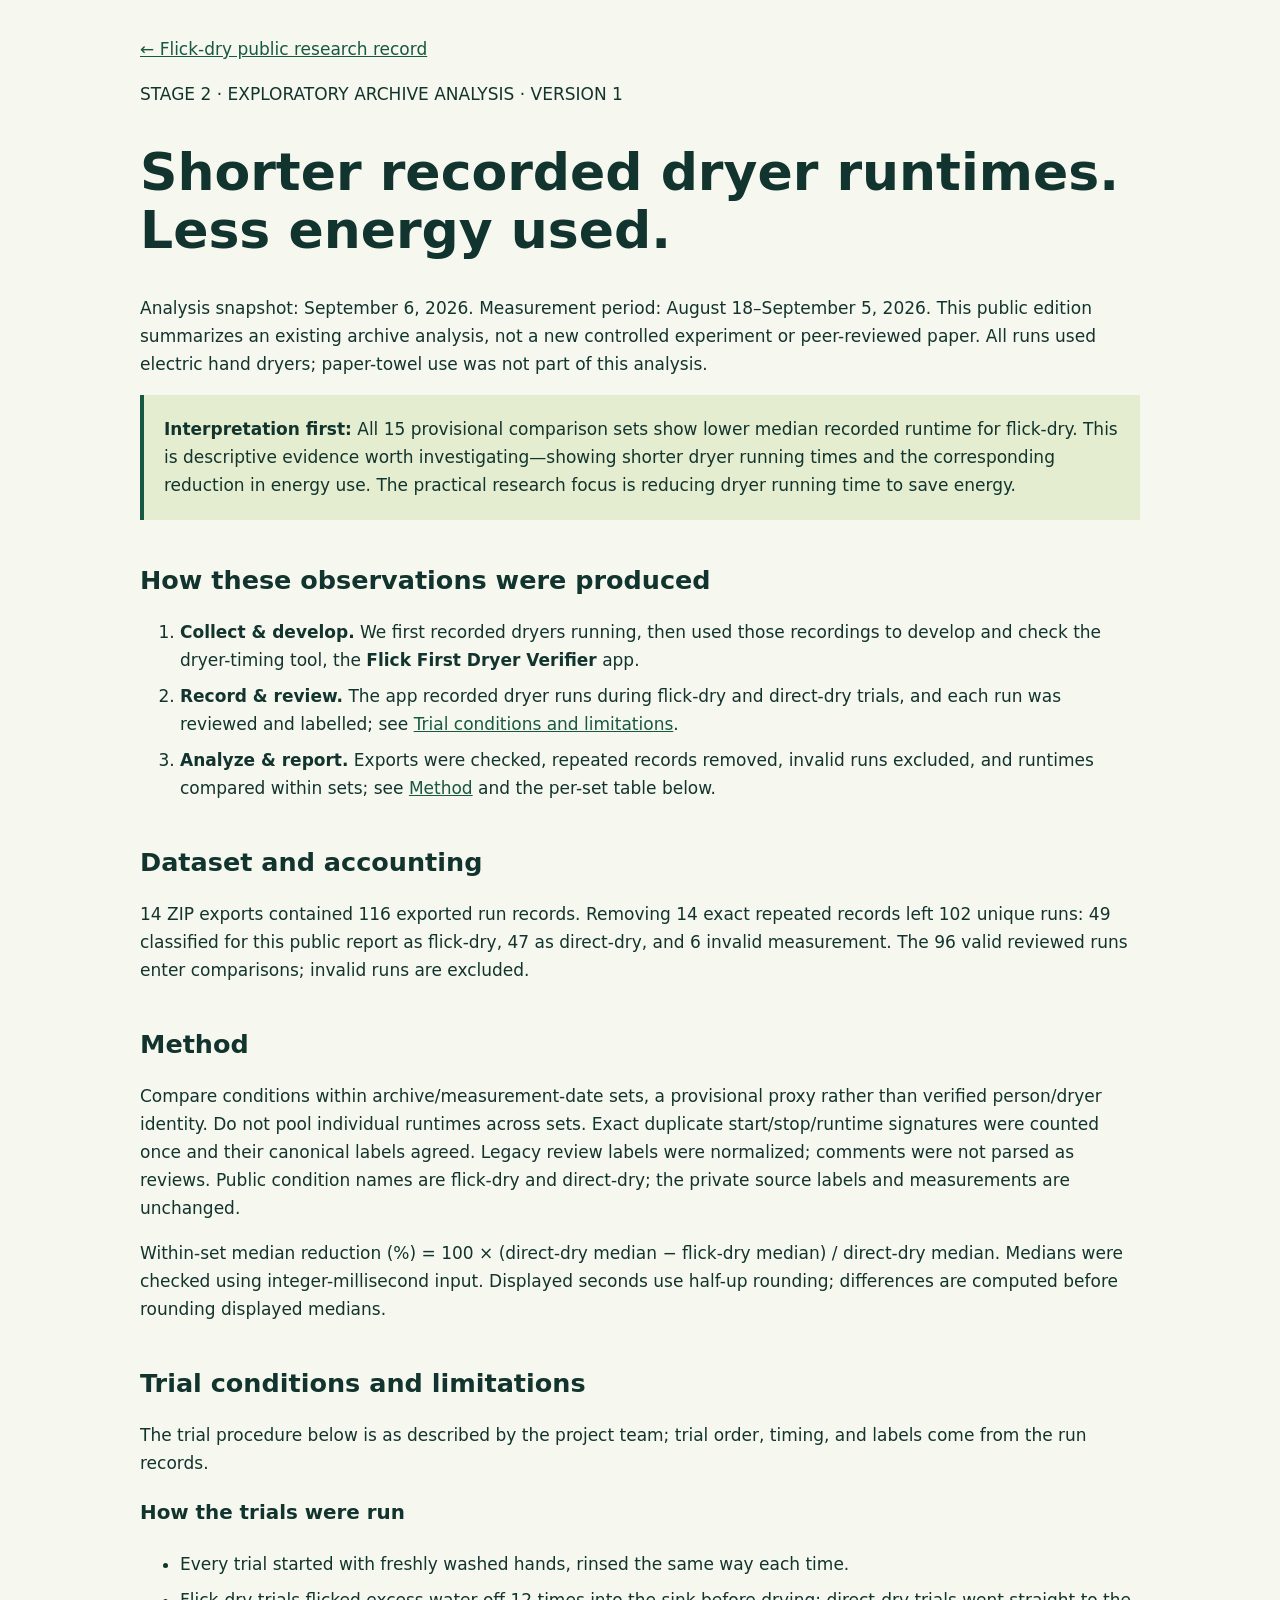
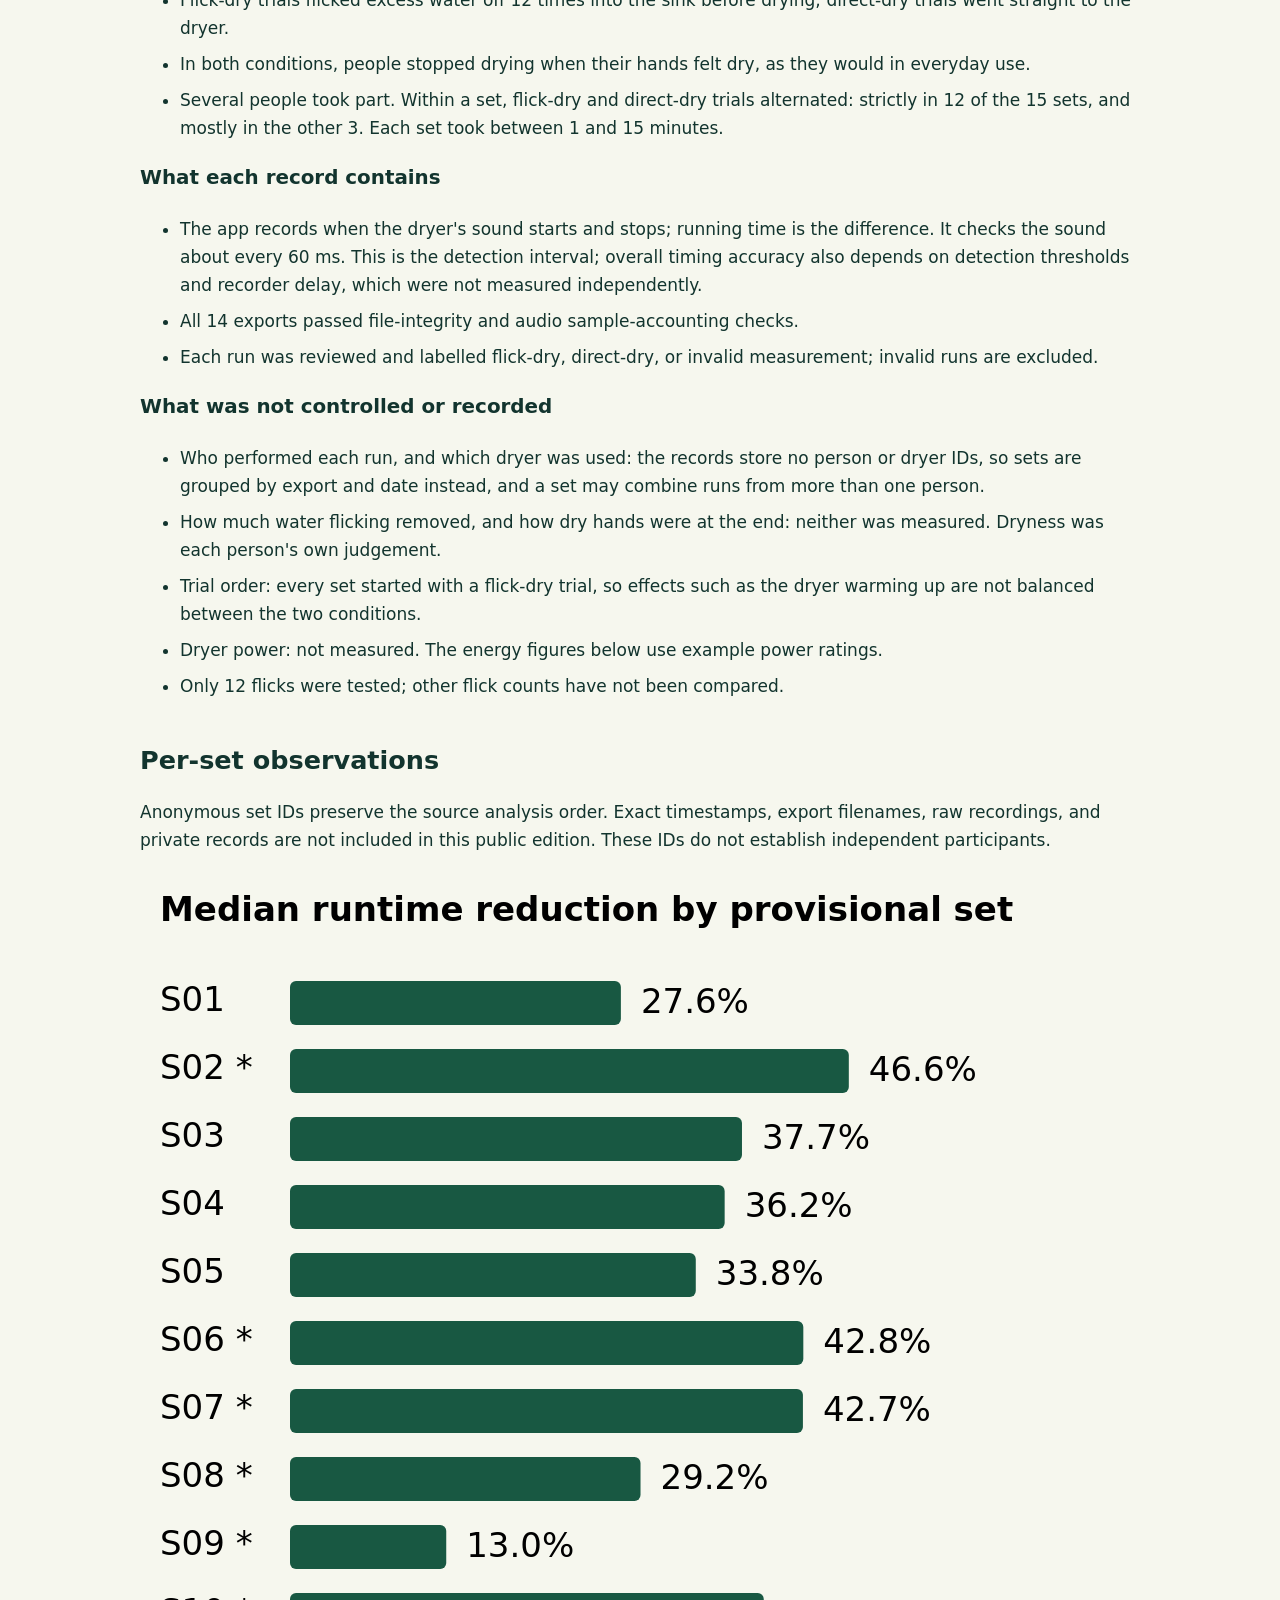
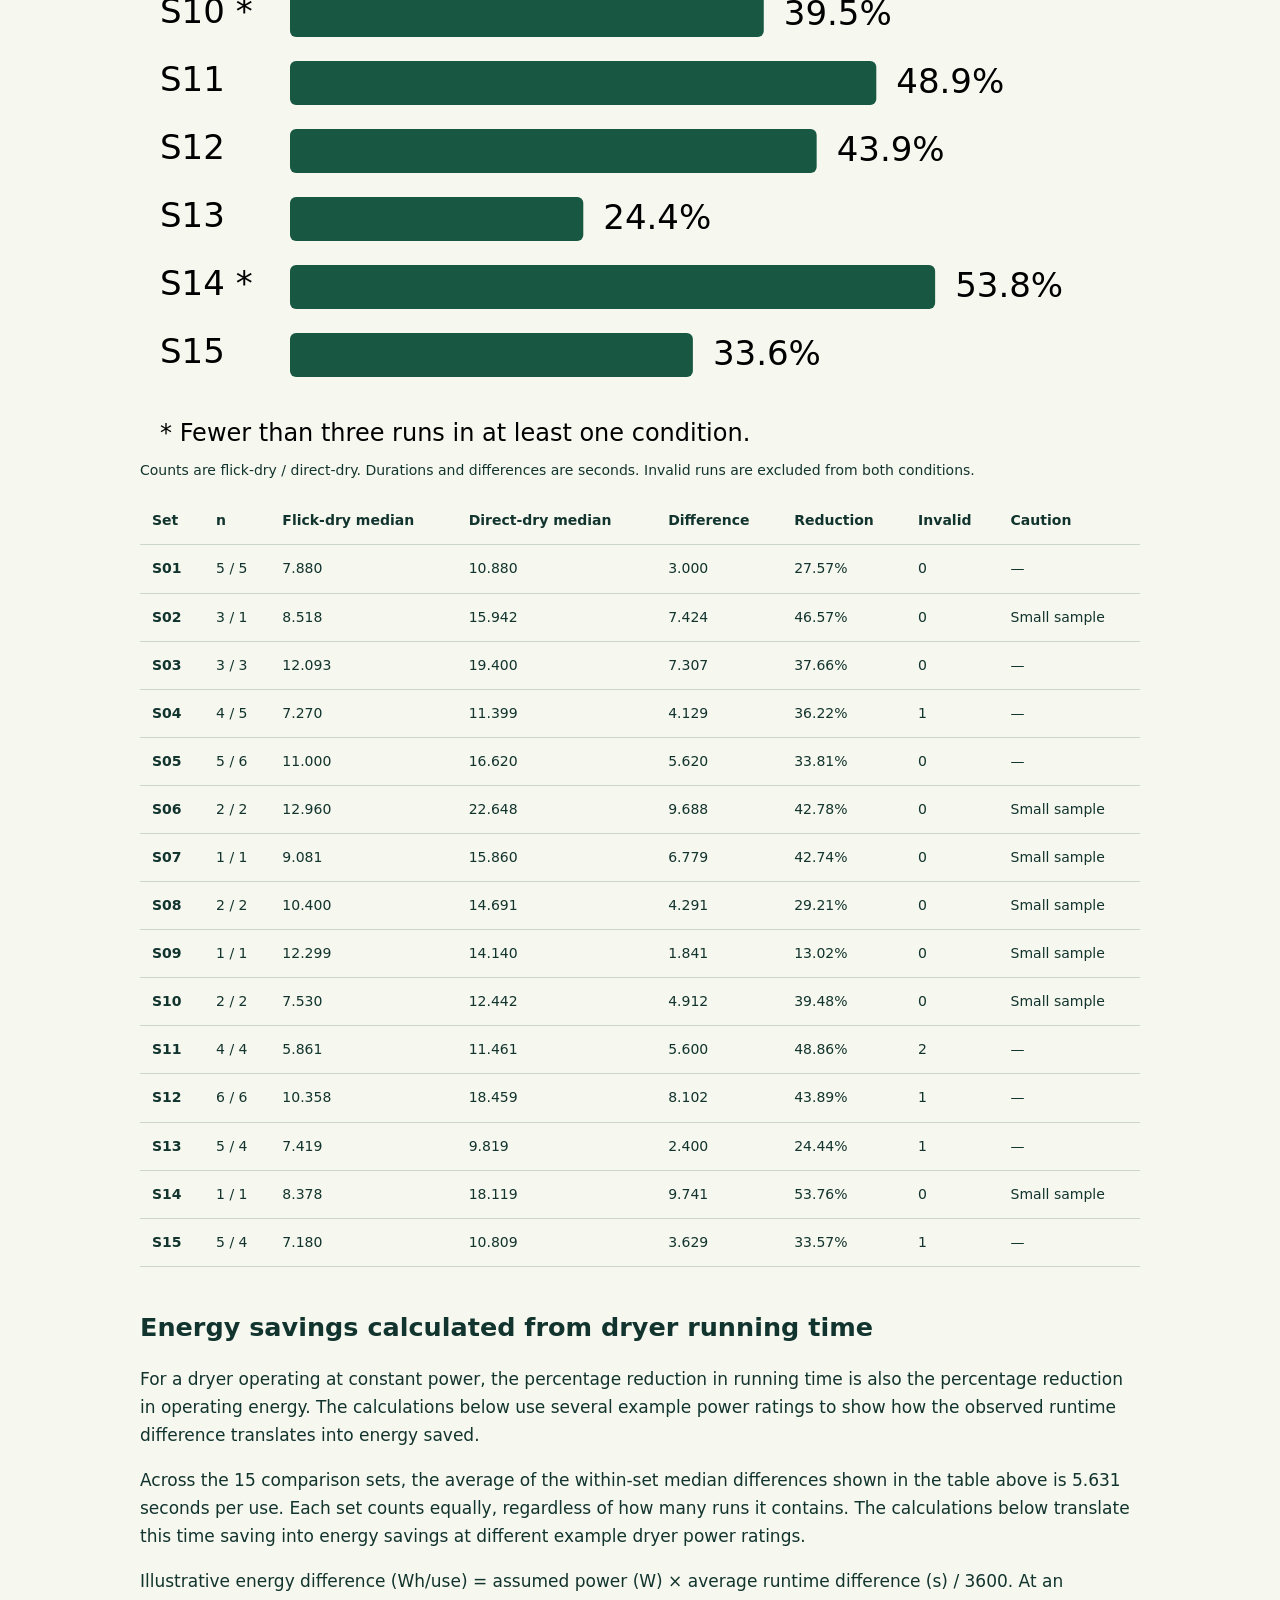
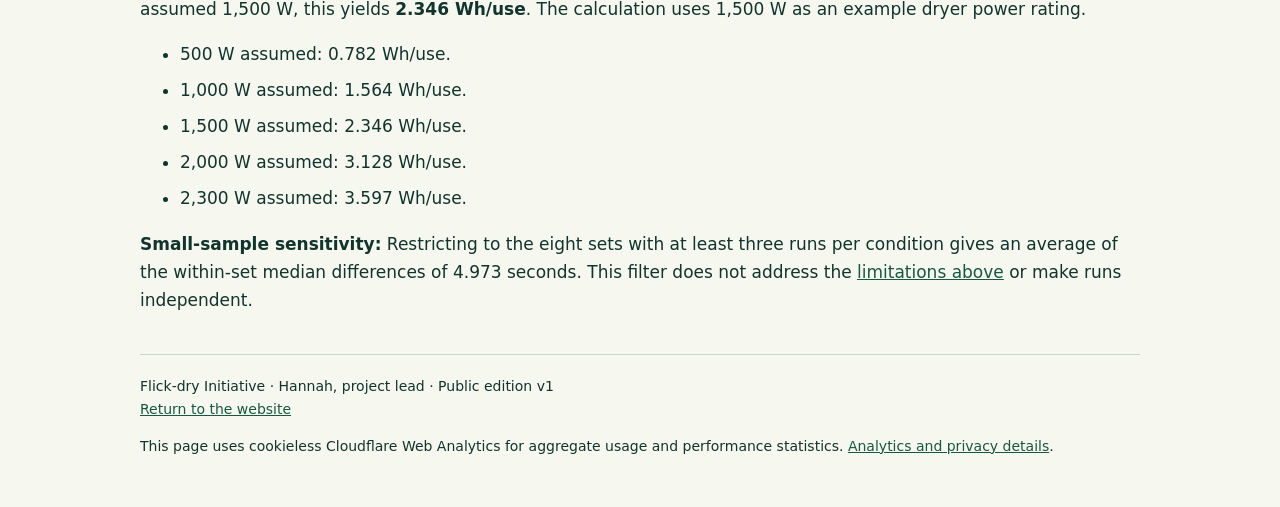
<file: research/stage-2/index.html>
<!doctype html>
<html lang="en">

<head>
  <meta charset="utf-8">
  <meta name="viewport" content="width=device-width, initial-scale=1">
  <meta name="description"
    content="Stage 2 exploratory analysis of Flick-dry archive runtimes, with per-set results, quality notes, and limitations.">
  <title>Stage 2 archive analysis — Flick-dry Initiative</title>
  <link rel="canonical" href="https://flick-dryinitiative.org/research/stage-2/">
  <link rel="icon" href="../../assets/images/logo-v5.svg" type="image/svg+xml">
  <link rel="icon" href="../../assets/images/favicon-32-v5.png" type="image/png" sizes="32x32">
  <link rel="apple-touch-icon" href="../../assets/images/apple-touch-icon-v5.png">
  <meta property="og:type" content="website">
  <meta property="og:site_name" content="Flick-dry Initiative">
  <meta property="og:locale" content="en_CA">
  <meta property="og:title" content="Stage 2 archive analysis — Flick-dry Initiative">
  <meta property="og:description" content="Exploratory analysis of 96 reviewed hand-dryer runs: per-set results, quality notes, and the limits of what the data shows.">
  <meta property="og:url" content="https://flick-dryinitiative.org/research/stage-2/">
  <meta property="og:image" content="https://flick-dryinitiative.org/assets/images/share-card-v5.png">
  <meta property="og:image:type" content="image/png">
  <meta property="og:image:width" content="1200">
  <meta property="og:image:height" content="630">
  <meta property="og:image:alt" content="Flick-dry Initiative — Flick first. Dry smarter. Hands flicking water into a sink, then drying with a hand dryer or a paper towel.">
  <meta name="twitter:card" content="summary_large_image">
  <meta name="twitter:title" content="Stage 2 archive analysis — Flick-dry Initiative">
  <meta name="twitter:description" content="Exploratory analysis of 96 reviewed hand-dryer runs: per-set results, quality notes, and the limits of what the data shows.">
  <meta name="twitter:image" content="https://flick-dryinitiative.org/assets/images/share-card-v5.png">
  <meta name="twitter:image:alt" content="Flick-dry Initiative — Flick first. Dry smarter. Hands flicking water into a sink, then drying with a hand dryer or a paper towel.">
  <style>
    body {
      font: 17px/1.65 system-ui, sans-serif;
      color: #12342e;
      background: #f6f7ee;
      margin: 0
    }

    main {
      max-width: 1000px;
      margin: auto;
      padding: 35px 5%
    }

    a {
      color: #185842
    }

    h1 {
      font-size: clamp(32px, 5vw, 52px);
      line-height: 1.12
    }

    h2 {
      margin-top: 45px;
      line-height: 1.25
    }

    .note {
      background: #e4edcf;
      border-left: 4px solid #185842;
      padding: 20px
    }

    .scroll {
      overflow-x: auto
    }

    table {
      border-collapse: collapse;
      width: 100%;
      font-size: 14px
    }

    th,
    td {
      text-align: left;
      padding: 12px;
      border-bottom: 1px solid #cad7c8
    }

    caption {
      text-align: left;
      margin-bottom: 15px
    }

    svg {
      width: 100%;
      height: auto
    }

    li {
      margin: 8px 0
    }

    a:focus-visible {
      outline: 3px solid #ad591c;
      outline-offset: 4px
    }

    footer {
      border-top: 1px solid #cad7c8;
      margin-top: 40px;
      padding-top: 20px;
      font-size: 14px
    }
  </style>
</head>

<body>
  <main><a href="../../#research">← Flick-dry public research record</a>
    <p>STAGE 2 · EXPLORATORY ARCHIVE ANALYSIS · VERSION 1</p>
    <h1>Shorter recorded dryer runtimes.<br>Less energy used.</h1>
    <p>Analysis snapshot: September 6, 2026. Measurement period: August 18–September 5, 2026. This public edition
      summarizes an existing archive analysis, not a new controlled experiment or peer-reviewed paper. All runs used
      electric hand dryers; paper-towel use was not part of this analysis.</p>
    <div class="note"><strong>Interpretation first:</strong> All 15 provisional comparison sets show lower median
      recorded runtime for flick-dry. This is descriptive evidence worth investigating—showing shorter dryer running
      times and the corresponding reduction in energy use. The practical research focus is reducing dryer running time
      to save energy.</div>
    <h2 id="how-produced">How these observations were produced</h2>
    <ol>
      <li><strong>Collect &amp; develop.</strong> We first recorded dryers running, then used those recordings to
        develop and check the dryer-timing tool, the <strong>Flick First Dryer Verifier</strong> app.</li>
      <li><strong>Record &amp; review.</strong> The app recorded dryer runs during flick-dry and direct-dry trials, and
        each run was reviewed and labelled; see <a href="#trial-conditions">Trial conditions and limitations</a>.</li>
      <li><strong>Analyze &amp; report.</strong> Exports were checked, repeated records removed, invalid runs excluded,
        and runtimes compared within sets; see <a href="#method">Method</a> and the per-set table below.</li>
    </ol>
    <h2>Dataset and accounting</h2>
    <p>14 ZIP exports contained 116 exported run records. Removing 14 exact repeated records left 102 unique runs: 49
      classified for this public report as flick-dry, 47 as direct-dry, and 6 invalid measurement. The 96 valid reviewed
      runs enter comparisons; invalid runs are excluded. </p>
    <h2 id="method">Method</h2>
    <p>Compare conditions within archive/measurement-date sets, a provisional proxy rather than verified person/dryer
      identity. Do not pool individual runtimes across sets. Exact duplicate start/stop/runtime signatures were counted
      once and their canonical labels agreed. Legacy review labels were normalized; comments were not parsed as reviews.
      Public condition names are flick-dry and direct-dry; the private source labels and measurements are unchanged.</p>
    <p>Within-set median reduction (%) = 100 × (direct-dry median − flick-dry median) / direct-dry median. Medians were
      checked using integer-millisecond input. Displayed seconds use half-up rounding; differences are computed before
      rounding displayed medians.</p>
    <h2 id="trial-conditions">Trial conditions and limitations</h2>
    <p>The trial procedure below is as described by the project team; trial order, timing, and labels come from the
      run records.</p>
    <h3>How the trials were run</h3>
    <ul>
      <li>Every trial started with freshly washed hands, rinsed the same way each time.</li>
      <li>Flick-dry trials flicked excess water off 12 times into the sink before drying; direct-dry trials went
        straight to the dryer.</li>
      <li>In both conditions, people stopped drying when their hands felt dry, as they would in everyday use.</li>
      <li>Several people took part. Within a set, flick-dry and direct-dry trials alternated: strictly in 12 of the 15
        sets, and mostly in the other 3. Each set took between 1 and 15 minutes.</li>
    </ul>
    <h3>What each record contains</h3>
    <ul>
      <li>The app records when the dryer's sound starts and stops; running time is the difference. It checks the sound
        about every 60 ms. This is the detection interval; overall timing accuracy also depends on detection
        thresholds and recorder delay, which were not measured independently.</li>
      <li>All 14 exports passed file-integrity and audio sample-accounting checks.</li>
      <li>Each run was reviewed and labelled flick-dry, direct-dry, or invalid measurement; invalid runs are excluded.</li>
    </ul>
    <h3>What was not controlled or recorded</h3>
    <ul>
      <li>Who performed each run, and which dryer was used: the records store no person or dryer IDs, so sets are
        grouped by export and date instead, and a set may combine runs from more than one person.</li>
      <li>How much water flicking removed, and how dry hands were at the end: neither was measured. Dryness was each
        person's own judgement.</li>
      <li>Trial order: every set started with a flick-dry trial, so effects such as the dryer warming up are not
        balanced between the two conditions.</li>
      <li>Dryer power: not measured. The energy figures below use example power ratings.</li>
      <li>Only 12 flicks were tested; other flick counts have not been compared.</li>
    </ul>
    <h2>Per-set observations</h2>
    <p>Anonymous set IDs preserve the source analysis order. Exact timestamps, export filenames, raw recordings, and
      private records are not included in this public edition. These IDs do not establish independent participants.</p>
    <svg viewBox="0 0 500 590" role="img"
      aria-label="Observed within-set median runtime reductions from 13.0 to 53.8 percent; detailed values and sample sizes in the table"><text
        x="10" y="25" font-weight="bold">Median runtime reduction by provisional set</text><text x="10"
        y="70">S01</text>
      <rect x="75" y="55" width="165.44" height="22" rx="3" fill="#185842" /><text x="250.44" y="71">27.6%</text><text
        x="10" y="104">S02 *</text>
      <rect x="75" y="89" width="279.41" height="22" rx="3" fill="#185842" /><text x="364.41" y="105">46.6%</text><text
        x="10" y="138">S03</text>
      <rect x="75" y="123" width="225.99" height="22" rx="3" fill="#185842" /><text x="310.99" y="139">37.7%</text><text
        x="10" y="172">S04</text>
      <rect x="75" y="157" width="217.33" height="22" rx="3" fill="#185842" /><text x="302.33" y="173">36.2%</text><text
        x="10" y="206">S05</text>
      <rect x="75" y="191" width="202.89" height="22" rx="3" fill="#185842" /><text x="287.89" y="207">33.8%</text><text
        x="10" y="240">S06 *</text>
      <rect x="75" y="225" width="256.66" height="22" rx="3" fill="#185842" /><text x="341.66" y="241">42.8%</text><text
        x="10" y="274">S07 *</text>
      <rect x="75" y="259" width="256.46" height="22" rx="3" fill="#185842" /><text x="341.46" y="275">42.7%</text><text
        x="10" y="308">S08 *</text>
      <rect x="75" y="293" width="175.26" height="22" rx="3" fill="#185842" /><text x="260.26" y="309">29.2%</text><text
        x="10" y="342">S09 *</text>
      <rect x="75" y="327" width="78.12" height="22" rx="3" fill="#185842" /><text x="163.12" y="343">13.0%</text><text
        x="10" y="376">S10 *</text>
      <rect x="75" y="361" width="236.88" height="22" rx="3" fill="#185842" /><text x="321.88" y="377">39.5%</text><text
        x="10" y="410">S11</text>
      <rect x="75" y="395" width="293.15" height="22" rx="3" fill="#185842" /><text x="378.15" y="411">48.9%</text><text
        x="10" y="444">S12</text>
      <rect x="75" y="429" width="263.33" height="22" rx="3" fill="#185842" /><text x="348.33" y="445">43.9%</text><text
        x="10" y="478">S13</text>
      <rect x="75" y="463" width="146.65" height="22" rx="3" fill="#185842" /><text x="231.65" y="479">24.4%</text><text
        x="10" y="512">S14 *</text>
      <rect x="75" y="497" width="322.57" height="22" rx="3" fill="#185842" /><text x="407.57" y="513">53.8%</text><text
        x="10" y="546">S15</text>
      <rect x="75" y="531" width="201.44" height="22" rx="3" fill="#185842" /><text x="286.44" y="547">33.6%</text><text
        x="10" y="585" font-size="12">* Fewer than three runs in at least one condition.</text>
    </svg>
    <div class="scroll" role="region" aria-label="Per-set results; scroll horizontally on small screens" tabindex="0">
      <table>
        <caption>Counts are flick-dry / direct-dry. Durations and differences are seconds. Invalid runs are excluded
          from both conditions.</caption>
        <thead>
          <tr>
            <th scope="col">Set</th>
            <th scope="col">n</th>
            <th scope="col">Flick-dry median</th>
            <th scope="col">Direct-dry median</th>
            <th scope="col">Difference</th>
            <th scope="col">Reduction</th>
            <th scope="col">Invalid</th>
            <th scope="col">Caution</th>
          </tr>
        </thead>
        <tbody>
          <tr>
            <th scope="row">S01</th>
            <td>5 / 5</td>
            <td>7.880</td>
            <td>10.880</td>
            <td>3.000</td>
            <td>27.57%</td>
            <td>0</td>
            <td>—</td>
          </tr>
          <tr>
            <th scope="row">S02</th>
            <td>3 / 1</td>
            <td>8.518</td>
            <td>15.942</td>
            <td>7.424</td>
            <td>46.57%</td>
            <td>0</td>
            <td>Small sample</td>
          </tr>
          <tr>
            <th scope="row">S03</th>
            <td>3 / 3</td>
            <td>12.093</td>
            <td>19.400</td>
            <td>7.307</td>
            <td>37.66%</td>
            <td>0</td>
            <td>—</td>
          </tr>
          <tr>
            <th scope="row">S04</th>
            <td>4 / 5</td>
            <td>7.270</td>
            <td>11.399</td>
            <td>4.129</td>
            <td>36.22%</td>
            <td>1</td>
            <td>—</td>
          </tr>
          <tr>
            <th scope="row">S05</th>
            <td>5 / 6</td>
            <td>11.000</td>
            <td>16.620</td>
            <td>5.620</td>
            <td>33.81%</td>
            <td>0</td>
            <td>—</td>
          </tr>
          <tr>
            <th scope="row">S06</th>
            <td>2 / 2</td>
            <td>12.960</td>
            <td>22.648</td>
            <td>9.688</td>
            <td>42.78%</td>
            <td>0</td>
            <td>Small sample</td>
          </tr>
          <tr>
            <th scope="row">S07</th>
            <td>1 / 1</td>
            <td>9.081</td>
            <td>15.860</td>
            <td>6.779</td>
            <td>42.74%</td>
            <td>0</td>
            <td>Small sample</td>
          </tr>
          <tr>
            <th scope="row">S08</th>
            <td>2 / 2</td>
            <td>10.400</td>
            <td>14.691</td>
            <td>4.291</td>
            <td>29.21%</td>
            <td>0</td>
            <td>Small sample</td>
          </tr>
          <tr>
            <th scope="row">S09</th>
            <td>1 / 1</td>
            <td>12.299</td>
            <td>14.140</td>
            <td>1.841</td>
            <td>13.02%</td>
            <td>0</td>
            <td>Small sample</td>
          </tr>
          <tr>
            <th scope="row">S10</th>
            <td>2 / 2</td>
            <td>7.530</td>
            <td>12.442</td>
            <td>4.912</td>
            <td>39.48%</td>
            <td>0</td>
            <td>Small sample</td>
          </tr>
          <tr>
            <th scope="row">S11</th>
            <td>4 / 4</td>
            <td>5.861</td>
            <td>11.461</td>
            <td>5.600</td>
            <td>48.86%</td>
            <td>2</td>
            <td>—</td>
          </tr>
          <tr>
            <th scope="row">S12</th>
            <td>6 / 6</td>
            <td>10.358</td>
            <td>18.459</td>
            <td>8.102</td>
            <td>43.89%</td>
            <td>1</td>
            <td>—</td>
          </tr>
          <tr>
            <th scope="row">S13</th>
            <td>5 / 4</td>
            <td>7.419</td>
            <td>9.819</td>
            <td>2.400</td>
            <td>24.44%</td>
            <td>1</td>
            <td>—</td>
          </tr>
          <tr>
            <th scope="row">S14</th>
            <td>1 / 1</td>
            <td>8.378</td>
            <td>18.119</td>
            <td>9.741</td>
            <td>53.76%</td>
            <td>0</td>
            <td>Small sample</td>
          </tr>
          <tr>
            <th scope="row">S15</th>
            <td>5 / 4</td>
            <td>7.180</td>
            <td>10.809</td>
            <td>3.629</td>
            <td>33.57%</td>
            <td>1</td>
            <td>—</td>
          </tr>
        </tbody>
      </table>
    </div>
    <h2>Energy savings calculated from dryer running time</h2>
    <p>For a dryer operating at constant power, the percentage reduction in running time is also the percentage
    reduction in operating energy. The calculations below use several example power ratings to show how the observed
    runtime difference translates into energy saved.</p>
    <p>Across the 15 comparison sets, the average of the within-set median differences shown in the table above is
      5.631 seconds per use. Each set counts equally, regardless of how many runs it contains.
      The calculations below translate this time saving into energy savings at different example dryer power ratings.
    </p>
    <p>Illustrative energy difference (Wh/use) = assumed power (W) × average runtime difference (s) / 3600. At an assumed
      1,500 W, this yields <strong>2.346 Wh/use</strong>. The calculation uses 1,500 W as an example dryer power rating.
    </p>
    <ul>
      <li>500 W assumed: 0.782 Wh/use.</li>
      <li>1,000 W assumed: 1.564 Wh/use.</li>
      <li>1,500 W assumed: 2.346 Wh/use.</li>
      <li>2,000 W assumed: 3.128 Wh/use.</li>
      <li>2,300 W assumed: 3.597 Wh/use.</li>
    </ul>
    <p><strong>Small-sample sensitivity:</strong> Restricting to the eight sets with at least three runs per condition
      gives an average of the within-set median differences of 4.973 seconds. This filter does not address the
      <a href="#trial-conditions">limitations above</a> or make runs independent.</p>
    <footer>Flick-dry Initiative · Hannah, project lead · Public edition v1<br><a
        href="../../#research">Return to the website</a>
      <p>This page uses cookieless Cloudflare Web Analytics for aggregate usage and performance statistics.
        <a href="../../privacy/#analytics">Analytics and privacy details</a>.
      </p>
    </footer>
  </main>
  <!-- Cloudflare Web Analytics -->
  <script type="module" src="https://static.cloudflareinsights.com/beacon.min.js"
    data-cf-beacon='{"token": "bb09c1bdc38b4dc6b11221caf2ec21e2"}'></script>
  <!-- End Cloudflare Web Analytics -->
</body>

</html>
</file>
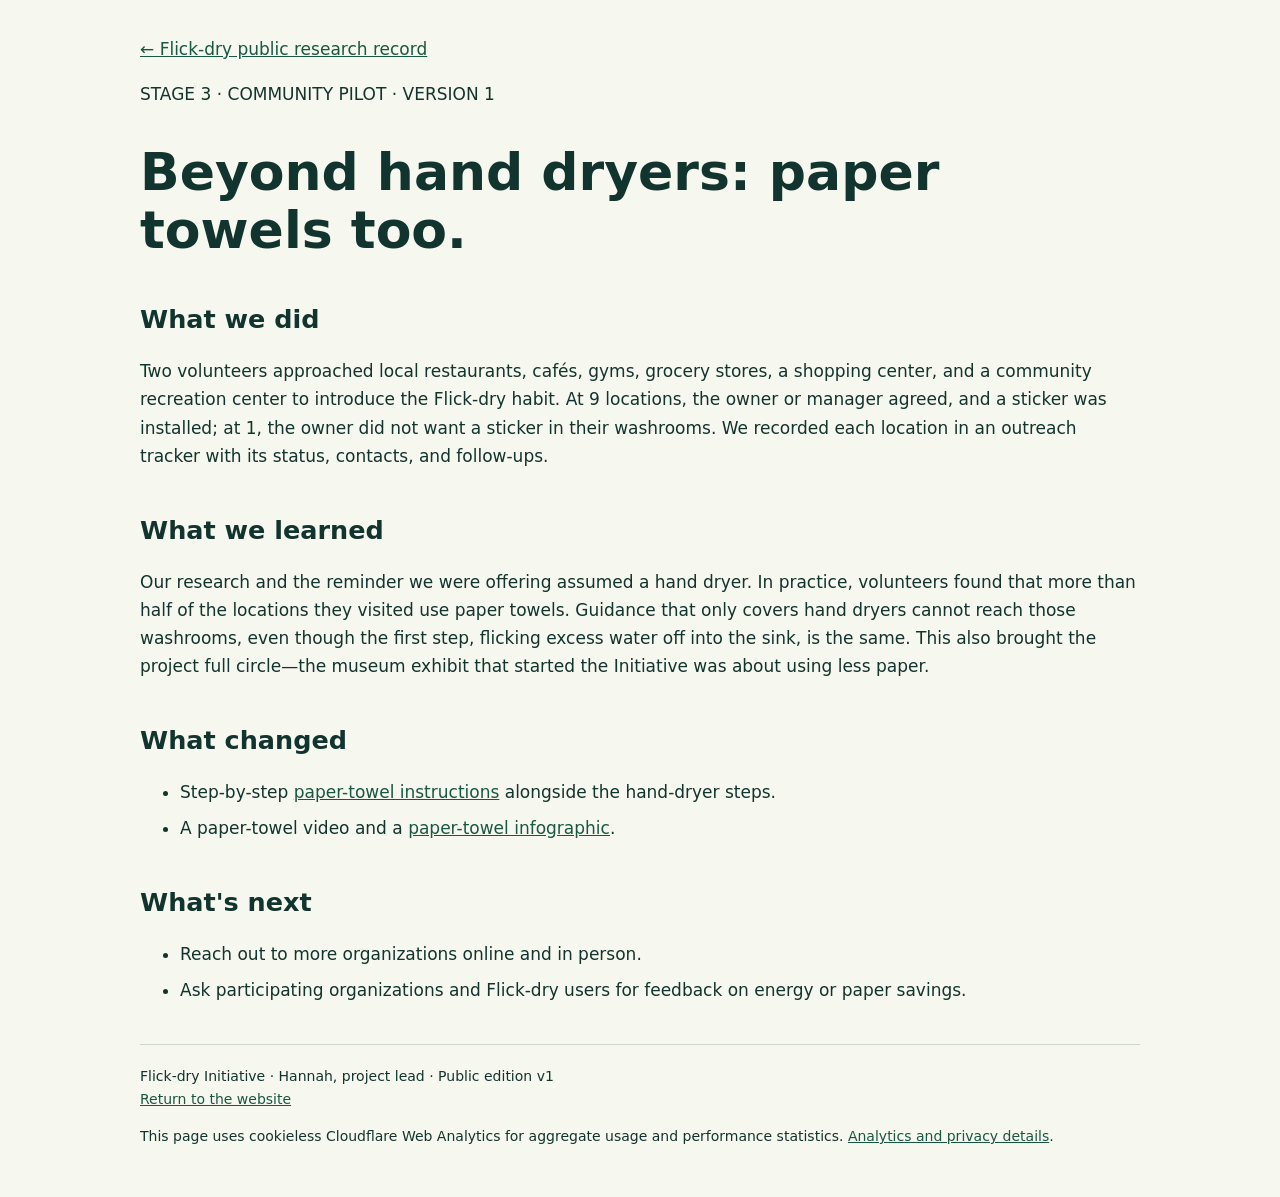
<file: research/stage-3/index.html>
<!doctype html>
<html lang="en">

<head>
  <meta charset="utf-8">
  <meta name="viewport" content="width=device-width, initial-scale=1">
  <meta name="description"
    content="Stage 3 community pilot: volunteers offered Flick-dry stickers to local businesses, found that not every washroom has a dryer, and extended our guidance to paper towels.">
  <title>Stage 3 community pilot — Flick-dry Initiative</title>
  <link rel="canonical" href="https://flick-dryinitiative.org/research/stage-3/">
  <link rel="icon" href="../../assets/images/logo-v5.svg" type="image/svg+xml">
  <link rel="icon" href="../../assets/images/favicon-32-v5.png" type="image/png" sizes="32x32">
  <link rel="apple-touch-icon" href="../../assets/images/apple-touch-icon-v5.png">
  <meta property="og:type" content="website">
  <meta property="og:site_name" content="Flick-dry Initiative">
  <meta property="og:locale" content="en_CA">
  <meta property="og:title" content="Stage 3 community pilot — Flick-dry Initiative">
  <meta property="og:description"
    content="Volunteer outreach found that some local washrooms use paper towels rather than hand dryers, so Flick-dry guidance now covers both. Nine businesses display our sticker.">
  <meta property="og:url" content="https://flick-dryinitiative.org/research/stage-3/">
  <meta property="og:image" content="https://flick-dryinitiative.org/assets/images/share-card-v5.png">
  <meta property="og:image:type" content="image/png">
  <meta property="og:image:width" content="1200">
  <meta property="og:image:height" content="630">
  <meta property="og:image:alt"
    content="Flick-dry Initiative — Flick first. Dry smarter. Hands flicking water into a sink, then drying with a hand dryer or a paper towel.">
  <meta name="twitter:card" content="summary_large_image">
  <meta name="twitter:title" content="Stage 3 community pilot — Flick-dry Initiative">
  <meta name="twitter:description"
    content="Volunteer outreach found that some local washrooms use paper towels rather than hand dryers, so Flick-dry guidance now covers both. Nine businesses display our sticker.">
  <meta name="twitter:image" content="https://flick-dryinitiative.org/assets/images/share-card-v5.png">
  <meta name="twitter:image:alt"
    content="Flick-dry Initiative — Flick first. Dry smarter. Hands flicking water into a sink, then drying with a hand dryer or a paper towel.">
  <style>
    body {
      font: 17px/1.65 system-ui, sans-serif;
      color: #12342e;
      background: #f6f7ee;
      margin: 0
    }

    main {
      max-width: 1000px;
      margin: auto;
      padding: 35px 5%
    }

    a {
      color: #185842
    }

    h1 {
      font-size: clamp(32px, 5vw, 52px);
      line-height: 1.12
    }

    h2 {
      margin-top: 45px;
      line-height: 1.25
    }

    .note {
      background: #e4edcf;
      border-left: 4px solid #185842;
      padding: 20px
    }

    .scroll {
      overflow-x: auto
    }

    table {
      border-collapse: collapse;
      width: 100%;
      font-size: 14px
    }

    th,
    td {
      text-align: left;
      padding: 12px;
      border-bottom: 1px solid #cad7c8
    }

    caption {
      text-align: left;
      margin-bottom: 15px
    }

    svg {
      width: 100%;
      height: auto
    }

    li {
      margin: 8px 0
    }

    a:focus-visible {
      outline: 3px solid #ad591c;
      outline-offset: 4px
    }

    footer {
      border-top: 1px solid #cad7c8;
      margin-top: 40px;
      padding-top: 20px;
      font-size: 14px
    }
  </style>
</head>

<body>
  <main><a href="../../#research">← Flick-dry public research record</a>
    <p>STAGE 3 · COMMUNITY PILOT · VERSION 1</p>
    <h1>Beyond hand dryers: paper towels too.</h1>
    <h2>What we did</h2>
    <p>Two volunteers approached local restaurants, cafés, gyms, grocery stores, a shopping center, and a community
      recreation center to introduce the Flick-dry habit. At 9 locations, the owner or manager agreed, and a sticker was
      installed; at 1, the owner did not want a sticker in their washrooms. We recorded each location in an outreach
      tracker with its status, contacts, and follow-ups.</p>

    <h2>What we learned</h2>
    <p>Our research and the reminder we were offering assumed a hand dryer. In practice, volunteers found that more than
      half of the locations they visited use paper towels. Guidance that only covers hand dryers cannot reach those
      washrooms, even though the first step, flicking excess water off into the sink, is the same. This also brought the
      project full circle—the museum exhibit that started the Initiative was about using less paper.</p>

    <h2>What changed</h2>
    <ul>
      <li>Step-by-step <a href="../../#paper-towels">paper-towel instructions</a> alongside the hand-dryer
        steps.</li>
      <li>A paper-towel video and a <a href="../../assets/images/wash-flick-dry-paper-towels-v5.svg">paper-towel
          infographic</a>.</li>
    </ul>

    <h2>What's next</h2>
    <ul>
      <li>Reach out to more organizations online and in person.</li>
      <li>Ask participating organizations and Flick-dry users for feedback on energy or paper savings.</li>
    </ul>

    <footer>Flick-dry Initiative · Hannah, project lead · Public edition v1<br><a
        href="../../#research">Return to the website</a>
      <p>This page uses cookieless Cloudflare Web Analytics for aggregate usage and performance statistics.
        <a href="../../privacy/#analytics">Analytics and privacy details</a>.
      </p>
    </footer>
  </main>
  <!-- Cloudflare Web Analytics -->
  <script type="module" src="https://static.cloudflareinsights.com/beacon.min.js"
    data-cf-beacon='{"token": "bb09c1bdc38b4dc6b11221caf2ec21e2"}'></script>
  <!-- End Cloudflare Web Analytics -->
</body>

</html>
</file>
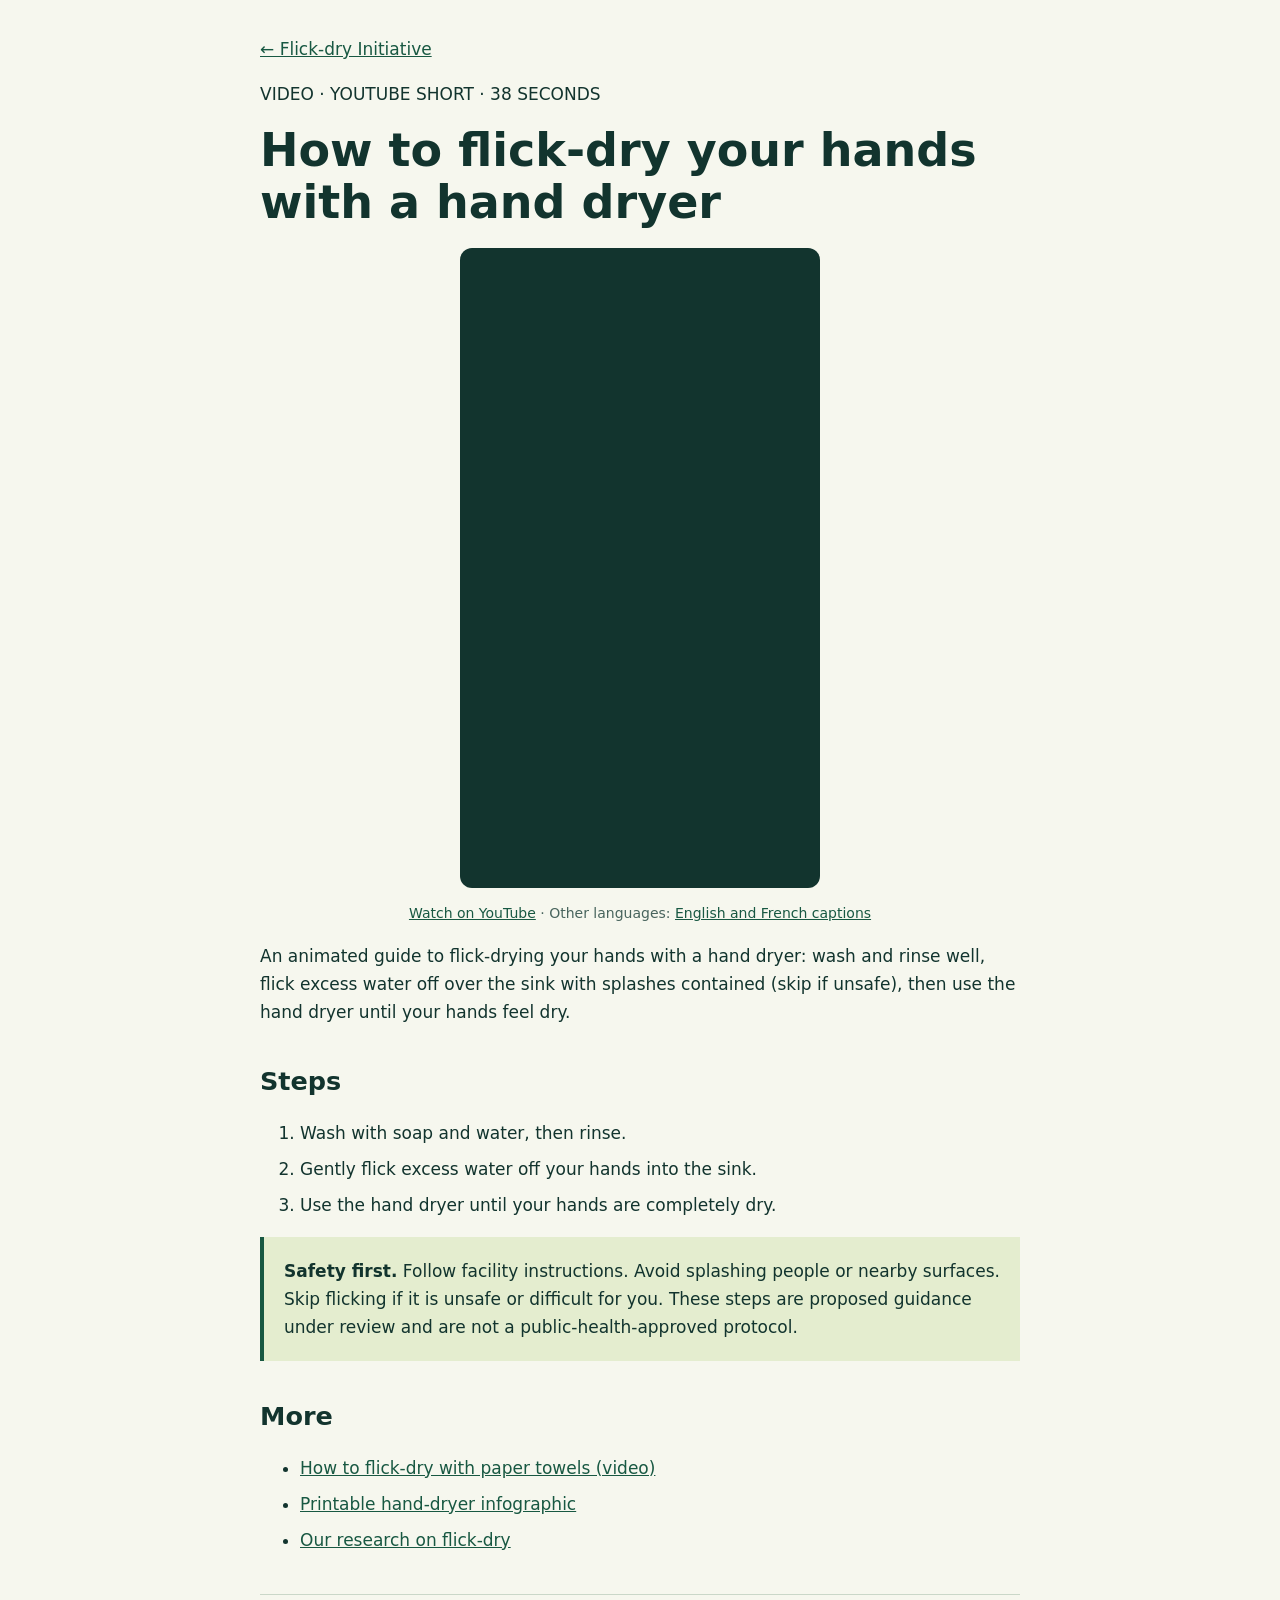
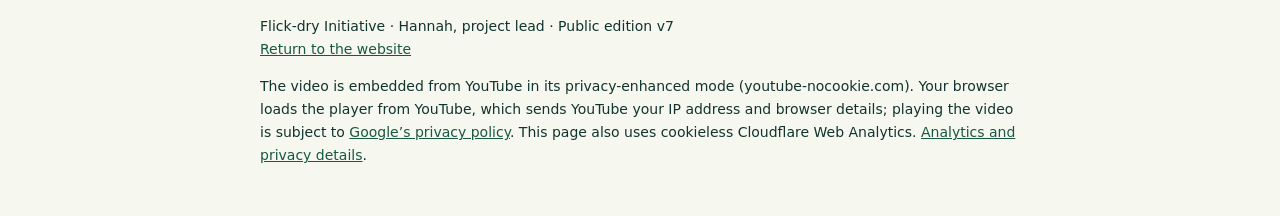
<file: videos/hand-dryer/index.html>
<!doctype html>
<html lang="en">

<head>
  <meta charset="utf-8">
  <meta name="viewport" content="width=device-width, initial-scale=1">
  <meta name="description"
    content="An animated guide to flick-drying your hands with a hand dryer: wash and rinse well, flick excess water off over the sink with splashes contained (skip if unsafe), then use the hand dryer until your hands feel dry.">
  <title>How to flick-dry your hands with a hand dryer (video) — Flick-dry Initiative</title>
  <link rel="canonical" href="https://flick-dryinitiative.org/videos/hand-dryer/">
  <link rel="icon" href="../../assets/images/logo-v5.svg" type="image/svg+xml">
  <link rel="icon" href="../../assets/images/favicon-32-v5.png" type="image/png" sizes="32x32">
  <link rel="apple-touch-icon" href="../../assets/images/apple-touch-icon-v5.png">
  <meta property="og:type" content="website">
  <meta property="og:site_name" content="Flick-dry Initiative">
  <meta property="og:locale" content="en_CA">
  <meta property="og:title" content="How to flick-dry your hands with a hand dryer">
  <meta property="og:description"
    content="An animated guide to flick-drying your hands with a hand dryer: wash and rinse well, flick excess water off over the sink with splashes contained (skip if unsafe), then use the hand dryer until your hands feel dry.">
  <meta property="og:url" content="https://flick-dryinitiative.org/videos/hand-dryer/">
  <meta property="og:image" content="https://flick-dryinitiative.org/assets/images/share-card-v5.png">
  <meta property="og:image:type" content="image/png">
  <meta property="og:image:width" content="1200">
  <meta property="og:image:height" content="630">
  <meta property="og:image:alt"
    content="Flick-dry Initiative — Flick first. Dry smarter. Hands flicking water into a sink, then drying with a hand dryer or a paper towel.">
  <meta name="twitter:card" content="summary_large_image">
  <meta name="twitter:title" content="How to flick-dry your hands with a hand dryer">
  <meta name="twitter:description"
    content="An animated guide to flick-drying your hands with a hand dryer: wash and rinse well, flick excess water off over the sink with splashes contained (skip if unsafe), then use the hand dryer until your hands feel dry.">
  <meta name="twitter:image" content="https://flick-dryinitiative.org/assets/images/share-card-v5.png">
  <meta name="twitter:image:alt"
    content="Flick-dry Initiative — Flick first. Dry smarter. Hands flicking water into a sink, then drying with a hand dryer or a paper towel.">
  <script type="application/ld+json">
{
  "@context": "https://schema.org",
  "@graph": [
    {
      "@type": "WebPage",
      "@id": "https://flick-dryinitiative.org/videos/hand-dryer/",
      "url": "https://flick-dryinitiative.org/videos/hand-dryer/",
      "name": "How to flick-dry your hands with a hand dryer — Flick-dry Initiative",
      "mainEntity": {
        "@id": "https://flick-dryinitiative.org/videos/hand-dryer/#video"
      },
      "isPartOf": {
        "@type": "WebSite",
        "name": "Flick-dry Initiative",
        "url": "https://flick-dryinitiative.org/"
      }
    },
    {
      "@type": "VideoObject",
      "@id": "https://flick-dryinitiative.org/videos/hand-dryer/#video",
      "name": "How to flick-dry your hands with a hand dryer",
      "description": "An animated guide to flick-drying your hands with a hand dryer: wash and rinse well, flick excess water off over the sink with splashes contained (skip if unsafe), then use the hand dryer until your hands feel dry.",
      "thumbnailUrl": "https://i.ytimg.com/vi/KuhwQ-MNEbQ/maxresdefault.jpg",
      "uploadDate": "2026-10-08T17:45:24-07:00",
      "duration": "PT38.3S",
      "embedUrl": "https://www.youtube-nocookie.com/embed/KuhwQ-MNEbQ",
      "url": "https://flick-dryinitiative.org/videos/hand-dryer/",
      "publisher": {
        "@type": "Organization",
        "@id": "https://flick-dryinitiative.org/#organization",
        "name": "Flick-dry Initiative",
        "logo": {
          "@type": "ImageObject",
          "url": "https://flick-dryinitiative.org/assets/images/logo-512-v5.png"
        }
      },
      "isFamilyFriendly": true,
      "inLanguage": "en"
    }
  ]
}
  </script>
  <style>
    body {
      font: 17px/1.65 system-ui, sans-serif;
      color: #12342e;
      background: #f6f7ee;
      margin: 0
    }

    main {
      max-width: 760px;
      margin: auto;
      padding: 35px 5%
    }

    a {
      color: #185842
    }

    h1 {
      font-size: clamp(30px, 5vw, 46px);
      line-height: 1.12;
      margin: 10px 0 20px
    }

    h2 {
      margin-top: 40px;
      line-height: 1.25
    }

    .player {
      display: block;
      width: 100%;
      max-width: 360px;
      aspect-ratio: 9/16;
      height: auto;
      margin: 0 auto;
      border: 0;
      border-radius: 12px;
      background: #12342e
    }

    .meta {
      text-align: center;
      font-size: 14px;
      color: #48645d
    }

    .note {
      background: #e4edcf;
      border-left: 4px solid #185842;
      padding: 20px
    }

    li {
      margin: 8px 0
    }

    a:focus-visible {
      outline: 3px solid #ad591c;
      outline-offset: 4px
    }

    footer {
      border-top: 1px solid #cad7c8;
      margin-top: 40px;
      padding-top: 20px;
      font-size: 14px
    }
  </style>
</head>

<body>
  <main><a href="../../#hand-dryer">← Flick-dry Initiative</a>
    <p>VIDEO · YOUTUBE SHORT · 38 SECONDS</p>
    <h1>How to flick-dry your hands with a hand dryer</h1>
    <iframe class="player" src="https://www.youtube-nocookie.com/embed/KuhwQ-MNEbQ"
      title="How to flick-dry your hands with a hand dryer" width="360" height="640"
      referrerpolicy="strict-origin-when-cross-origin"
      allow="accelerometer; autoplay; clipboard-write; encrypted-media; gyroscope; picture-in-picture; web-share"
      allowfullscreen></iframe>
    <p class="meta"><a href="https://youtube.com/shorts/KuhwQ-MNEbQ" target="_blank" rel="noopener noreferrer">Watch
        on YouTube</a> · Other languages: <a href="https://youtube.com/shorts/5_UXkyJSIRg" target="_blank"
        rel="noopener noreferrer">English and French captions</a></p>
    <p>An animated guide to flick-drying your hands with a hand dryer: wash and rinse well, flick excess water off over the sink with splashes contained (skip if unsafe), then use the hand dryer until your hands feel dry.</p>

    <h2>Steps</h2>
    <ol>
      <li>Wash with soap and water, then rinse.</li>
      <li>Gently flick excess water off your hands into the sink.</li>
      <li>Use the hand dryer until your hands are completely dry.</li>
    </ol>
    <p class="note"><strong>Safety first.</strong> Follow facility instructions. Avoid splashing people or nearby
      surfaces. Skip flicking if it is unsafe or difficult for you. These steps are proposed guidance under review
      and are not a public-health-approved protocol.</p>

    <h2>More</h2>
    <ul>
      <li><a href="../paper-towels/">How to flick-dry with paper towels (video)</a></li>
      <li><a href="../../assets/images/wash-flick-dry-hand-dryer-v5.svg">Printable hand-dryer infographic</a></li>
      <li><a href="../../#research">Our research on flick-dry</a></li>
    </ul>

    <footer>Flick-dry Initiative · Hannah, project lead · Public edition v7<br><a href="../../">Return to the website</a>
      <p>The video is embedded from YouTube in its privacy-enhanced mode (youtube-nocookie.com). Your browser loads
        the player from YouTube, which sends YouTube your IP address and browser details; playing the video is subject
        to <a href="https://policies.google.com/privacy">Google’s privacy policy</a>. This page also uses
        cookieless Cloudflare Web Analytics. <a href="../../privacy/#analytics">Analytics and privacy details</a>.</p>
    </footer>
  </main>
  <!-- Cloudflare Web Analytics -->
  <script type="module" src="https://static.cloudflareinsights.com/beacon.min.js"
    data-cf-beacon='{"token": "bb09c1bdc38b4dc6b11221caf2ec21e2"}'></script>
  <!-- End Cloudflare Web Analytics -->
</body>

</html>
</file>
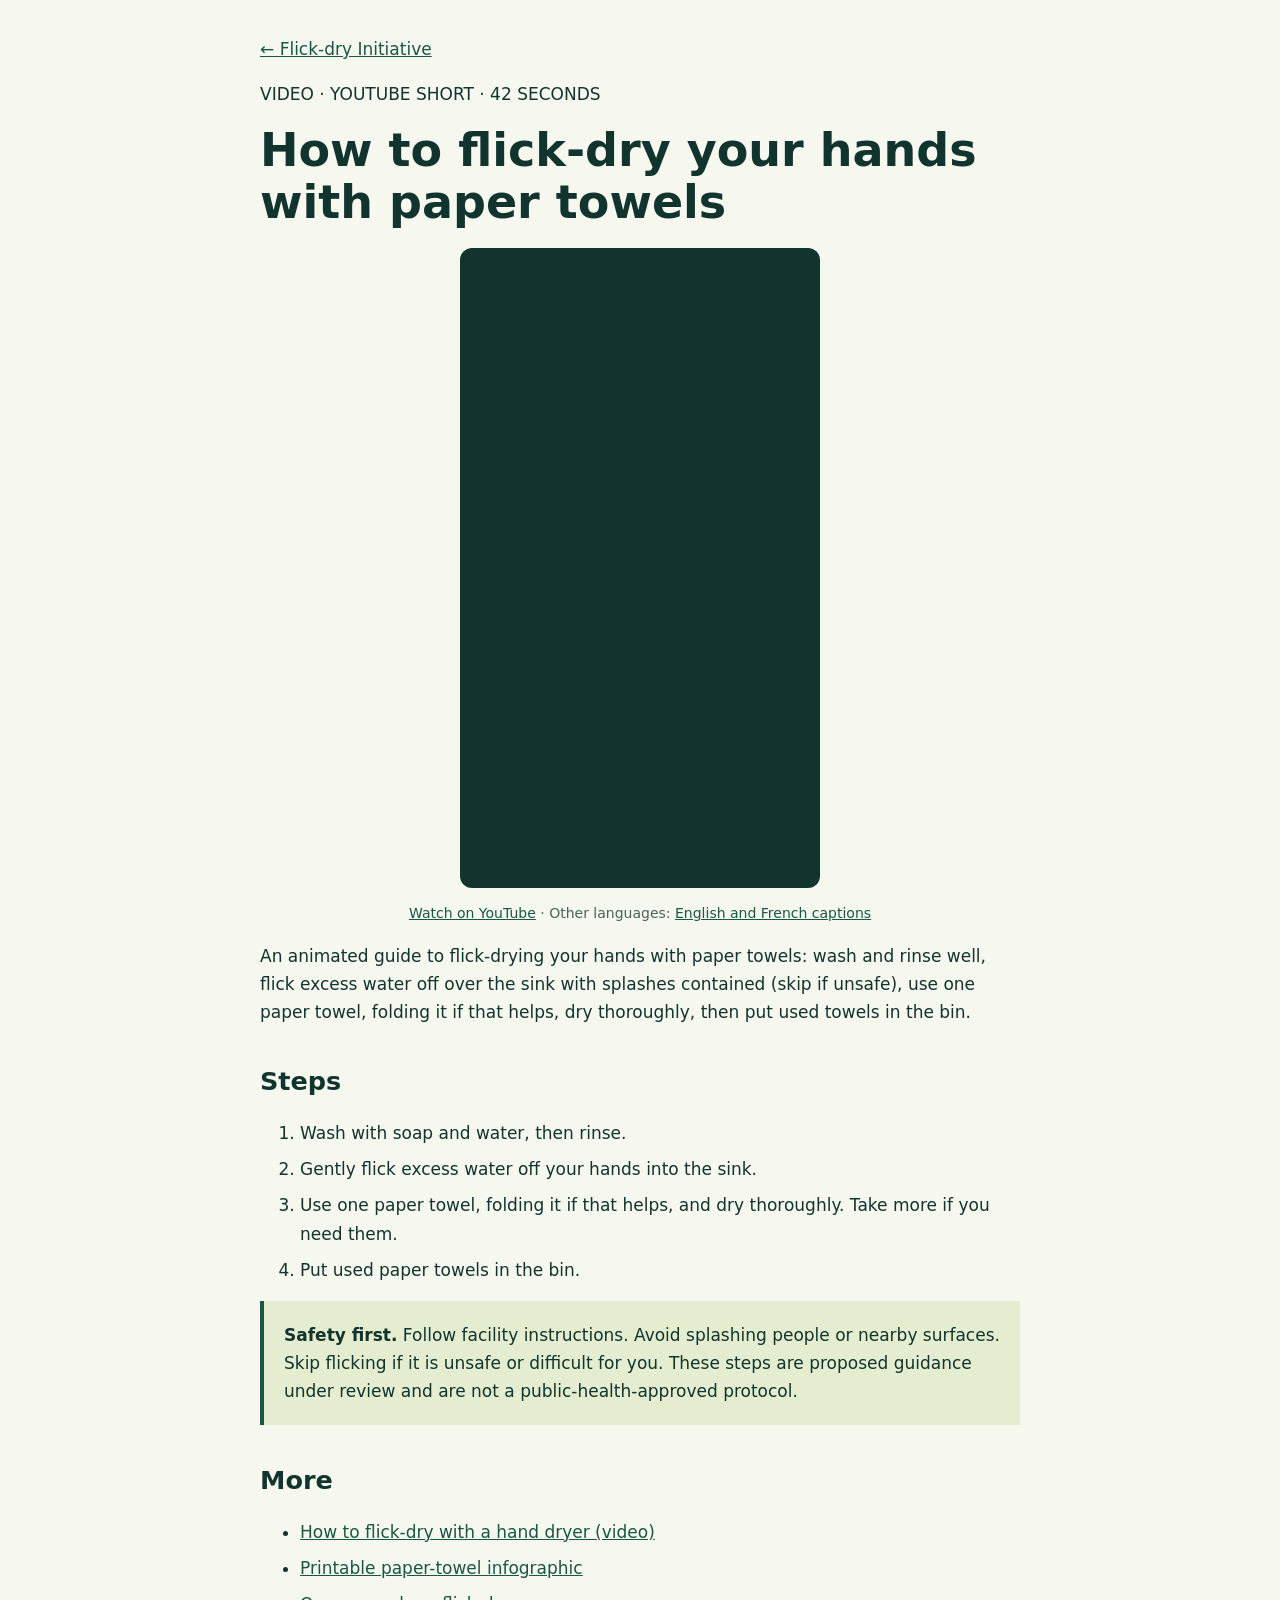
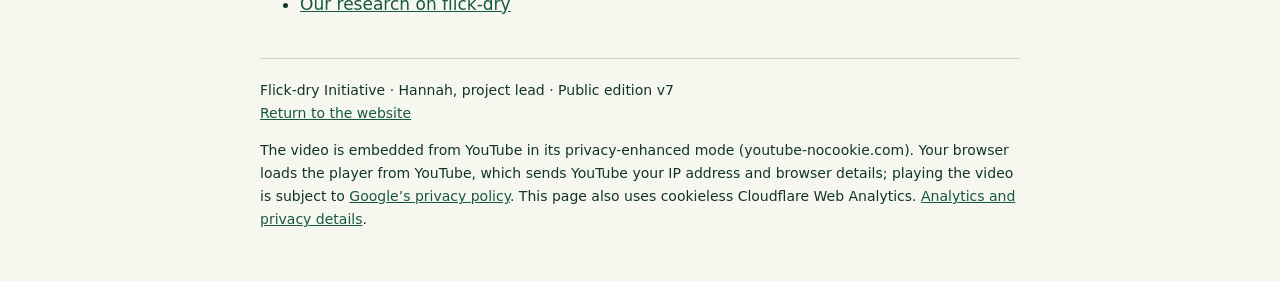
<file: videos/paper-towels/index.html>
<!doctype html>
<html lang="en">

<head>
  <meta charset="utf-8">
  <meta name="viewport" content="width=device-width, initial-scale=1">
  <meta name="description"
    content="An animated guide to flick-drying your hands with paper towels: wash and rinse well, flick excess water off over the sink with splashes contained (skip if unsafe), use one paper towel, folding it if that helps, dry thoroughly, then put used towels in the bin.">
  <title>How to flick-dry your hands with paper towels (video) — Flick-dry Initiative</title>
  <link rel="canonical" href="https://flick-dryinitiative.org/videos/paper-towels/">
  <link rel="icon" href="../../assets/images/logo-v5.svg" type="image/svg+xml">
  <link rel="icon" href="../../assets/images/favicon-32-v5.png" type="image/png" sizes="32x32">
  <link rel="apple-touch-icon" href="../../assets/images/apple-touch-icon-v5.png">
  <meta property="og:type" content="website">
  <meta property="og:site_name" content="Flick-dry Initiative">
  <meta property="og:locale" content="en_CA">
  <meta property="og:title" content="How to flick-dry your hands with paper towels">
  <meta property="og:description"
    content="An animated guide to flick-drying your hands with paper towels: wash and rinse well, flick excess water off over the sink with splashes contained (skip if unsafe), use one paper towel, folding it if that helps, dry thoroughly, then put used towels in the bin.">
  <meta property="og:url" content="https://flick-dryinitiative.org/videos/paper-towels/">
  <meta property="og:image" content="https://flick-dryinitiative.org/assets/images/share-card-v5.png">
  <meta property="og:image:type" content="image/png">
  <meta property="og:image:width" content="1200">
  <meta property="og:image:height" content="630">
  <meta property="og:image:alt"
    content="Flick-dry Initiative — Flick first. Dry smarter. Hands flicking water into a sink, then drying with a hand dryer or a paper towel.">
  <meta name="twitter:card" content="summary_large_image">
  <meta name="twitter:title" content="How to flick-dry your hands with paper towels">
  <meta name="twitter:description"
    content="An animated guide to flick-drying your hands with paper towels: wash and rinse well, flick excess water off over the sink with splashes contained (skip if unsafe), use one paper towel, folding it if that helps, dry thoroughly, then put used towels in the bin.">
  <meta name="twitter:image" content="https://flick-dryinitiative.org/assets/images/share-card-v5.png">
  <meta name="twitter:image:alt"
    content="Flick-dry Initiative — Flick first. Dry smarter. Hands flicking water into a sink, then drying with a hand dryer or a paper towel.">
  <script type="application/ld+json">
{
  "@context": "https://schema.org",
  "@graph": [
    {
      "@type": "WebPage",
      "@id": "https://flick-dryinitiative.org/videos/paper-towels/",
      "url": "https://flick-dryinitiative.org/videos/paper-towels/",
      "name": "How to flick-dry your hands with paper towels — Flick-dry Initiative",
      "mainEntity": {
        "@id": "https://flick-dryinitiative.org/videos/paper-towels/#video"
      },
      "isPartOf": {
        "@type": "WebSite",
        "name": "Flick-dry Initiative",
        "url": "https://flick-dryinitiative.org/"
      }
    },
    {
      "@type": "VideoObject",
      "@id": "https://flick-dryinitiative.org/videos/paper-towels/#video",
      "name": "How to flick-dry your hands with paper towels",
      "description": "An animated guide to flick-drying your hands with paper towels: wash and rinse well, flick excess water off over the sink with splashes contained (skip if unsafe), use one paper towel, folding it if that helps, dry thoroughly, then put used towels in the bin.",
      "thumbnailUrl": "https://i.ytimg.com/vi/HedoPrI0a1o/maxresdefault.jpg",
      "uploadDate": "2026-10-08T17:49:49-07:00",
      "duration": "PT41.5S",
      "embedUrl": "https://www.youtube-nocookie.com/embed/HedoPrI0a1o",
      "url": "https://flick-dryinitiative.org/videos/paper-towels/",
      "publisher": {
        "@type": "Organization",
        "@id": "https://flick-dryinitiative.org/#organization",
        "name": "Flick-dry Initiative",
        "logo": {
          "@type": "ImageObject",
          "url": "https://flick-dryinitiative.org/assets/images/logo-512-v5.png"
        }
      },
      "isFamilyFriendly": true,
      "inLanguage": "en"
    }
  ]
}
  </script>
  <style>
    body {
      font: 17px/1.65 system-ui, sans-serif;
      color: #12342e;
      background: #f6f7ee;
      margin: 0
    }

    main {
      max-width: 760px;
      margin: auto;
      padding: 35px 5%
    }

    a {
      color: #185842
    }

    h1 {
      font-size: clamp(30px, 5vw, 46px);
      line-height: 1.12;
      margin: 10px 0 20px
    }

    h2 {
      margin-top: 40px;
      line-height: 1.25
    }

    .player {
      display: block;
      width: 100%;
      max-width: 360px;
      aspect-ratio: 9/16;
      height: auto;
      margin: 0 auto;
      border: 0;
      border-radius: 12px;
      background: #12342e
    }

    .meta {
      text-align: center;
      font-size: 14px;
      color: #48645d
    }

    .note {
      background: #e4edcf;
      border-left: 4px solid #185842;
      padding: 20px
    }

    li {
      margin: 8px 0
    }

    a:focus-visible {
      outline: 3px solid #ad591c;
      outline-offset: 4px
    }

    footer {
      border-top: 1px solid #cad7c8;
      margin-top: 40px;
      padding-top: 20px;
      font-size: 14px
    }
  </style>
</head>

<body>
  <main><a href="../../#paper-towels">← Flick-dry Initiative</a>
    <p>VIDEO · YOUTUBE SHORT · 42 SECONDS</p>
    <h1>How to flick-dry your hands with paper towels</h1>
    <iframe class="player" src="https://www.youtube-nocookie.com/embed/HedoPrI0a1o"
      title="How to flick-dry your hands with paper towels" width="360" height="640"
      referrerpolicy="strict-origin-when-cross-origin"
      allow="accelerometer; autoplay; clipboard-write; encrypted-media; gyroscope; picture-in-picture; web-share"
      allowfullscreen></iframe>
    <p class="meta"><a href="https://youtube.com/shorts/HedoPrI0a1o" target="_blank" rel="noopener noreferrer">Watch
        on YouTube</a> · Other languages: <a href="https://youtube.com/shorts/8ExP6_8f-TA" target="_blank"
        rel="noopener noreferrer">English and French captions</a></p>
    <p>An animated guide to flick-drying your hands with paper towels: wash and rinse well, flick excess water off over the sink with splashes contained (skip if unsafe), use one paper towel, folding it if that helps, dry thoroughly, then put used towels in the bin.</p>

    <h2>Steps</h2>
    <ol>
      <li>Wash with soap and water, then rinse.</li>
      <li>Gently flick excess water off your hands into the sink.</li>
      <li>Use one paper towel, folding it if that helps, and dry thoroughly. Take more if you need them.</li>
      <li>Put used paper towels in the bin.</li>
    </ol>
    <p class="note"><strong>Safety first.</strong> Follow facility instructions. Avoid splashing people or nearby
      surfaces. Skip flicking if it is unsafe or difficult for you. These steps are proposed guidance under review
      and are not a public-health-approved protocol.</p>

    <h2>More</h2>
    <ul>
      <li><a href="../hand-dryer/">How to flick-dry with a hand dryer (video)</a></li>
      <li><a href="../../assets/images/wash-flick-dry-paper-towels-v5.svg">Printable paper-towel infographic</a></li>
      <li><a href="../../#research">Our research on flick-dry</a></li>
    </ul>

    <footer>Flick-dry Initiative · Hannah, project lead · Public edition v7<br><a href="../../">Return to the website</a>
      <p>The video is embedded from YouTube in its privacy-enhanced mode (youtube-nocookie.com). Your browser loads
        the player from YouTube, which sends YouTube your IP address and browser details; playing the video is subject
        to <a href="https://policies.google.com/privacy">Google’s privacy policy</a>. This page also uses
        cookieless Cloudflare Web Analytics. <a href="../../privacy/#analytics">Analytics and privacy details</a>.</p>
    </footer>
  </main>
  <!-- Cloudflare Web Analytics -->
  <script type="module" src="https://static.cloudflareinsights.com/beacon.min.js"
    data-cf-beacon='{"token": "bb09c1bdc38b4dc6b11221caf2ec21e2"}'></script>
  <!-- End Cloudflare Web Analytics -->
</body>

</html>
</file>
<file: community/community.css>
/* Directory-only styles: match the homepage without changing its sections. */
.community-page {
  --ink: #12342e;
  --muted: #48645d;
  --paper: #f6f7ee;
  --green: #185842;
  --line: #cdd9cc;
  margin: 0;
  background: var(--paper);
  color: var(--ink);
  font: 17px/1.65 system-ui, -apple-system, BlinkMacSystemFont, "Segoe UI", sans-serif;
  overflow-wrap: anywhere;
}
.community-page *, .community-page *::before, .community-page *::after { box-sizing: border-box; }
.community-wrap { width: min(1000px, 90%); margin-inline: auto; }
.community-page a { color: var(--green); text-underline-offset: 4px; }
.community-page a:hover { text-decoration-thickness: 3px; }
.community-page a:focus-visible { outline: 3px solid #ad591c; outline-offset: 5px; }
.community-skip { position: absolute; top: -90px; padding: 12px; background: white; z-index: 2; }
.community-skip:focus { top: 8px; }
.community-header { border-bottom: 1px solid var(--line); }
.community-bar { display: flex; align-items: center; justify-content: space-between; gap: 24px; padding-block: 25px; }
.community-brand { font-weight: 800; font-size: 19px; text-decoration: none; }
.community-brand img { margin-right: 10px; border-radius: 8px; }
.community-bar nav { display: flex; flex-wrap: wrap; gap: 4px 22px; font-size: 14px; }
.community-bar a { display: inline-flex; align-items: center; min-height: 44px; }
.community-bar nav a { text-decoration: none; }
.community-intro { max-width: 760px; padding-block: 56px 30px; }
.community-eyebrow { font-size: 12px; font-weight: 750; letter-spacing: .15em; text-transform: uppercase; }
.community-page h1 { font-size: clamp(36px, 5.5vw, 60px); line-height: 1.08; letter-spacing: -.045em; margin: 18px 0 24px; }
.community-page h2 { font-size: 24px; line-height: 1.25; letter-spacing: -.025em; margin: 0 0 14px; }
.community-page p { margin: 12px 0 20px; }
.community-lead { color: var(--muted); font-size: 22px; }
.community-section { margin-bottom: 40px; }
.community-section-lead, .community-placeholder { color: var(--muted); }
.community-placeholder { padding: 22px; border: 1px dashed var(--line); border-radius: 12px; }
.community-grid { list-style: none; margin: 0; padding: 0; display: grid; grid-template-columns: repeat(2, minmax(0, 1fr)); gap: 16px; }
.community-card { min-width: 0; border: 1px solid var(--line); border-radius: 12px; background: #fffefa; }
.community-card-copy { display: flex; flex-direction: column; height: 100%; padding: 22px; }
.community-card h3 { font-size: 21px; line-height: 1.25; letter-spacing: -.025em; margin: 0 0 8px; }
.community-card-copy > a { margin-top: auto; font-size: 15px; }
.community-acknowledgement-note { color: var(--muted); font-size: 14px; }
.community-card-copy p { color: var(--muted); font-size: 16px; margin: 0 0 10px; }
.community-card-copy a, .community-footer a { display: inline-flex; align-items: center; gap: 6px; min-height: 44px; }
.community-invitation { margin-block: 40px 56px; padding: 26px; background: #e7eddf; border-left: 4px solid var(--green); border-radius: 0 10px 10px 0; }
.community-invitation p { margin-bottom: 0; }
.community-page .community-button { display: inline-flex; align-items: center; min-height: 44px; margin-top: 16px; padding: 10px 20px; border-radius: 8px; background: var(--green); color: white; font-weight: 650; text-decoration: none; }
.community-footer { border-top: 1px solid var(--line); display: flex; justify-content: space-between; align-items: center; gap: 20px; padding-block: 24px 40px; font-size: 13px; color: var(--muted); }
@media (max-width: 700px) {
  .community-bar { align-items: flex-start; flex-direction: column; gap: 12px; padding-block: 16px; }
  .community-grid { grid-template-columns: minmax(0, 1fr); }
  .community-intro { padding-top: 36px; }
  .community-footer { align-items: flex-start; flex-direction: column; gap: 4px; }
}
@media (max-width: 480px) {
  .community-wrap { width: calc(100% - 32px); }
  .community-card-copy, .community-invitation { padding: 20px; }
}
@media print {
  .community-page { background: white; }
  .community-card { break-inside: avoid; }
}
</file>
